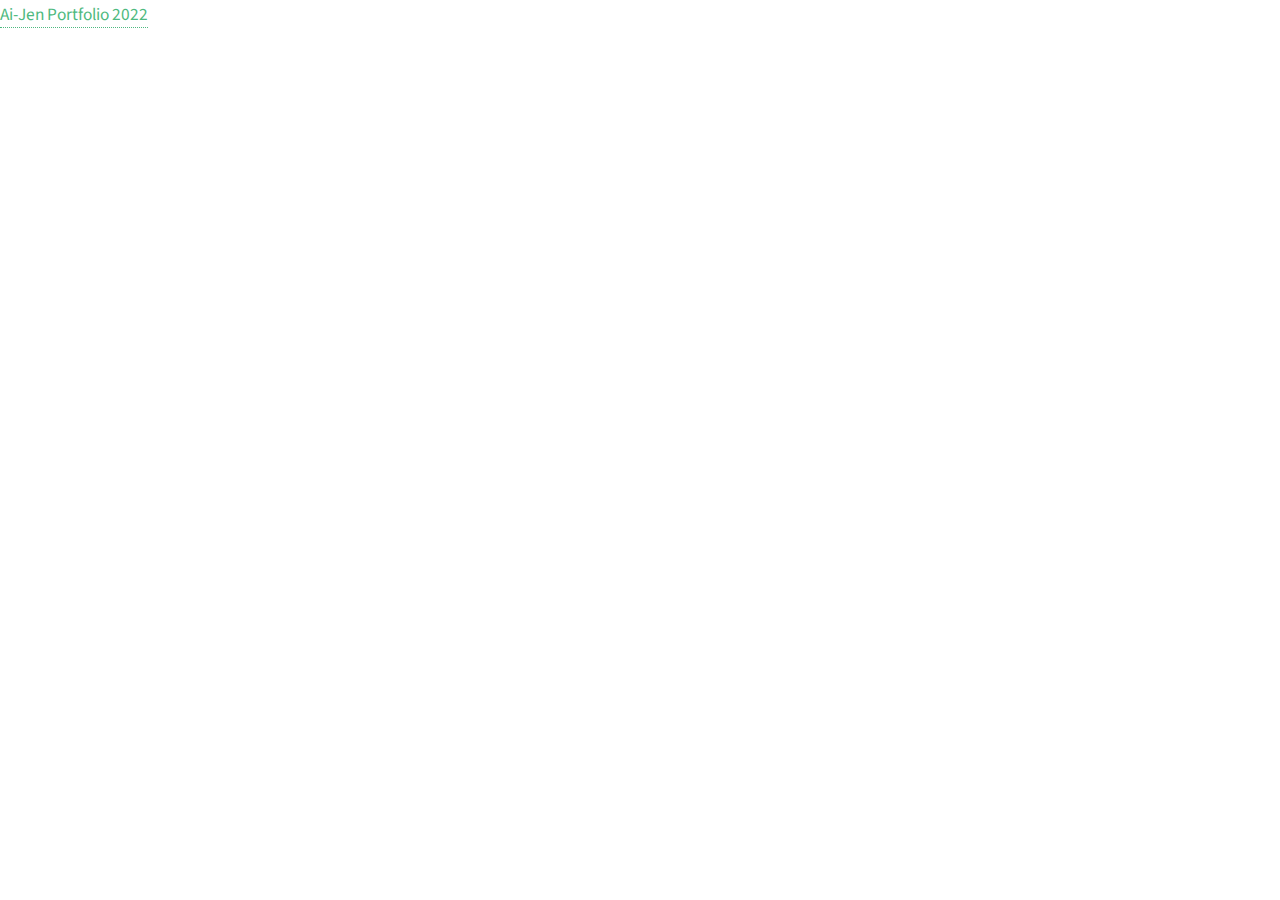
<file: jensite/index.html>
<!DOCTYPE HTML>
<!--
	Directive by HTML5 UP
	html5up.net | @ajlkn
	Free for personal and commercial use under the CCA 3.0 license (html5up.net/license)
-->
<html>
	<head>
		<title>Ai-Jen Jiang</title>
		<meta charset="utf-8" />
		<meta name="viewport" content="width=device-width, initial-scale=1, user-scalable=no" />
		<link rel="stylesheet" href="assets/css/main.css" />
	</head>
	<body class="is-preload">
		<div>
			<a href="https://online.flippingbook.com/view/764942723/" class="fbo-embed" data-fbo-id="764942723" data-fbo-ratio="16:9" data-fbo-lightbox="yes" data-fbo-width="100%" data-fbo-height="auto" data-fbo-version="1" style="max-width: 100%">Ai-Jen Portfolio 2022</a><script async defer src="https://online.flippingbook.com/EmbedScriptUrl.aspx?m=redir&hid=764942723"></script>
		</div>
	</body>
</html>
</file>
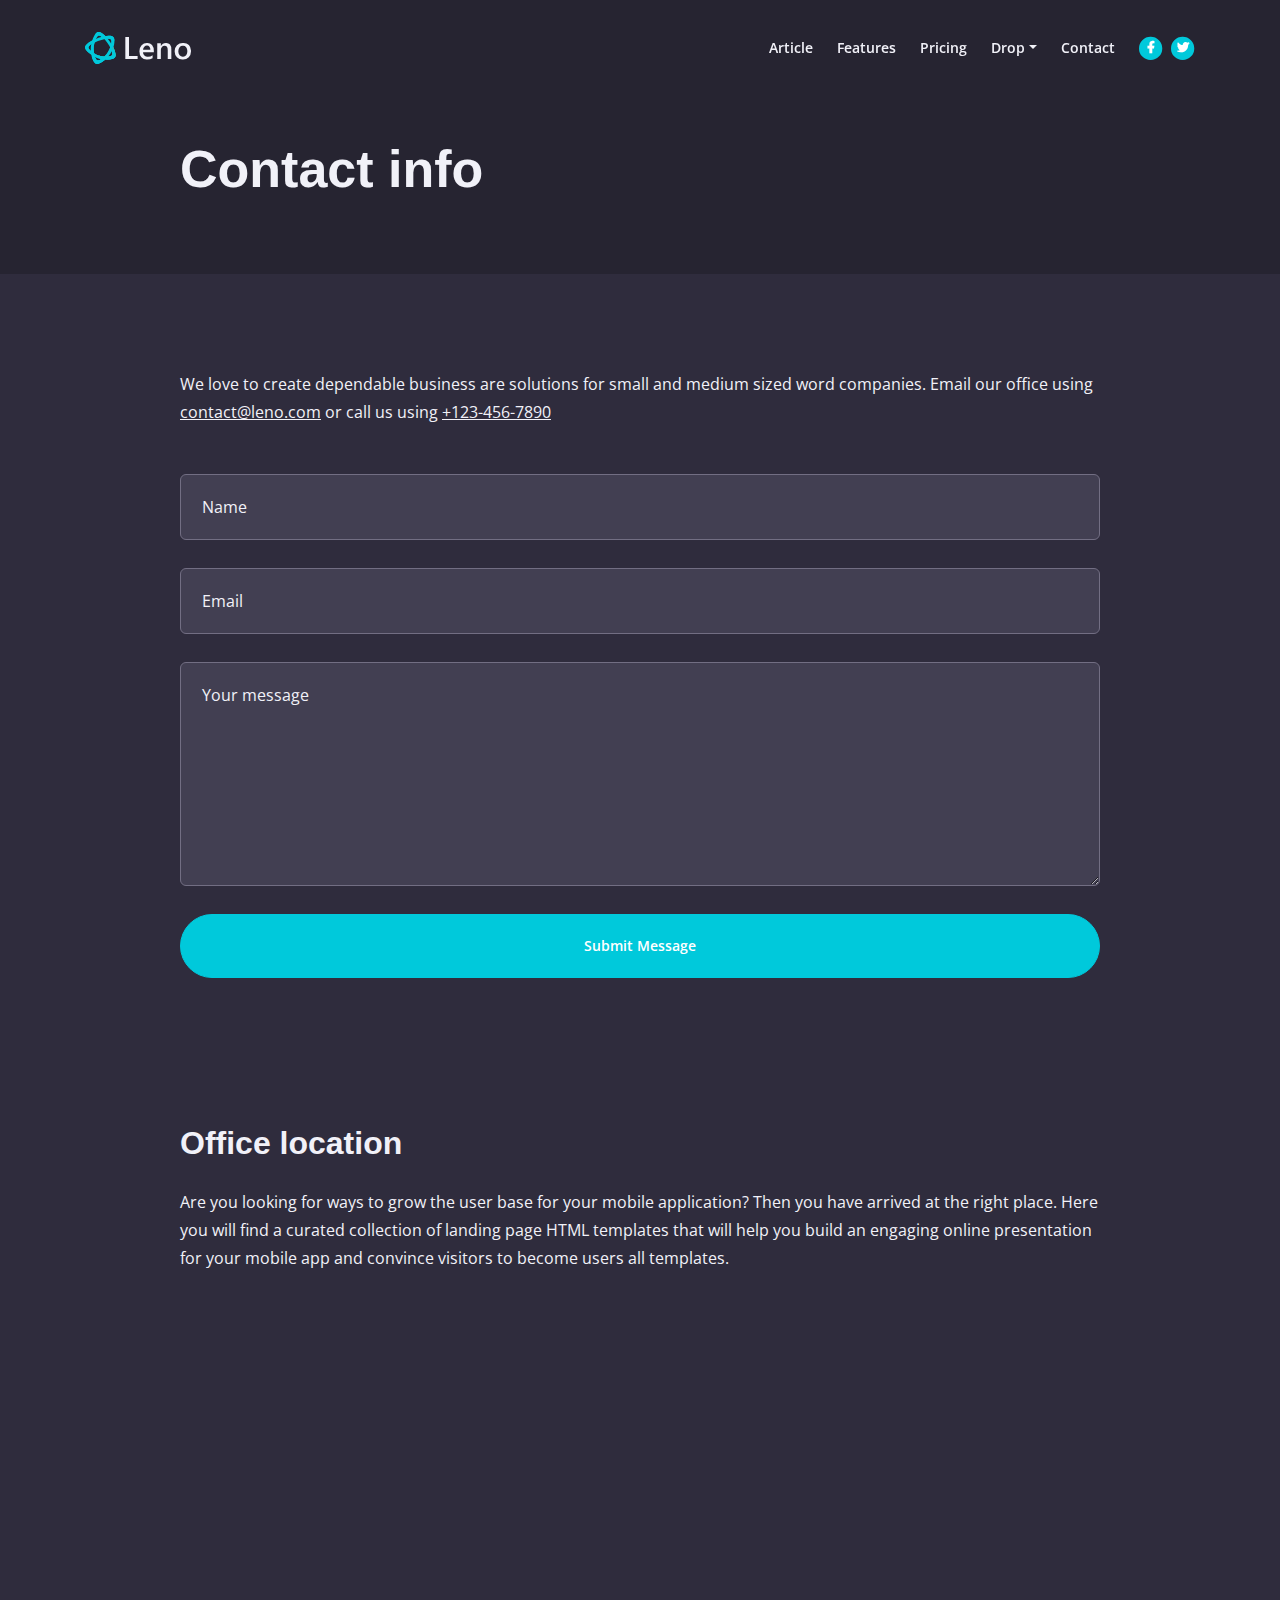
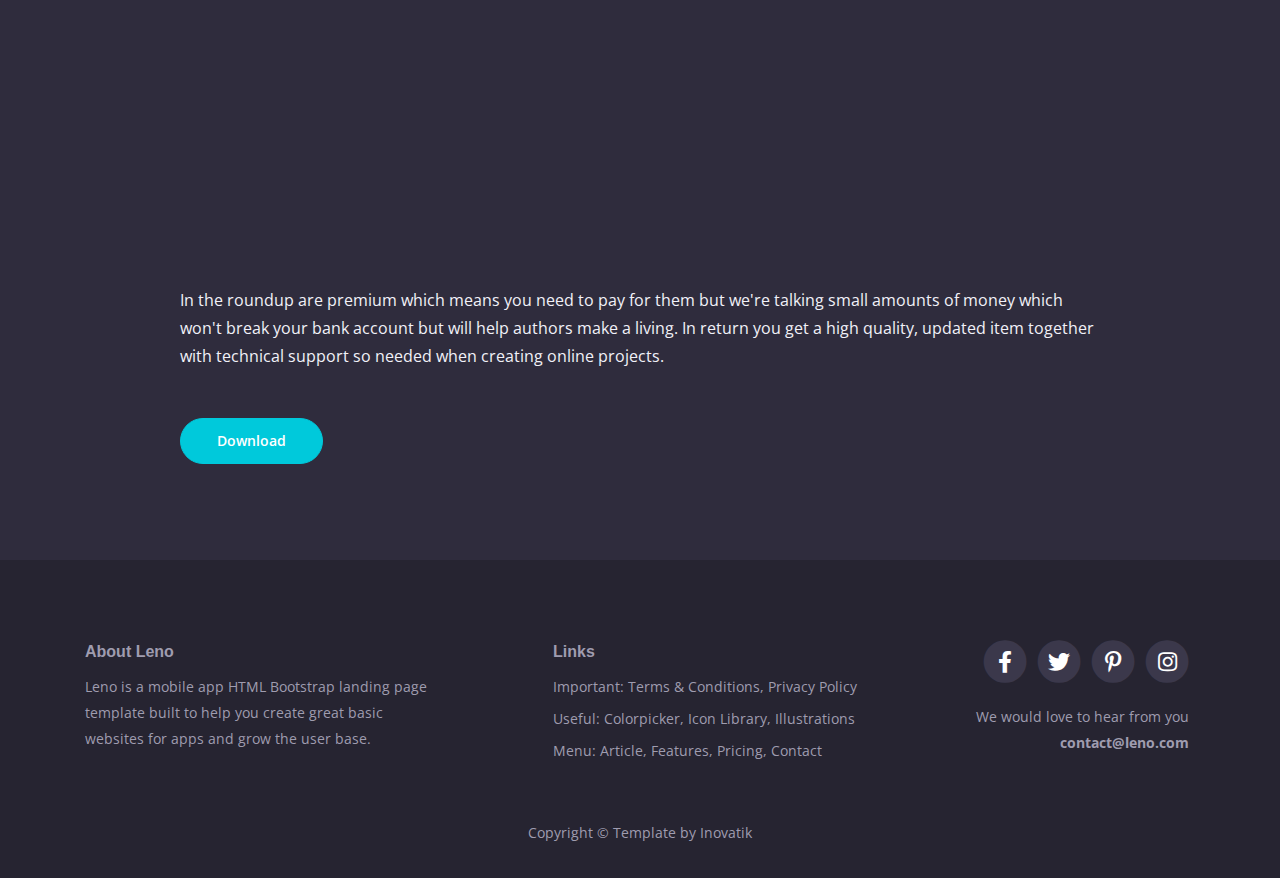
<file: web2/contact.html>
<!DOCTYPE html>
<html lang="en">
<head>
    <meta charset="utf-8">
    <meta name="viewport" content="width=device-width, initial-scale=1, shrink-to-fit=no">
    
    <!-- SEO Meta Tags -->
    <meta name="description" content="Leno is a mobile app landing page template made with HTML and Bootstrap to help you present mobile apps to the online audience and convince visitors to download from the app stores">
    <meta name="author" content="Inovatik">

    <!-- OG Meta Tags to improve the way the post looks when you share the page on LinkedIn, Facebook, Google+ -->
	<meta property="og:site_name" content="" /> <!-- website name -->
	<meta property="og:site" content="" /> <!-- website link -->
	<meta property="og:title" content=""/> <!-- title shown in the actual shared post -->
	<meta property="og:description" content="" /> <!-- description shown in the actual shared post -->
	<meta property="og:image" content="" /> <!-- image link, make sure it's jpg -->
	<meta property="og:url" content="" /> <!-- where do you want your post to link to -->
	<meta property="og:type" content="article" />

    <!-- Webpage Title -->
    <title>Contact Details - Leno</title>
    
    <!-- Styles -->
    <link href="https://fonts.googleapis.com/css2?family=Open+Sans:ital,wght@0,400;0,600;0,700;1,400&display=swap" rel="stylesheet">
    <link href="https://fonts.googleapis.com/css2?family=Poppins:wght@600&display=swap" rel="stylesheet">
    <link href="css/bootstrap.css" rel="stylesheet">
    <link href="css/fontawesome-all.css" rel="stylesheet">
    <link href="css/swiper.css" rel="stylesheet">
	<link href="css/magnific-popup.css" rel="stylesheet">
	<link href="css/styles.css" rel="stylesheet">
	
	<!-- Favicon  -->
    <link rel="icon" href="images/favicon.png">
</head>
<body data-spy="scroll" data-target=".fixed-top">
    
    <!-- Navigation -->
    <nav class="navbar navbar-expand-lg fixed-top navbar-dark">
        <div class="container">
            
            <!-- Text Logo - Use this if you don't have a graphic logo -->
            <!-- <a class="navbar-brand logo-text page-scroll" href="index.html">Leno</a> -->

            <!-- Image Logo -->
            <a class="navbar-brand logo-image" href="index.html"><img src="images/logo.svg" alt="alternative"></a> 

            <button class="navbar-toggler p-0 border-0" type="button" data-toggle="offcanvas">
                <span class="navbar-toggler-icon"></span>
            </button>

            <div class="navbar-collapse offcanvas-collapse" id="navbarsExampleDefault">
                <ul class="navbar-nav ml-auto">
                    <li class="nav-item">
                        <a class="nav-link page-scroll" href="article.html">Article <span class="sr-only">(current)</span></a>
                    </li>
                    <li class="nav-item">
                        <a class="nav-link page-scroll" href="features.html">Features</a>
                    </li>
                    <li class="nav-item">
                        <a class="nav-link page-scroll" href="pricing.html">Pricing</a>
                    </li>
                    <li class="nav-item dropdown">
                        <a class="nav-link dropdown-toggle" href="#" id="dropdown01" data-toggle="dropdown" aria-haspopup="true" aria-expanded="false">Drop</a>
                        <div class="dropdown-menu" aria-labelledby="dropdown01">
                            <a class="dropdown-item page-scroll" href="terms.html">Terms Conditions</a>
                            <div class="dropdown-divider"></div>
                            <a class="dropdown-item page-scroll" href="privacy.html">Privacy Policy</a>
                        </div>
                    </li>
                    <li class="nav-item">
                        <a class="nav-link page-scroll" href="contact.html">Contact</a>
                    </li>
                </ul>
                <span class="nav-item social-icons">
                    <span class="fa-stack">
                        <a href="#your-link">
                            <i class="fas fa-circle fa-stack-2x"></i>
                            <i class="fab fa-facebook-f fa-stack-1x"></i>
                        </a>
                    </span>
                    <span class="fa-stack">
                        <a href="#your-link">
                            <i class="fas fa-circle fa-stack-2x"></i>
                            <i class="fab fa-twitter fa-stack-1x"></i>
                        </a>
                    </span>
                </span>
            </div> <!-- end of navbar-collapse -->
        </div> <!-- end of container -->
    </nav> <!-- end of navbar -->
    <!-- end of navigation -->


    <!-- Header -->
    <header class="ex-header bg-dark-blue">
        <div class="container">
            <div class="row">
                <div class="col-xl-10 offset-xl-1">
                    <h1>Contact info</h1>
                </div> <!-- end of col -->
            </div> <!-- end of row -->
        </div> <!-- end of container -->
    </header> <!-- end of ex-header -->
    <!-- end of header -->


    <!-- Form -->
    <div class="ex-form-1 pt-6 pb-5">
        <div class="container">
            <div class="row">
                <div class="col-xl-10 offset-xl-1">
                    <p class="mb-5">We love to create dependable business are solutions for small and medium sized word companies. Email our office using <a href="mailto:contact@leno.com">contact@leno.com</a> or call us using <a href="tel:123-456-7890">+123-456-7890</a></p>
                    
                    <!-- Contact Form -->
                    <form id="contactForm" class="mb-6" data-toggle="validator" data-focus="false">
                        <div class="form-group">
                            <input type="text" class="form-control-input" id="cname" required>
                            <label class="label-control" for="cname">Name</label>
                            <div class="help-block with-errors"></div>
                        </div>
                        <div class="form-group">
                            <input type="email" class="form-control-input" id="cemail" required>
                            <label class="label-control" for="cemail">Email</label>
                            <div class="help-block with-errors"></div>
                        </div>
                        <div class="form-group">
                            <textarea class="form-control-textarea" id="cmessage" required></textarea>
                            <label class="label-control" for="cmessage">Your message</label>
                            <div class="help-block with-errors"></div>
                        </div>
                        <div class="form-group">
                            <button type="submit" class="form-control-submit-button">Submit Message</button>
                        </div>
                        <div class="form-message">
                            <div id="cmsgSubmit" class="h3 text-center hidden"></div>
                        </div>
                    </form>
                    <!-- end of contact form -->

                </div> <!-- end of col -->
            </div> <!-- end of row -->
        </div> <!-- end of container -->
    </div> <!-- end of ex-form-1 -->
    <!-- end of form -->


    <!-- Basic -->
    <div class="ex-basic-1">
        <div class="container">
            <div class="row">
                <div class="col-xl-10 offset-xl-1">
                    <h2 class="mb-4">Office location</h2>
                    <p class="mb-5">Are you looking for ways to grow the user base for your mobile application? Then you have arrived at the right place. Here you will find a curated collection of landing page HTML templates that will help you build an engaging online presentation for your mobile app and convince visitors to become users all templates.</p>
                        
                    <div class="map-responsive">
                        <iframe src="https://www.google.com/maps/embed?pb=!1m18!1m12!1m3!1d1241.5303553091994!2d-0.14076024298621118!3d51.51210217963597!2m3!1f0!2f0!3f0!3m2!1i1024!2i768!4f13.1!3m3!1m2!1s0x487604d502268421%3A0x6a7d62889992f993!2sRegent+St%2C+Soho%2C+London+W1B+5TH%2C+UK!5e0!3m2!1sen!2sro!4v1476174541049" allowfullscreen></iframe>
                    </div>
                        
                    <p class="mb-5">In the roundup are premium which means you need to pay for them but we're talking small amounts of money which won't break your bank account but will help authors make a living. In return you get a high quality, updated item together with technical support so needed when creating online projects.</p>
                    <a class="btn-solid-reg mb-6" href="index.html">Download</a>
                </div> <!-- end of col -->
            </div> <!-- end of row -->
        </div> <!-- end of container -->
    </div> <!-- end of ex-basic-1 -->
    <!-- end of basic -->


    <!-- Footer -->
    <div class="footer bg-dark-blue">
        <div class="container">
            <div class="row">
                <div class="col-lg-12">
                    <div class="footer-col first">
                        <h6>About Leno</h6>
                        <p class="p-small">Leno is a mobile app HTML Bootstrap landing page template built to help you create great basic websites for apps and grow the user base.</p>
                    </div> <!-- end of footer-col -->
                    <div class="footer-col second">
                        <h6>Links</h6>
                        <ul class="list-unstyled li-space-lg p-small">
                            <li>Important: <a href="terms.html">Terms & Conditions</a>, <a href="privacy.html">Privacy Policy</a></li>
                            <li>Useful: <a href="#">Colorpicker</a>, <a href="#">Icon Library</a>, <a href="#">Illustrations</a></li>
                            <li>Menu: <a href="article.html">Article</a>, <a href="features.html">Features</a>, <a href="pricing.html">Pricing</a>, <a href="contact.html">Contact</a></li>
                        </ul>
                    </div> <!-- end of footer-col -->
                    <div class="footer-col third">
                        <span class="fa-stack">
                            <a href="#your-link">
                                <i class="fas fa-circle fa-stack-2x"></i>
                                <i class="fab fa-facebook-f fa-stack-1x"></i>
                            </a>
                        </span>
                        <span class="fa-stack">
                            <a href="#your-link">
                                <i class="fas fa-circle fa-stack-2x"></i>
                                <i class="fab fa-twitter fa-stack-1x"></i>
                            </a>
                        </span>
                        <span class="fa-stack">
                            <a href="#your-link">
                                <i class="fas fa-circle fa-stack-2x"></i>
                                <i class="fab fa-pinterest-p fa-stack-1x"></i>
                            </a>
                        </span>
                        <span class="fa-stack">
                            <a href="#your-link">
                                <i class="fas fa-circle fa-stack-2x"></i>
                                <i class="fab fa-instagram fa-stack-1x"></i>
                            </a>
                        </span>
                        <p class="p-small">We would love to hear from you <a href="mailto:contact@leno.com"><strong>contact@leno.com</strong></a></p>
                    </div> <!-- end of footer-col -->
                </div> <!-- end of col -->
            </div> <!-- end of row -->
        </div> <!-- end of container -->
    </div> <!-- end of footer -->  
    <!-- end of footer -->


    <!-- Copyright -->
    <div class="copyright bg-dark-blue">
        <div class="container">
            <div class="row">
                <div class="col-lg-12">
                    <p class="p-small">Copyright © <a href="https://inovatik.com">Template by Inovatik</a></p>
                </div> <!-- end of col -->
            </div> <!-- enf of row -->
        </div> <!-- end of container -->
    </div> <!-- end of copyright --> 
    <!-- end of copyright -->
    
    	
    <!-- Scripts -->
    <script src="js/jquery.min.js"></script> <!-- jQuery for Bootstrap's JavaScript plugins -->
    <script src="js/bootstrap.min.js"></script> <!-- Bootstrap framework -->
    <script src="js/jquery.easing.min.js"></script> <!-- jQuery Easing for smooth scrolling between anchors -->
    <script src="js/swiper.min.js"></script> <!-- Swiper for image and text sliders -->
    <script src="js/jquery.magnific-popup.js"></script> <!-- Magnific Popup for lightboxes -->
    <script src="js/morphext.min.js"></script> <!-- Morphtext rotating text in the header -->
    <script src="js/validator.min.js"></script> <!-- Validator.js - Bootstrap plugin that validates forms -->
    <script src="js/scripts.js"></script> <!-- Custom scripts -->
</body>
</html>
</file>
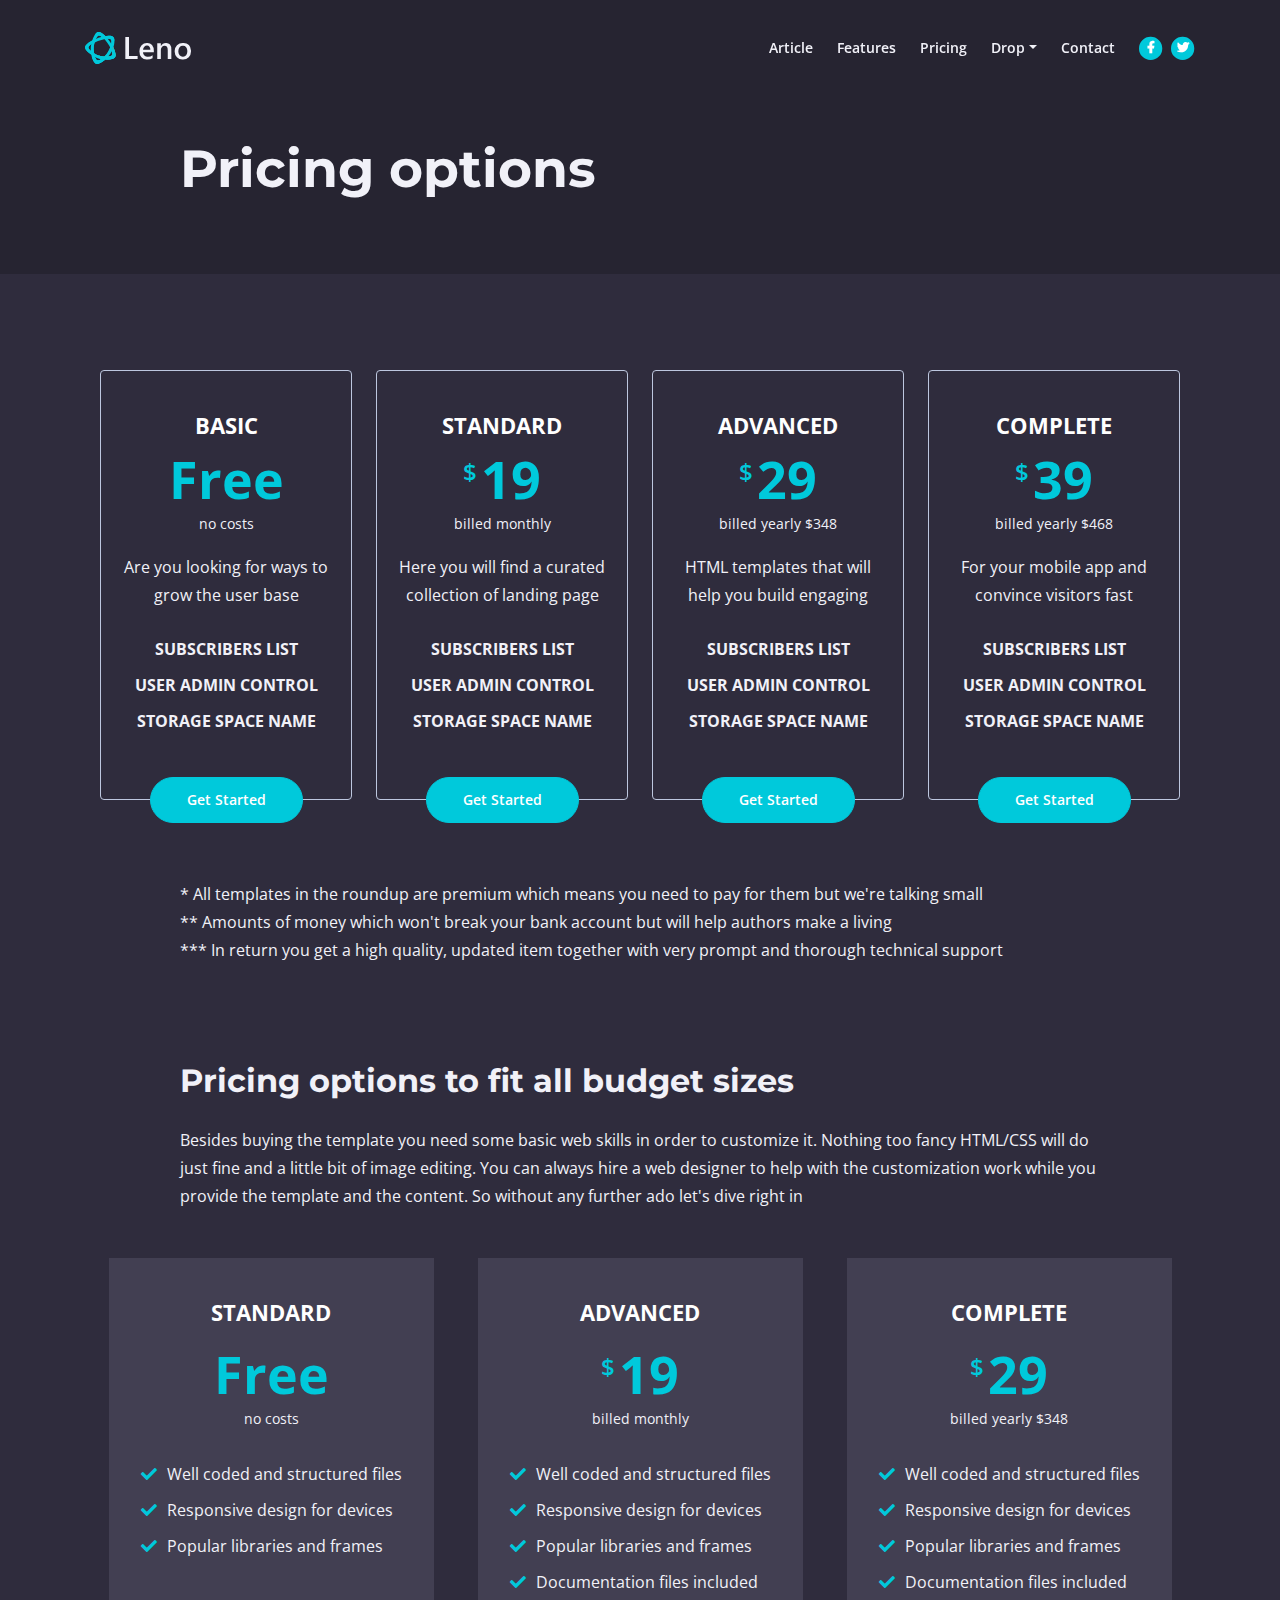
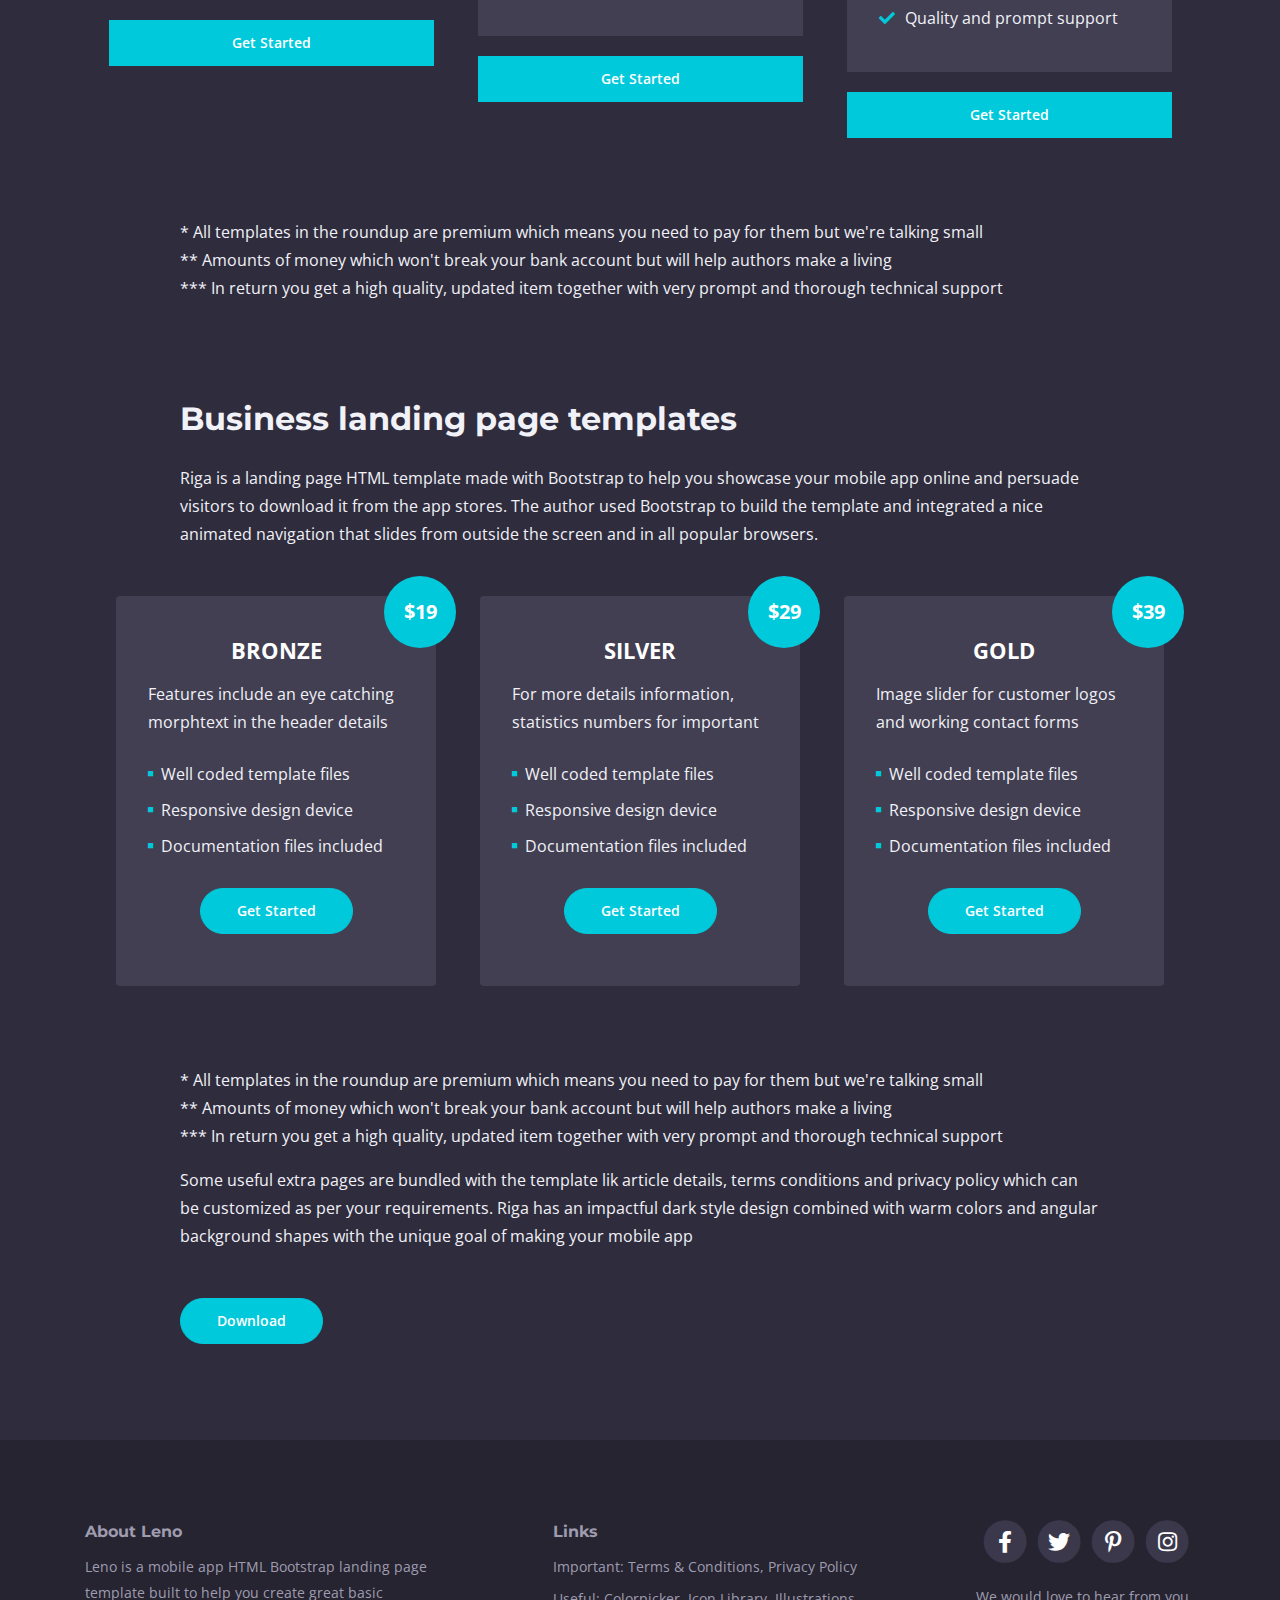
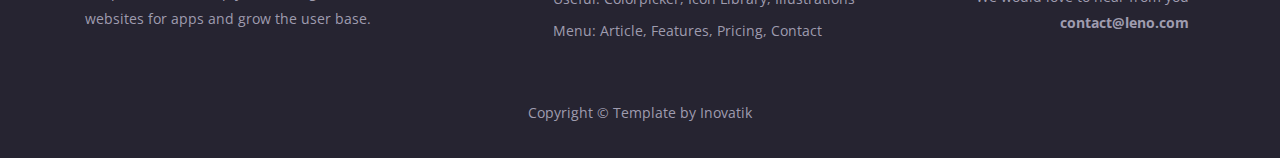
<file: web2/pricing.html>
<!DOCTYPE html>
<html lang="en">
<head>
    <meta charset="utf-8">
    <meta name="viewport" content="width=device-width, initial-scale=1, shrink-to-fit=no">
    
    <!-- SEO Meta Tags -->
    <meta name="description" content="Leno is a mobile app landing page template made with HTML and Bootstrap to help you present mobile apps to the online audience and convince visitors to download from the app stores">
    <meta name="author" content="Inovatik">

    <!-- OG Meta Tags to improve the way the post looks when you share the page on LinkedIn, Facebook, Google+ -->
	<meta property="og:site_name" content="" /> <!-- website name -->
	<meta property="og:site" content="" /> <!-- website link -->
	<meta property="og:title" content=""/> <!-- title shown in the actual shared post -->
	<meta property="og:description" content="" /> <!-- description shown in the actual shared post -->
	<meta property="og:image" content="" /> <!-- image link, make sure it's jpg -->
	<meta property="og:url" content="" /> <!-- where do you want your post to link to -->
	<meta property="og:type" content="article" />

    <!-- Webpage Title -->
    <title>Pricing Options - Leno</title>
    
    <!-- Styles -->
    <link href="https://fonts.googleapis.com/css2?family=Open+Sans:ital,wght@0,400;0,600;0,700;1,400&display=swap" rel="stylesheet">
    <link href="https://fonts.googleapis.com/css2?family=Montserrat:wght@700&display=swap" rel="stylesheet">
    <link href="css/bootstrap.css" rel="stylesheet">
    <link href="css/fontawesome-all.css" rel="stylesheet">
    <link href="css/swiper.css" rel="stylesheet">
	<link href="css/magnific-popup.css" rel="stylesheet">
	<link href="css/styles.css" rel="stylesheet">
	
	<!-- Favicon  -->
    <link rel="icon" href="images/favicon.png">
</head>
<body data-spy="scroll" data-target=".fixed-top">
    
    <!-- Navigation -->
    <nav class="navbar navbar-expand-lg fixed-top navbar-dark">
        <div class="container">
            
            <!-- Text Logo - Use this if you don't have a graphic logo -->
            <!-- <a class="navbar-brand logo-text page-scroll" href="index.html">Leno</a> -->

            <!-- Image Logo -->
            <a class="navbar-brand logo-image" href="index.html"><img src="images/logo.svg" alt="alternative"></a> 

            <button class="navbar-toggler p-0 border-0" type="button" data-toggle="offcanvas">
                <span class="navbar-toggler-icon"></span>
            </button>

            <div class="navbar-collapse offcanvas-collapse" id="navbarsExampleDefault">
                <ul class="navbar-nav ml-auto">
                    <li class="nav-item">
                        <a class="nav-link page-scroll" href="article.html">Article <span class="sr-only">(current)</span></a>
                    </li>
                    <li class="nav-item">
                        <a class="nav-link page-scroll" href="features.html">Features</a>
                    </li>
                    <li class="nav-item">
                        <a class="nav-link page-scroll" href="pricing.html">Pricing</a>
                    </li>
                    <li class="nav-item dropdown">
                        <a class="nav-link dropdown-toggle" href="#" id="dropdown01" data-toggle="dropdown" aria-haspopup="true" aria-expanded="false">Drop</a>
                        <div class="dropdown-menu" aria-labelledby="dropdown01">
                            <a class="dropdown-item page-scroll" href="terms.html">Terms Conditions</a>
                            <div class="dropdown-divider"></div>
                            <a class="dropdown-item page-scroll" href="privacy.html">Privacy Policy</a>
                        </div>
                    </li>
                    <li class="nav-item">
                        <a class="nav-link page-scroll" href="contact.html">Contact</a>
                    </li>
                </ul>
                <span class="nav-item social-icons">
                    <span class="fa-stack">
                        <a href="#your-link">
                            <i class="fas fa-circle fa-stack-2x"></i>
                            <i class="fab fa-facebook-f fa-stack-1x"></i>
                        </a>
                    </span>
                    <span class="fa-stack">
                        <a href="#your-link">
                            <i class="fas fa-circle fa-stack-2x"></i>
                            <i class="fab fa-twitter fa-stack-1x"></i>
                        </a>
                    </span>
                </span>
            </div> <!-- end of navbar-collapse -->
        </div> <!-- end of container -->
    </nav> <!-- end of navbar -->
    <!-- end of navigation -->


    <!-- Header -->
    <header class="ex-header bg-dark-blue">
        <div class="container">
            <div class="row">
                <div class="col-xl-10 offset-xl-1">
                    <h1>Pricing options</h1>
                </div> <!-- end of col -->
            </div> <!-- end of row -->
        </div> <!-- end of container -->
    </header> <!-- end of ex-header -->
    <!-- end of header -->


    <!-- Cards -->
    <div class="ex-cards-2 pt-6">
        <div class="container">
            <div class="row">
                <div class="col-lg-12">
                    
                    <!-- Card-->
                    <div class="card">
                        <div class="card-body">
                            <div class="package">BASIC</div>
                            <div class="price"><span class="value">Free</span></div>
                            <div class="period p-small">no costs</div>
                            <p>Are you looking for ways to grow the user base</p>
                            <ul class="list-unstyled li-space-lg">
                                <li><strong>SUBSCRIBERS LIST</strong></li>
                                <li><strong>USER ADMIN CONTROL </strong></li>
                                <li><strong>STORAGE SPACE NAME</strong></li>
                            </ul>
                            <div class="button-wrapper">
                                <a class="btn-solid-reg page-scroll" href="index.html#inquiry">Get Started</a>
                            </div>
                        </div>
                    </div> <!-- end of card -->
                    <!-- end of card -->

                    <!-- Card-->
                    <div class="card">
                        <div class="card-body">
                            <div class="package">STANDARD</div>
                            <div class="price"><span class="currency">$</span><span class="value">19</span></div>
                            <div class="period p-small">billed monthly</div>
                            <p>Here you will find a curated collection of landing page</p>
                            <ul class="list-unstyled li-space-lg">
                                <li><strong>SUBSCRIBERS LIST</strong></li>
                                <li><strong>USER ADMIN CONTROL </strong></li>
                                <li><strong>STORAGE SPACE NAME</strong></li>
                            </ul>
                            <div class="button-wrapper">
                                <a class="btn-solid-reg page-scroll" href="index.html#inquiry">Get Started</a>
                            </div>
                        </div>
                    </div> <!-- end of card -->
                    <!-- end of card -->

                    <!-- Card-->
                    <div class="card">
                        <div class="card-body">
                            <div class="package">ADVANCED</div>
                            <div class="price"><span class="currency">$</span><span class="value">29</span></div>
                            <div class="period p-small">billed yearly $348</div>
                            <p>HTML templates that will help you build engaging</p>
                            <ul class="list-unstyled li-space-lg">
                                <li><strong>SUBSCRIBERS LIST</strong></li>
                                <li><strong>USER ADMIN CONTROL </strong></li>
                                <li><strong>STORAGE SPACE NAME</strong></li>
                            </ul>
                            <div class="button-wrapper">
                                <a class="btn-solid-reg page-scroll" href="index.html#inquiry">Get Started</a>
                            </div>
                        </div>
                    </div> <!-- end of card -->
                    <!-- end of card -->

                    <!-- Card-->
                    <div class="card">
                        <div class="card-body">
                            <div class="package">COMPLETE</div>
                            <div class="price"><span class="currency">$</span><span class="value">39</span></div>
                            <div class="period p-small">billed yearly $468</div>
                            <p>For your mobile app and convince visitors fast</p>
                            <ul class="list-unstyled li-space-lg">
                                <li><strong>SUBSCRIBERS LIST</strong></li>
                                <li><strong>USER ADMIN CONTROL </strong></li>
                                <li><strong>STORAGE SPACE NAME</strong></li>
                            </ul>
                            <div class="button-wrapper">
                                <a class="btn-solid-reg page-scroll" href="index.html#inquiry">Get Started</a>
                            </div>
                        </div>
                    </div> <!-- end of card -->
                    <!-- end of card -->

                </div> <!-- end of col -->
            </div> <!-- end of row -->
        </div> <!-- end of container -->
    </div> <!-- end of ex-cards-2 -->
    <!-- end of cards -->


    <!-- Basic -->
    <div class="ex-basic-1">
        <div class="container">
            <div class="row">
                <div class="col-xl-10 offset-xl-1">
                    <p class="mb-6">* All templates in the roundup are premium which means you need to pay for them but we're talking small
                    <br>** Amounts of money which won't break your bank account but will help authors make a living 
                    <br>*** In return you get a high quality, updated item together with very prompt and thorough technical support</p>
                    
                    <h2 class="mb-4">Pricing options to fit all budget sizes</h2>
                    <p class="mb-5">Besides buying the template you need some basic web skills in order to customize it. Nothing too fancy HTML/CSS will do just fine and a little bit of image editing. You can always hire a web designer to help with the customization work while you provide the template and the content. So without any further ado let's dive right in</p>
                </div> <!-- end of col -->
            </div> <!-- end of row -->
        </div> <!-- end of container -->
    </div> <!-- end of ex-basic-1 -->
    <!-- end of basic -->


    <!-- Cards -->
    <div class="ex-cards-3">
        <div class="container">
            <div class="row">
                <div class="col-lg-12">
                    
                    <!-- Card-->
                    <div class="card">
                        <div class="card-body">
                            <div class="package">STANDARD</div>
                            <div class="price"><span class="value">Free</span></div>
                            <div class="period p-small">no costs</div>
                            <ul class="list-unstyled li-space-lg">
                                <li class="media">
                                    <i class="fas fa-check"></i>
                                    <div class="media-body">Well coded and structured files</div>
                                </li>
                                <li class="media">
                                    <i class="fas fa-check"></i>
                                    <div class="media-body">Responsive design for devices</div>
                                </li>
                                <li class="media">
                                    <i class="fas fa-check"></i>
                                    <div class="media-body">Popular libraries and frames</div>
                                </li>
                            </ul>
                        </div>
                        <a class="btn-solid-reg page-scroll" href="index.html#inquiry">Get Started</a>
                    </div> <!-- end of card -->
                    <!-- end of card -->

                    <!-- Card-->
                    <div class="card">
                        <div class="card-body">
                            <div class="package">ADVANCED</div>
                            <div class="price"><span class="currency">$</span><span class="value">19</span></div>
                            <div class="period p-small">billed monthly</div>
                            <ul class="list-unstyled li-space-lg">
                                <li class="media">
                                    <i class="fas fa-check"></i>
                                    <div class="media-body">Well coded and structured files</div>
                                </li>
                                <li class="media">
                                    <i class="fas fa-check"></i>
                                    <div class="media-body">Responsive design for devices</div>
                                </li>
                                <li class="media">
                                    <i class="fas fa-check"></i>
                                    <div class="media-body">Popular libraries and frames</div>
                                </li>
                                <li class="media">
                                    <i class="fas fa-check"></i>
                                    <div class="media-body">Documentation files included</div>
                                </li>
                            </ul>
                        </div>
                        <a class="btn-solid-reg page-scroll" href="index.html#inquiry">Get Started</a>
                    </div> <!-- end of card -->
                    <!-- end of card -->


                    <!-- Card-->
                    <div class="card">
                        <div class="card-body">
                            <div class="package">COMPLETE</div>
                            <div class="price"><span class="currency">$</span><span class="value">29</span></div>
                            <div class="period p-small">billed yearly $348</div>
                            <ul class="list-unstyled li-space-lg">
                                <li class="media">
                                    <i class="fas fa-check"></i>
                                    <div class="media-body">Well coded and structured files</div>
                                </li>
                                <li class="media">
                                    <i class="fas fa-check"></i>
                                    <div class="media-body">Responsive design for devices</div>
                                </li>
                                <li class="media">
                                    <i class="fas fa-check"></i>
                                    <div class="media-body">Popular libraries and frames</div>
                                </li>
                                <li class="media">
                                    <i class="fas fa-check"></i>
                                    <div class="media-body">Documentation files included</div>
                                </li>
                                <li class="media">
                                    <i class="fas fa-check"></i>
                                    <div class="media-body">Quality and prompt support</div>
                                </li>
                            </ul>
                        </div>
                        <a class="btn-solid-reg page-scroll" href="index.html#inquiry">Get Started</a>
                    </div> <!-- end of card -->
                    <!-- end of card -->

                </div> <!-- end of col -->
            </div> <!-- end of row -->
        </div> <!-- end of container -->
    </div> <!-- end of ex-cards-3 -->
    <!-- end of cards -->


    <!-- Basic -->
    <div class="ex-basic-1">
        <div class="container">
            <div class="row">
                <div class="col-xl-10 offset-xl-1">
                        <p class="mb-6">* All templates in the roundup are premium which means you need to pay for them but we're talking small
                        <br>** Amounts of money which won't break your bank account but will help authors make a living 
                        <br>*** In return you get a high quality, updated item together with very prompt and thorough technical support</p>
                        
                        <h2 class="mb-4">Business landing page templates</h2>
                        <p class="mb-5">Riga is a landing page HTML template made with Bootstrap to help you showcase your mobile app online and persuade visitors to download it from the app stores. The author used Bootstrap to build the template and integrated a nice animated navigation that slides from outside the screen and in all popular browsers.</p>
                </div> <!-- end of col -->
            </div> <!-- end of row -->
        </div> <!-- end of container -->
    </div> <!-- end of ex-basic-1 -->
    <!-- end of basic -->


    <!-- Cards -->
    <div class="ex-cards-4">
        <div class="container">
            <div class="row">
                <div class="col-lg-12">
                    
                    <!-- Card-->
                    <div class="card">
                        <div class="price"><span class="value">$19</span></div>
                        <div class="card-body">
                            <div class="package">BRONZE</div>
                            <p>Features include an eye catching morphtext in the header details</p>
                            <ul class="list-unstyled li-space-lg">
                                <li class="media">
                                    <i class="fas fa-square"></i>
                                    <div class="media-body">Well coded template files</div>
                                </li>
                                <li class="media">
                                    <i class="fas fa-square"></i>
                                    <div class="media-body">Responsive design device</div>
                                </li>
                                <li class="media">
                                    <i class="fas fa-square"></i>
                                    <div class="media-body">Documentation files included</div>
                                </li>
                            </ul>
                            <div class="button-wrapper">
                                <a class="btn-solid-reg page-scroll" href="index.html#inquiry">Get Started</a>
                            </div>
                        </div>
                    </div> <!-- end of card -->
                    <!-- end of card -->

                    <!-- Card-->
                    <div class="card">
                        <div class="price"><span class="value">$29</span></div>
                        <div class="card-body">
                            <div class="package">SILVER</div>
                            <p>For more details information, statistics numbers for important</p>
                            <ul class="list-unstyled li-space-lg">
                                <li class="media">
                                    <i class="fas fa-square"></i>
                                    <div class="media-body">Well coded template files</div>
                                </li>
                                <li class="media">
                                    <i class="fas fa-square"></i>
                                    <div class="media-body">Responsive design device</div>
                                </li>
                                <li class="media">
                                    <i class="fas fa-square"></i>
                                    <div class="media-body">Documentation files included</div>
                                </li>
                            </ul>
                            <div class="button-wrapper">
                                <a class="btn-solid-reg page-scroll" href="index.html#inquiry">Get Started</a>
                            </div>
                        </div>
                    </div> <!-- end of card -->
                    <!-- end of card -->

                    <!-- Card-->
                    <div class="card">
                        <div class="price"><span class="value">$39</span></div>
                        <div class="card-body">
                            <div class="package">GOLD</div>
                            <p>Image slider for customer logos and working contact forms</p>
                            <ul class="list-unstyled li-space-lg">
                                <li class="media">
                                    <i class="fas fa-square"></i>
                                    <div class="media-body">Well coded template files</div>
                                </li>
                                <li class="media">
                                    <i class="fas fa-square"></i>
                                    <div class="media-body">Responsive design device</div>
                                </li>
                                <li class="media">
                                    <i class="fas fa-square"></i>
                                    <div class="media-body">Documentation files included</div>
                                </li>
                            </ul>
                            <div class="button-wrapper">
                                <a class="btn-solid-reg page-scroll" href="index.html#inquiry">Get Started</a>
                            </div>
                        </div>
                    </div> <!-- end of card -->
                    <!-- end of card -->

                </div> <!-- end of col -->
            </div> <!-- end of row -->
        </div> <!-- end of container -->
    </div> <!-- end of ex-cards-4 -->
    <!-- end of cards -->


    <!-- Basic -->
    <div class="ex-basic-1">
        <div class="container">
            <div class="row">
                <div class="col-xl-10 offset-xl-1">
                    <p>* All templates in the roundup are premium which means you need to pay for them but we're talking small
                    <br>** Amounts of money which won't break your bank account but will help authors make a living 
                    <br>*** In return you get a high quality, updated item together with very prompt and thorough technical support</p>
                    
                    <p class="mb-5">Some useful extra pages are bundled with the template lik article details, terms conditions and privacy policy which can be customized as per your requirements. Riga has an impactful dark style design combined with warm colors and angular background shapes with the unique goal of making your mobile app</p>

                    <a class="btn-solid-reg mb-6" href="index.html">Download</a>
                </div> <!-- end of col -->
            </div> <!-- end of row -->
        </div> <!-- end of container -->
    </div> <!-- end of ex-basic-1 -->
    <!-- end of basic -->


    <!-- Footer -->
    <div class="footer bg-dark-blue">
        <div class="container">
            <div class="row">
                <div class="col-lg-12">
                    <div class="footer-col first">
                        <h6>About Leno</h6>
                        <p class="p-small">Leno is a mobile app HTML Bootstrap landing page template built to help you create great basic websites for apps and grow the user base.</p>
                    </div> <!-- end of footer-col -->
                    <div class="footer-col second">
                        <h6>Links</h6>
                        <ul class="list-unstyled li-space-lg p-small">
                            <li>Important: <a href="terms.html">Terms & Conditions</a>, <a href="privacy.html">Privacy Policy</a></li>
                            <li>Useful: <a href="#">Colorpicker</a>, <a href="#">Icon Library</a>, <a href="#">Illustrations</a></li>
                            <li>Menu: <a href="article.html">Article</a>, <a href="features.html">Features</a>, <a href="pricing.html">Pricing</a>, <a href="contact.html">Contact</a></li>
                        </ul>
                    </div> <!-- end of footer-col -->
                    <div class="footer-col third">
                        <span class="fa-stack">
                            <a href="#your-link">
                                <i class="fas fa-circle fa-stack-2x"></i>
                                <i class="fab fa-facebook-f fa-stack-1x"></i>
                            </a>
                        </span>
                        <span class="fa-stack">
                            <a href="#your-link">
                                <i class="fas fa-circle fa-stack-2x"></i>
                                <i class="fab fa-twitter fa-stack-1x"></i>
                            </a>
                        </span>
                        <span class="fa-stack">
                            <a href="#your-link">
                                <i class="fas fa-circle fa-stack-2x"></i>
                                <i class="fab fa-pinterest-p fa-stack-1x"></i>
                            </a>
                        </span>
                        <span class="fa-stack">
                            <a href="#your-link">
                                <i class="fas fa-circle fa-stack-2x"></i>
                                <i class="fab fa-instagram fa-stack-1x"></i>
                            </a>
                        </span>
                        <p class="p-small">We would love to hear from you <a href="mailto:contact@leno.com"><strong>contact@leno.com</strong></a></p>
                    </div> <!-- end of footer-col -->
                </div> <!-- end of col -->
            </div> <!-- end of row -->
        </div> <!-- end of container -->
    </div> <!-- end of footer -->  
    <!-- end of footer -->


    <!-- Copyright -->
    <div class="copyright bg-dark-blue">
        <div class="container">
            <div class="row">
                <div class="col-lg-12">
                    <p class="p-small">Copyright © <a href="https://inovatik.com">Template by Inovatik</a></p>
                </div> <!-- end of col -->
            </div> <!-- enf of row -->
        </div> <!-- end of container -->
    </div> <!-- end of copyright --> 
    <!-- end of copyright -->
    
    	
    <!-- Scripts -->
    <script src="js/jquery.min.js"></script> <!-- jQuery for Bootstrap's JavaScript plugins -->
    <script src="js/bootstrap.min.js"></script> <!-- Bootstrap framework -->
    <script src="js/jquery.easing.min.js"></script> <!-- jQuery Easing for smooth scrolling between anchors -->
    <script src="js/swiper.min.js"></script> <!-- Swiper for image and text sliders -->
    <script src="js/jquery.magnific-popup.js"></script> <!-- Magnific Popup for lightboxes -->
    <script src="js/morphext.min.js"></script> <!-- Morphtext rotating text in the header -->
    <script src="js/validator.min.js"></script> <!-- Validator.js - Bootstrap plugin that validates forms -->
    <script src="js/scripts.js"></script> <!-- Custom scripts -->
</body>
</html>
</file>
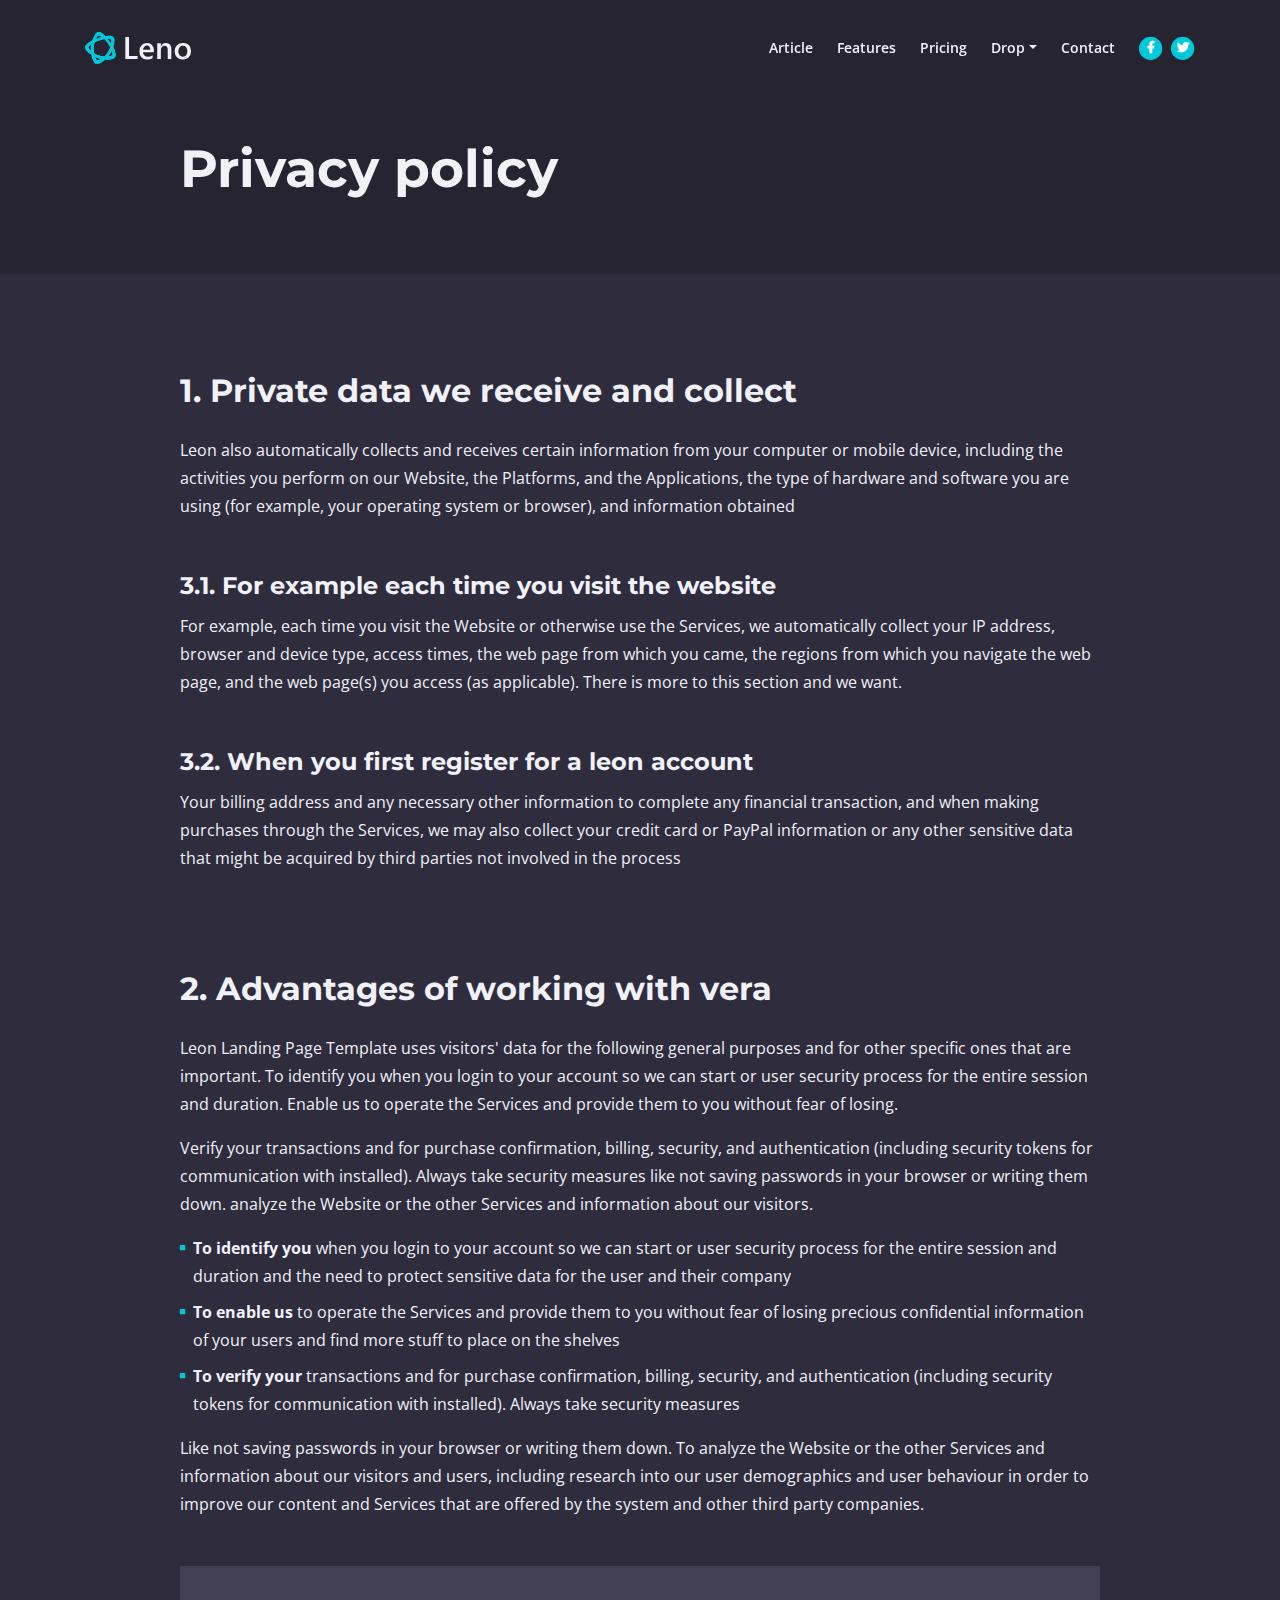
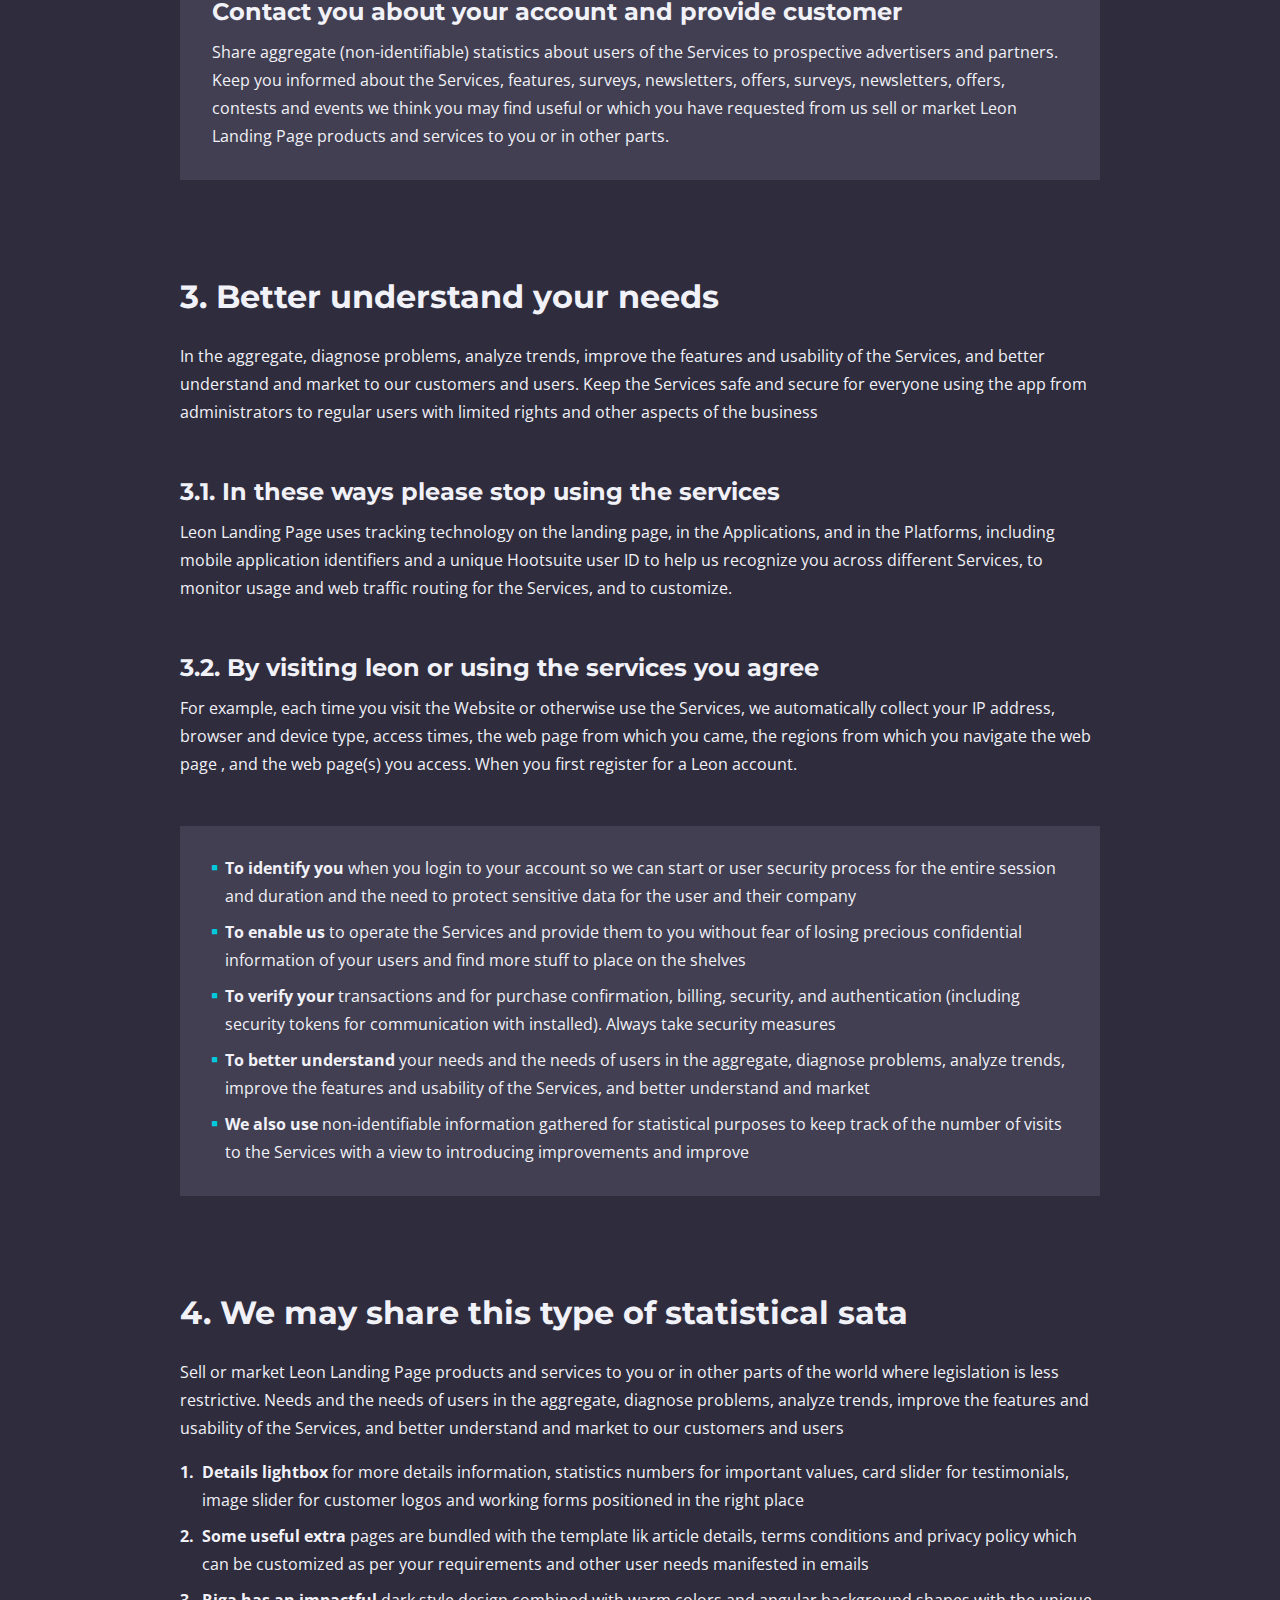
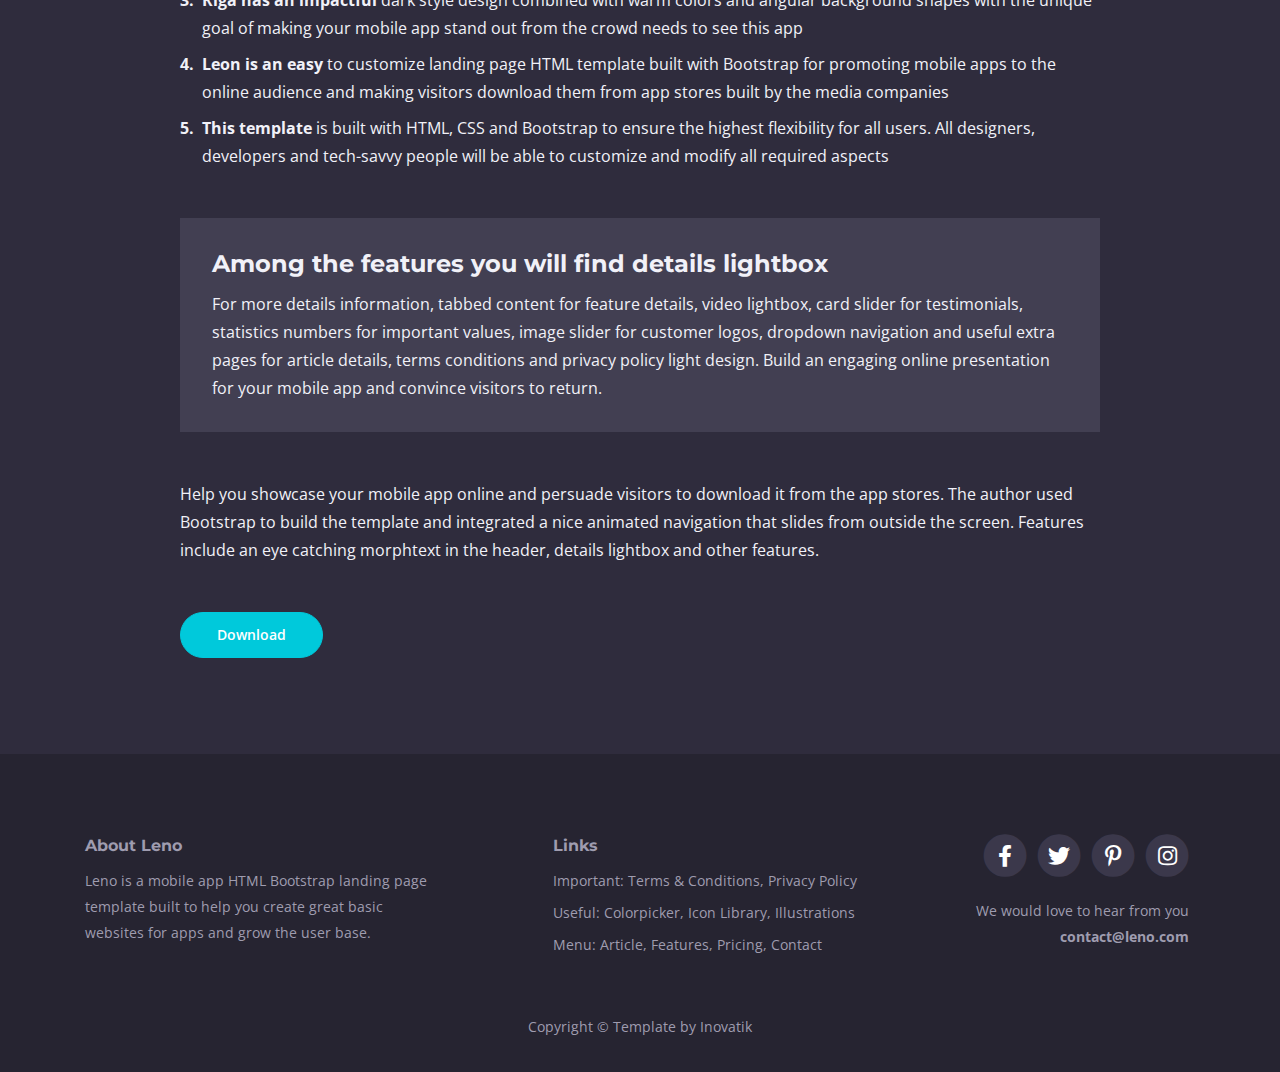
<file: web2/privacy.html>
<!DOCTYPE html>
<html lang="en">
<head>
    <meta charset="utf-8">
    <meta name="viewport" content="width=device-width, initial-scale=1, shrink-to-fit=no">
    
    <!-- SEO Meta Tags -->
    <meta name="description" content="Leno is a mobile app landing page template made with HTML and Bootstrap to help you present mobile apps to the online audience and convince visitors to download from the app stores">
    <meta name="author" content="Inovatik">

    <!-- OG Meta Tags to improve the way the post looks when you share the page on LinkedIn, Facebook, Google+ -->
	<meta property="og:site_name" content="" /> <!-- website name -->
	<meta property="og:site" content="" /> <!-- website link -->
	<meta property="og:title" content=""/> <!-- title shown in the actual shared post -->
	<meta property="og:description" content="" /> <!-- description shown in the actual shared post -->
	<meta property="og:image" content="" /> <!-- image link, make sure it's jpg -->
	<meta property="og:url" content="" /> <!-- where do you want your post to link to -->
	<meta property="og:type" content="article" />

    <!-- Webpage Title -->
    <title>Privacy Policy - Leno</title>
    
    <!-- Styles -->
    <link href="https://fonts.googleapis.com/css2?family=Open+Sans:ital,wght@0,400;0,600;0,700;1,400&display=swap" rel="stylesheet">
    <link href="https://fonts.googleapis.com/css2?family=Montserrat:wght@700&display=swap" rel="stylesheet">
    <link href="css/bootstrap.css" rel="stylesheet">
    <link href="css/fontawesome-all.css" rel="stylesheet">
    <link href="css/swiper.css" rel="stylesheet">
	<link href="css/magnific-popup.css" rel="stylesheet">
	<link href="css/styles.css" rel="stylesheet">
	
	<!-- Favicon  -->
    <link rel="icon" href="images/favicon.png">
</head>
<body data-spy="scroll" data-target=".fixed-top">
    
    <!-- Navigation -->
    <nav class="navbar navbar-expand-lg fixed-top navbar-dark">
        <div class="container">
            
            <!-- Text Logo - Use this if you don't have a graphic logo -->
            <!-- <a class="navbar-brand logo-text page-scroll" href="index.html">Leno</a> -->

            <!-- Image Logo -->
            <a class="navbar-brand logo-image" href="index.html"><img src="images/logo.svg" alt="alternative"></a> 

            <button class="navbar-toggler p-0 border-0" type="button" data-toggle="offcanvas">
                <span class="navbar-toggler-icon"></span>
            </button>

            <div class="navbar-collapse offcanvas-collapse" id="navbarsExampleDefault">
                <ul class="navbar-nav ml-auto">
                    <li class="nav-item">
                        <a class="nav-link page-scroll" href="article.html">Article <span class="sr-only">(current)</span></a>
                    </li>
                    <li class="nav-item">
                        <a class="nav-link page-scroll" href="features.html">Features</a>
                    </li>
                    <li class="nav-item">
                        <a class="nav-link page-scroll" href="pricing.html">Pricing</a>
                    </li>
                    <li class="nav-item dropdown">
                        <a class="nav-link dropdown-toggle" href="#" id="dropdown01" data-toggle="dropdown" aria-haspopup="true" aria-expanded="false">Drop</a>
                        <div class="dropdown-menu" aria-labelledby="dropdown01">
                            <a class="dropdown-item page-scroll" href="terms.html">Terms Conditions</a>
                            <div class="dropdown-divider"></div>
                            <a class="dropdown-item page-scroll" href="privacy.html">Privacy Policy</a>
                        </div>
                    </li>
                    <li class="nav-item">
                        <a class="nav-link page-scroll" href="contact.html">Contact</a>
                    </li>
                </ul>
                <span class="nav-item social-icons">
                    <span class="fa-stack">
                        <a href="#your-link">
                            <i class="fas fa-circle fa-stack-2x"></i>
                            <i class="fab fa-facebook-f fa-stack-1x"></i>
                        </a>
                    </span>
                    <span class="fa-stack">
                        <a href="#your-link">
                            <i class="fas fa-circle fa-stack-2x"></i>
                            <i class="fab fa-twitter fa-stack-1x"></i>
                        </a>
                    </span>
                </span>
            </div> <!-- end of navbar-collapse -->
        </div> <!-- end of container -->
    </nav> <!-- end of navbar -->
    <!-- end of navigation -->


    <!-- Header -->
    <header class="ex-header bg-dark-blue">
        <div class="container">
            <div class="row">
                <div class="col-xl-10 offset-xl-1">
                    <h1>Privacy policy</h1>
                </div> <!-- end of col -->
            </div> <!-- end of row -->
        </div> <!-- end of container -->
    </header> <!-- end of ex-header -->
    <!-- end of header -->


    <!-- Basic -->
    <div class="ex-basic-1 pt-6">
        <div class="container">
            <div class="row">
                <div class="col-xl-10 offset-xl-1">
                    <h2 class="mb-4">1. Private data we receive and collect</h2>
                    <p class="mb-5">Leon also automatically collects and receives certain information from your computer or mobile device, including the activities you perform on our Website, the Platforms, and the Applications, the type of hardware and software you are using (for example, your operating system or browser), and information obtained</p>
                    <h3>3.1. For example each time you visit the website</h3>
                    <p class="mb-5">For example, each time you visit the Website or otherwise use the Services, we automatically collect your IP address, browser and device type, access times, the web page from which you came, the regions from which you navigate the web page, and the web page(s) you access (as applicable). There is more to this section and we want.</p>
                    <h3>3.2. When you first register for a leon account</h3>
                    <p class="mb-6">Your billing address and any necessary other information to complete any financial transaction, and when making purchases through the Services, we may also collect your credit card or PayPal information or any other sensitive data that might be acquired by third parties not involved in the process</p>
                    
                    <h2 class="mb-4">2. Advantages of working with vera</h2>
                    <p>Leon Landing Page Template uses visitors' data for the following general purposes and for other specific ones that are important. To identify you when you login to your account so we can start or user security process for the entire session and duration. Enable us to operate the Services and provide them to you without fear of losing.</p>
                    <p>Verify your transactions and for purchase confirmation, billing, security, and authentication (including security tokens for communication with installed). Always take security measures like not saving passwords in your browser or writing them down. analyze the Website or the other Services and information about our visitors.</p>
                    <ul class="list-unstyled li-space-lg">
                        <li class="media">
                            <i class="fas fa-square"></i>
                            <div class="media-body"><strong>To identify you</strong> when you login to your account so we can start or user security process for the entire session and duration and the need to protect sensitive data for the user and their company</div>
                        </li>
                        <li class="media">
                            <i class="fas fa-square"></i>
                            <div class="media-body"><strong>To enable us</strong> to operate the Services and provide them to you without fear of losing precious confidential information of your users and find more stuff to place on the shelves</div>
                        </li>
                        <li class="media">
                            <i class="fas fa-square"></i>
                            <div class="media-body"><strong>To verify your</strong> transactions and for purchase confirmation, billing, security, and authentication (including security tokens for communication with installed). Always take security measures</div>
                        </li>
                    </ul>
                    <p class="mb-5">Like not saving passwords in your browser or writing them down. To analyze the Website or the other Services and information about our visitors and users, including research into our user demographics and user behaviour in order to improve our content and Services that are offered by the system and other third party companies.</p>
                    <div class="text-box mb-6">
                        <h3>Contact you about your account and provide customer</h3>
                        <p>Share aggregate (non-identifiable) statistics about users of the Services to prospective advertisers and partners. Keep you informed about the Services, features, surveys, newsletters, offers, surveys, newsletters, offers, contests and events we think you may find useful or which you have requested from us sell or market Leon Landing Page products and services to you or in other parts.</p>
                    </div> <!-- end of text-box -->
                    
                    <h2 class="mb-4">3. Better understand your needs</h2>
                    <p class="mb-5"> In the aggregate, diagnose problems, analyze trends, improve the features and usability of the Services, and better understand and market to our customers and users. Keep the Services safe and secure for everyone using the app from administrators to regular users with limited rights and other aspects of the business</p>
                    <h3>3.1. In these ways please stop using the services</h3>
                    <p class="mb-5">Leon Landing Page uses tracking technology on the landing page, in the Applications, and in the Platforms, including mobile application identifiers and a unique Hootsuite user ID to help us recognize you across different Services, to monitor usage and web traffic routing for the Services, and to customize.</p>
                    <h3>3.2. By visiting leon or using the services you agree</h3>
                    <p class="mb-5">For example, each time you visit the Website or otherwise use the Services, we automatically collect your IP address, browser and device type, access times, the web page from which you came, the regions from which you navigate the web page , and the web page(s) you access. When you first register for a Leon account.</p>
                    <div class="text-box mb-6">
                        <ul class="list-unstyled li-space-lg">
                            <li class="media">
                                <i class="fas fa-square"></i>
                                <div class="media-body"><strong>To identify you</strong> when you login to your account so we can start or user security process for the entire session and duration and the need to protect sensitive data for the user and their company</div>
                            </li>
                            <li class="media">
                                <i class="fas fa-square"></i>
                                <div class="media-body"><strong>To enable us</strong> to operate the Services and provide them to you without fear of losing precious confidential information of your users and find more stuff to place on the shelves</div>
                            </li>
                            <li class="media">
                                <i class="fas fa-square"></i>
                                <div class="media-body"><strong>To verify your</strong> transactions and for purchase confirmation, billing, security, and authentication (including security tokens for communication with installed). Always take security measures</div>
                            </li>
                            <li class="media">
                                <i class="fas fa-square"></i>
                                <div class="media-body"><strong>To better understand</strong> your needs and the needs of users in the aggregate, diagnose problems, analyze trends, improve the features and usability of the Services, and better understand and market</div>
                            </li>
                            <li class="media">
                                <i class="fas fa-square"></i>
                                <div class="media-body"><strong>We also use</strong> non-identifiable information gathered for statistical purposes to keep track of the number of visits to the Services with a view to introducing improvements and improve</div>
                            </li>
                        </ul>
                    </div> <!-- end of text-box -->
                    
                    <h2 class="mb-4">4. We may share this type of statistical sata</h2>
                    <p>Sell or market Leon Landing Page products and services to you or in other parts of the world where legislation is less restrictive. Needs and the needs of users in the aggregate, diagnose problems, analyze trends, improve the features and usability of the Services, and better understand and market to our customers and users</p>
                    <ul class="list-unstyled li-space-lg mb-5">
                        <li class="media">
                            <strong>1.</strong>
                            <div class="media-body"><strong>Details lightbox</strong> for more details information, statistics numbers for important values, card slider for testimonials, image slider for customer logos and working forms positioned in the right place</div>
                        </li>
                        <li class="media">
                            <strong>2.</strong>
                            <div class="media-body"><strong>Some useful extra</strong> pages are bundled with the template lik article details, terms conditions and privacy policy which can be customized as per your requirements and other user needs manifested in emails</div>
                        </li>
                        <li class="media">
                            <strong>3.</strong>
                            <div class="media-body"><strong>Riga has an impactful</strong> dark style design combined with warm colors and angular background shapes with the unique goal of making your mobile app stand out from the crowd needs to see this app</div>
                        </li>
                        <li class="media">
                            <strong>4.</strong>
                            <div class="media-body"><strong>Leon is an easy</strong> to customize landing page HTML template built with Bootstrap for promoting mobile apps to the online audience and making visitors download them from app stores built by the media companies</div>
                        </li>
                        <li class="media">
                            <strong>5.</strong>
                            <div class="media-body"><strong>This template</strong> is built with HTML, CSS and Bootstrap to ensure the highest flexibility for all users. All designers, developers and tech-savvy people will be able to customize and modify all required aspects</div>
                        </li>
                    </ul>
                    
                    <div class="text-box mb-5">
                        <h3>Among the features you will find details lightbox</h3>
                        <p>For more details information, tabbed content for feature details, video lightbox, card slider for testimonials, statistics numbers for important values, image slider for customer logos, dropdown navigation and useful extra pages for article details, terms conditions and privacy policy light design. Build an engaging online presentation for your mobile app and convince visitors to return.</p>
                    </div> <!-- end of text-box -->
                    <p class="mb-5">Help you showcase your mobile app online and persuade visitors to download it from the app stores. The author used Bootstrap to build the template and integrated a nice animated navigation that slides from outside the screen. Features include an eye catching morphtext in the header, details lightbox and other features.</p>
                    
                    <a class="btn-solid-reg mb-6" href="index.html">Download</a>
                </div> <!-- end of col -->
            </div> <!-- end of row -->
        </div> <!-- end of container -->
    </div> <!-- end of ex-basic-1 -->
    <!-- end of basic -->


    <!-- Footer -->
    <div class="footer bg-dark-blue">
        <div class="container">
            <div class="row">
                <div class="col-lg-12">
                    <div class="footer-col first">
                        <h6>About Leno</h6>
                        <p class="p-small">Leno is a mobile app HTML Bootstrap landing page template built to help you create great basic websites for apps and grow the user base.</p>
                    </div> <!-- end of footer-col -->
                    <div class="footer-col second">
                        <h6>Links</h6>
                        <ul class="list-unstyled li-space-lg p-small">
                            <li>Important: <a href="terms.html">Terms & Conditions</a>, <a href="privacy.html">Privacy Policy</a></li>
                            <li>Useful: <a href="#">Colorpicker</a>, <a href="#">Icon Library</a>, <a href="#">Illustrations</a></li>
                            <li>Menu: <a href="article.html">Article</a>, <a href="features.html">Features</a>, <a href="pricing.html">Pricing</a>, <a href="contact.html">Contact</a></li>
                        </ul>
                    </div> <!-- end of footer-col -->
                    <div class="footer-col third">
                        <span class="fa-stack">
                            <a href="#your-link">
                                <i class="fas fa-circle fa-stack-2x"></i>
                                <i class="fab fa-facebook-f fa-stack-1x"></i>
                            </a>
                        </span>
                        <span class="fa-stack">
                            <a href="#your-link">
                                <i class="fas fa-circle fa-stack-2x"></i>
                                <i class="fab fa-twitter fa-stack-1x"></i>
                            </a>
                        </span>
                        <span class="fa-stack">
                            <a href="#your-link">
                                <i class="fas fa-circle fa-stack-2x"></i>
                                <i class="fab fa-pinterest-p fa-stack-1x"></i>
                            </a>
                        </span>
                        <span class="fa-stack">
                            <a href="#your-link">
                                <i class="fas fa-circle fa-stack-2x"></i>
                                <i class="fab fa-instagram fa-stack-1x"></i>
                            </a>
                        </span>
                        <p class="p-small">We would love to hear from you <a href="mailto:contact@leno.com"><strong>contact@leno.com</strong></a></p>
                    </div> <!-- end of footer-col -->
                </div> <!-- end of col -->
            </div> <!-- end of row -->
        </div> <!-- end of container -->
    </div> <!-- end of footer -->  
    <!-- end of footer -->


    <!-- Copyright -->
    <div class="copyright bg-dark-blue">
        <div class="container">
            <div class="row">
                <div class="col-lg-12">
                    <p class="p-small">Copyright © <a href="https://inovatik.com">Template by Inovatik</a></p>
                </div> <!-- end of col -->
            </div> <!-- enf of row -->
        </div> <!-- end of container -->
    </div> <!-- end of copyright --> 
    <!-- end of copyright -->
    
    	
    <!-- Scripts -->
    <script src="js/jquery.min.js"></script> <!-- jQuery for Bootstrap's JavaScript plugins -->
    <script src="js/bootstrap.min.js"></script> <!-- Bootstrap framework -->
    <script src="js/jquery.easing.min.js"></script> <!-- jQuery Easing for smooth scrolling between anchors -->
    <script src="js/swiper.min.js"></script> <!-- Swiper for image and text sliders -->
    <script src="js/jquery.magnific-popup.js"></script> <!-- Magnific Popup for lightboxes -->
    <script src="js/morphext.min.js"></script> <!-- Morphtext rotating text in the header -->
    <script src="js/validator.min.js"></script> <!-- Validator.js - Bootstrap plugin that validates forms -->
    <script src="js/scripts.js"></script> <!-- Custom scripts -->
</body>
</html>
</file>
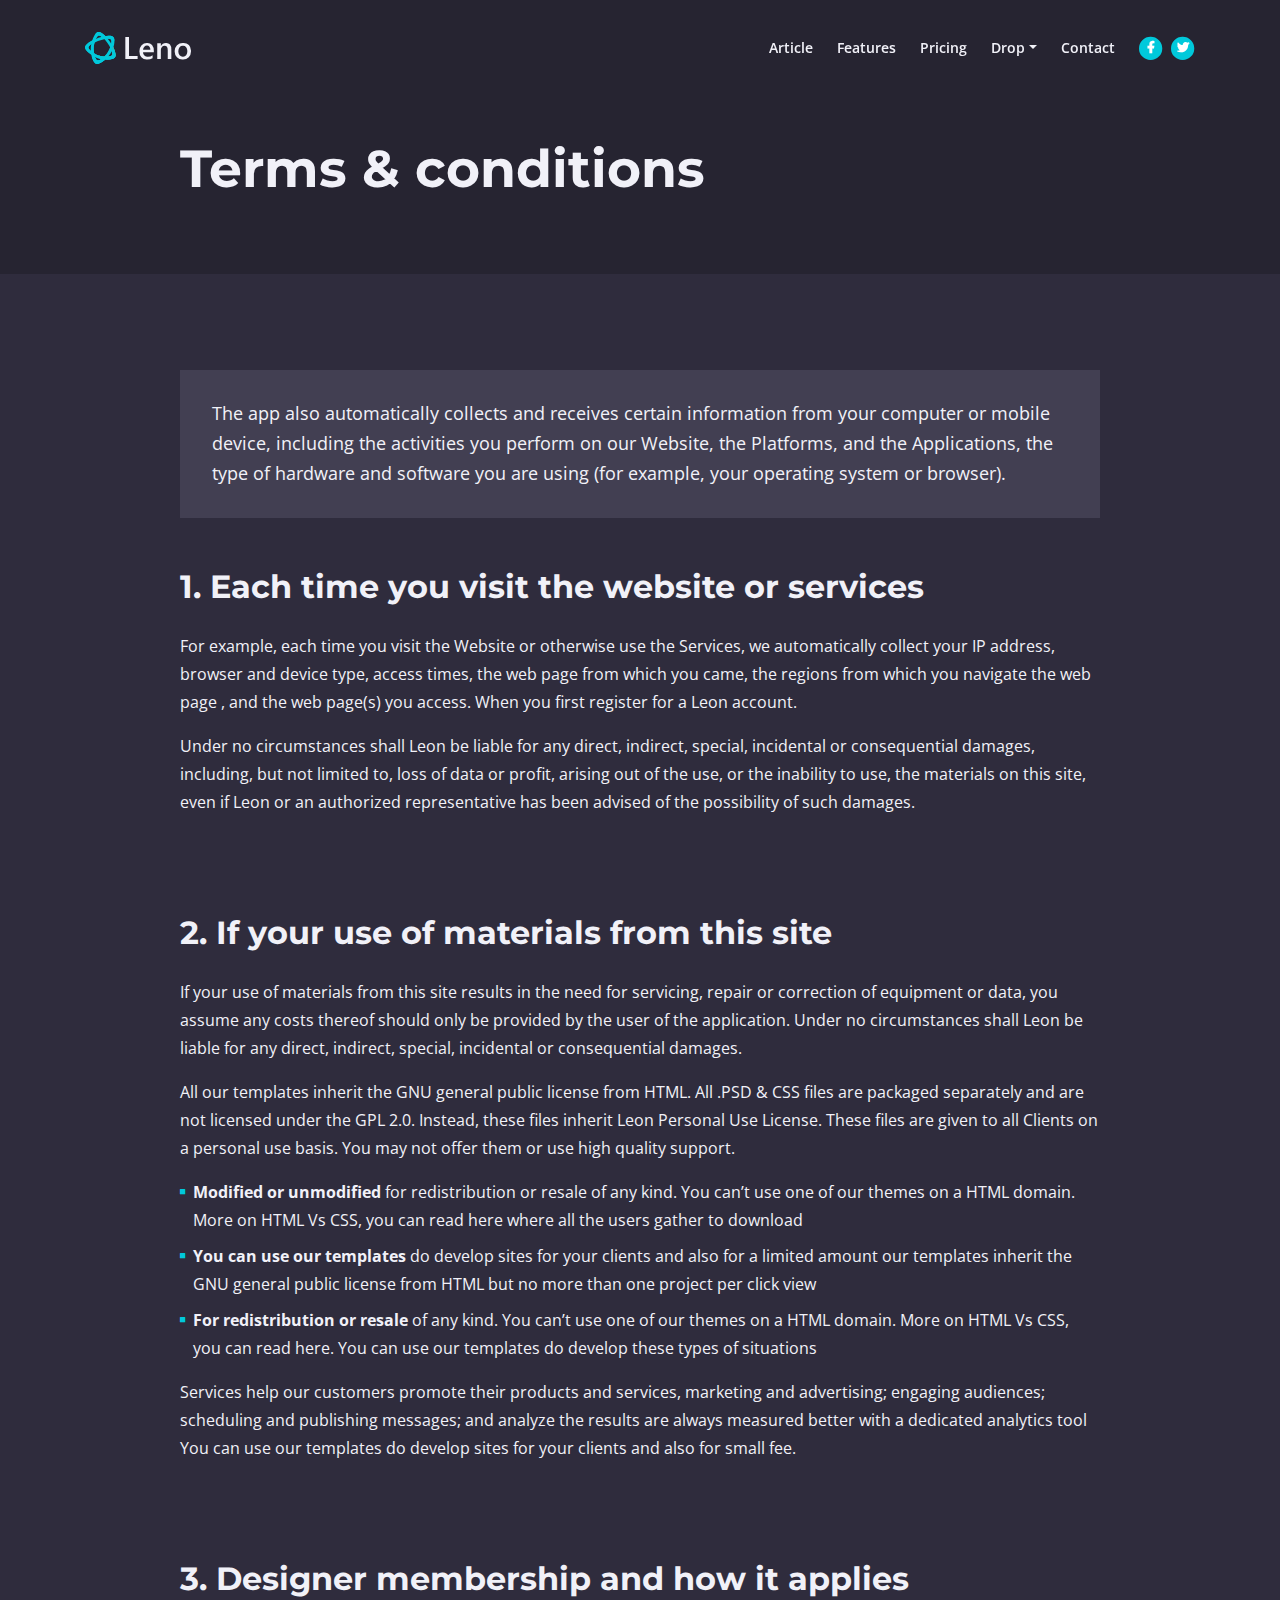
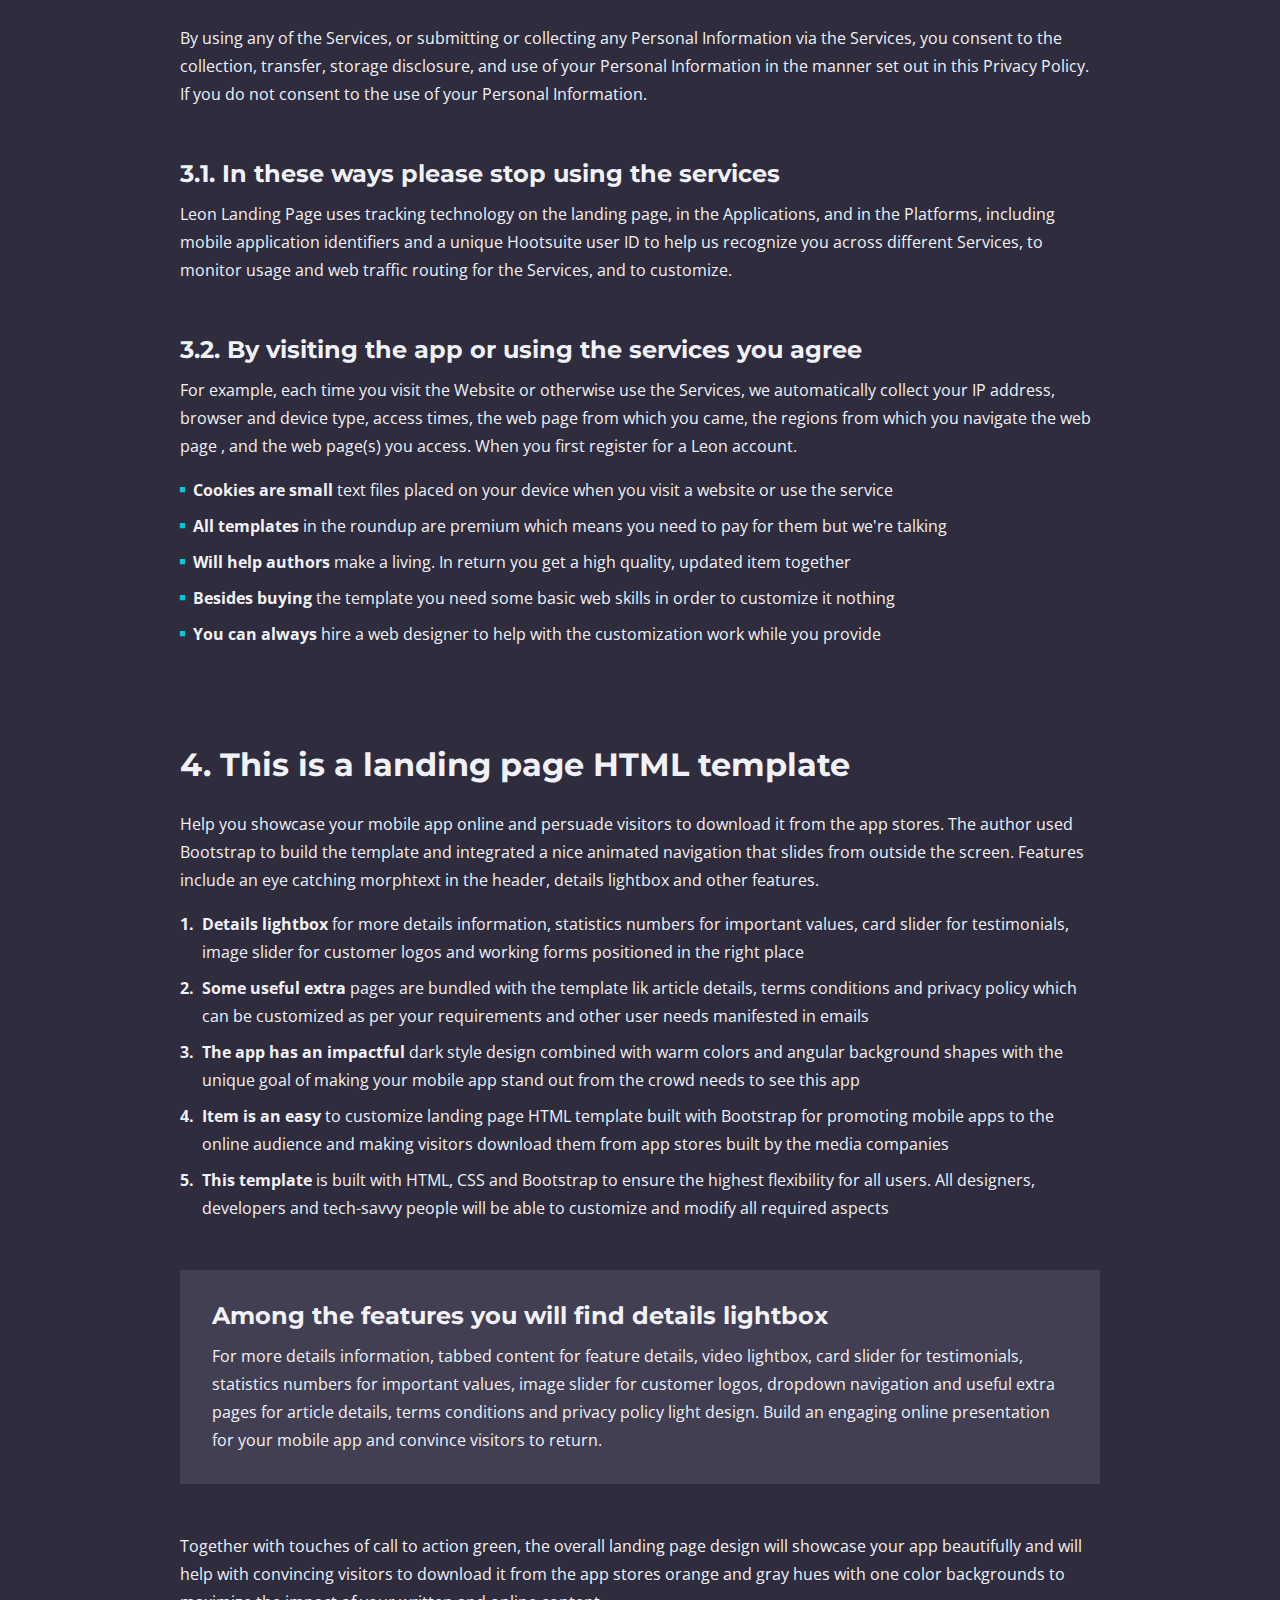
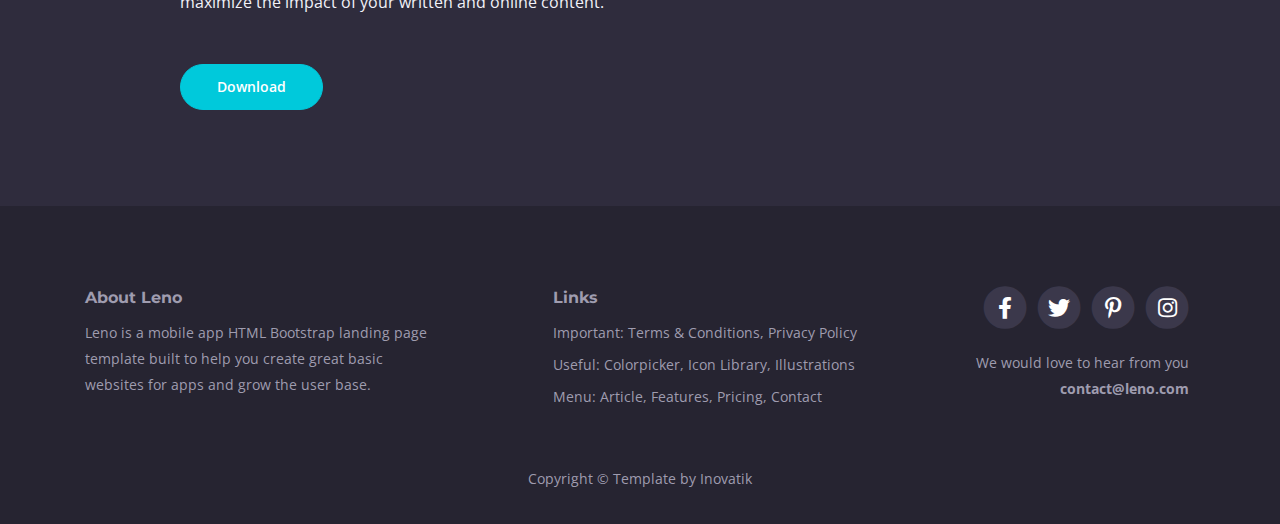
<file: web2/terms.html>
<!DOCTYPE html>
<html lang="en">
<head>
    <meta charset="utf-8">
    <meta name="viewport" content="width=device-width, initial-scale=1, shrink-to-fit=no">
    
    <!-- SEO Meta Tags -->
    <meta name="description" content="Leno is a mobile app landing page template made with HTML and Bootstrap to help you present mobile apps to the online audience and convince visitors to download from the app stores">
    <meta name="author" content="Inovatik">

    <!-- OG Meta Tags to improve the way the post looks when you share the page on LinkedIn, Facebook, Google+ -->
	<meta property="og:site_name" content="" /> <!-- website name -->
	<meta property="og:site" content="" /> <!-- website link -->
	<meta property="og:title" content=""/> <!-- title shown in the actual shared post -->
	<meta property="og:description" content="" /> <!-- description shown in the actual shared post -->
	<meta property="og:image" content="" /> <!-- image link, make sure it's jpg -->
	<meta property="og:url" content="" /> <!-- where do you want your post to link to -->
	<meta property="og:type" content="article" />

    <!-- Webpage Title -->
    <title>Terms & Conditions - Leno</title>
    
    <!-- Styles -->
    <link href="https://fonts.googleapis.com/css2?family=Open+Sans:ital,wght@0,400;0,600;0,700;1,400&display=swap" rel="stylesheet">
    <link href="https://fonts.googleapis.com/css2?family=Montserrat:wght@700&display=swap" rel="stylesheet">
    <link href="css/bootstrap.css" rel="stylesheet">
    <link href="css/fontawesome-all.css" rel="stylesheet">
    <link href="css/swiper.css" rel="stylesheet">
	<link href="css/magnific-popup.css" rel="stylesheet">
	<link href="css/styles.css" rel="stylesheet">
	
	<!-- Favicon  -->
    <link rel="icon" href="images/favicon.png">
</head>
<body data-spy="scroll" data-target=".fixed-top">
    
    <!-- Navigation -->
    <nav class="navbar navbar-expand-lg fixed-top navbar-dark">
        <div class="container">
            
            <!-- Text Logo - Use this if you don't have a graphic logo -->
            <!-- <a class="navbar-brand logo-text page-scroll" href="index.html">Leno</a> -->

            <!-- Image Logo -->
            <a class="navbar-brand logo-image" href="index.html"><img src="images/logo.svg" alt="alternative"></a> 

            <button class="navbar-toggler p-0 border-0" type="button" data-toggle="offcanvas">
                <span class="navbar-toggler-icon"></span>
            </button>

            <div class="navbar-collapse offcanvas-collapse" id="navbarsExampleDefault">
                <ul class="navbar-nav ml-auto">
                    <li class="nav-item">
                        <a class="nav-link page-scroll" href="article.html">Article <span class="sr-only">(current)</span></a>
                    </li>
                    <li class="nav-item">
                        <a class="nav-link page-scroll" href="features.html">Features</a>
                    </li>
                    <li class="nav-item">
                        <a class="nav-link page-scroll" href="pricing.html">Pricing</a>
                    </li>
                    <li class="nav-item dropdown">
                        <a class="nav-link dropdown-toggle" href="#" id="dropdown01" data-toggle="dropdown" aria-haspopup="true" aria-expanded="false">Drop</a>
                        <div class="dropdown-menu" aria-labelledby="dropdown01">
                            <a class="dropdown-item page-scroll" href="terms.html">Terms Conditions</a>
                            <div class="dropdown-divider"></div>
                            <a class="dropdown-item page-scroll" href="privacy.html">Privacy Policy</a>
                        </div>
                    </li>
                    <li class="nav-item">
                        <a class="nav-link page-scroll" href="contact.html">Contact</a>
                    </li>
                </ul>
                <span class="nav-item social-icons">
                    <span class="fa-stack">
                        <a href="#your-link">
                            <i class="fas fa-circle fa-stack-2x"></i>
                            <i class="fab fa-facebook-f fa-stack-1x"></i>
                        </a>
                    </span>
                    <span class="fa-stack">
                        <a href="#your-link">
                            <i class="fas fa-circle fa-stack-2x"></i>
                            <i class="fab fa-twitter fa-stack-1x"></i>
                        </a>
                    </span>
                </span>
            </div> <!-- end of navbar-collapse -->
        </div> <!-- end of container -->
    </nav> <!-- end of navbar -->
    <!-- end of navigation -->


    <!-- Header -->
    <header class="ex-header bg-dark-blue">
        <div class="container">
            <div class="row">
                <div class="col-xl-10 offset-xl-1">
                    <h1>Terms & conditions</h1>
                </div> <!-- end of col -->
            </div> <!-- end of row -->
        </div> <!-- end of container -->
    </header> <!-- end of ex-header -->
    <!-- end of header -->


    <!-- Basic -->
    <div class="ex-basic-1 pt-6">
        <div class="container">
            <div class="row">
                <div class="col-xl-10 offset-xl-1">
                    <div class="text-box mb-5">
                        <p class="p-large">The app also automatically collects and receives certain information from your computer or mobile device, including the activities you perform on our Website, the Platforms, and the Applications, the type of hardware and software you are using (for example, your operating system or browser).</p>
                    </div> <!-- end of text-box -->

                    <h2 class="mb-4">1. Each time you visit the website or services</h2>
                    <p>For example, each time you visit the Website or otherwise use the Services, we automatically collect your IP address, browser and device type, access times, the web page from which you came, the regions from which you navigate the web page , and the web page(s) you access. When you first register for a Leon account.</p>
                    <p class="mb-6">Under no circumstances shall Leon be liable for any direct, indirect, special, incidental or consequential damages, including, but not limited to, loss of data or profit, arising out of the use, or the inability to use, the materials on this site, even if Leon or an authorized representative has been advised of the possibility of such damages.</p>

                    <h2 class="mb-4">2. If your use of materials from this site</h2>
                    <p>If your use of materials from this site results in the need for servicing, repair or correction of equipment or data, you assume any costs thereof should only be provided by the user of the application. Under no circumstances shall Leon be liable for any direct, indirect, special, incidental or consequential damages.</p>
                    <p>All our templates inherit the GNU general public license from HTML. All .PSD & CSS files are packaged separately and are not licensed under the GPL 2.0. Instead, these files inherit Leon Personal Use License. These files are given to all Clients on a personal use basis. You may not offer them or use high quality support.</p>
                    <ul class="list-unstyled li-space-lg">
                        <li class="media">
                            <i class="fas fa-square"></i>
                            <div class="media-body"><strong>Modified or unmodified</strong> for redistribution or resale of any kind. You can’t use one of our themes on a HTML domain. More on HTML Vs CSS, you can read here where all the users gather to download</div>
                        </li>
                        <li class="media">
                            <i class="fas fa-square"></i>
                            <div class="media-body"><strong>You can use our templates</strong>  do develop sites for your clients and also for a limited amount our templates inherit the GNU general public license from HTML but no more than one project per click view</div>
                        </li>
                        <li class="media">
                            <i class="fas fa-square"></i>
                            <div class="media-body"><strong>For redistribution or resale</strong> of any kind. You can’t use one of our themes on a HTML domain. More on HTML Vs CSS, you can read here. You can use our templates do develop these types of situations</div>
                        </li>
                    </ul>
                    <p class="mb-6">Services help our customers promote their products and services, marketing and advertising; engaging audiences; scheduling and publishing messages; and analyze the results are always measured better with a dedicated analytics tool You can use our templates do develop sites for your clients and also for small fee.</p>

                    <h2 class="mb-4">3. Designer membership and how it applies</h2>
                    <p class="mb-5">By using any of the Services, or submitting or collecting any Personal Information via the Services, you consent to the collection, transfer, storage disclosure, and use of your Personal Information in the manner set out in this Privacy Policy. If you do not consent to the use of your Personal Information.</p>
                    <h3>3.1. In these ways please stop using the services</h3>
                    <p class="mb-5">Leon Landing Page uses tracking technology on the landing page, in the Applications, and in the Platforms, including mobile application identifiers and a unique Hootsuite user ID to help us recognize you across different Services, to monitor usage and web traffic routing for the Services, and to customize.</p>
                    <h3>3.2. By visiting the app or using the services you agree</h3>
                    <p>For example, each time you visit the Website or otherwise use the Services, we automatically collect your IP address, browser and device type, access times, the web page from which you came, the regions from which you navigate the web page , and the web page(s) you access. When you first register for a Leon account.</p>
                    <ul class="list-unstyled li-space-lg mb-6">
                        <li class="media">
                            <i class="fas fa-square"></i>
                            <div class="media-body"><strong>Cookies are small</strong> text files placed on your device when you visit a website or use the service</div>
                        </li>
                        <li class="media">
                            <i class="fas fa-square"></i>
                            <div class="media-body"><strong>All templates</strong> in the roundup are premium which means you need to pay for them but we're talking</div>
                        </li>
                        <li class="media">
                            <i class="fas fa-square"></i>
                            <div class="media-body"><strong>Will help authors </strong> make a living. In return you get a high quality, updated item together</div>
                        </li>
                        <li class="media">
                            <i class="fas fa-square"></i>
                            <div class="media-body"><strong>Besides buying</strong> the template you need some basic web skills in order to customize it nothing</div>
                        </li>
                        <li class="media">
                            <i class="fas fa-square"></i>
                            <div class="media-body"><strong>You can always</strong> hire a web designer to help with the customization work while you provide</div>
                        </li>
                    </ul>
                    
                    <h2 class="mb-4">4. This is a landing page HTML template</h2>
                    <p>Help you showcase your mobile app online and persuade visitors to download it from the app stores. The author used Bootstrap to build the template and integrated a nice animated navigation that slides from outside the screen. Features include an eye catching morphtext in the header, details lightbox and other features.</p>
                    <ul class="list-unstyled li-space-lg mb-5">
                        <li class="media">
                            <strong>1.</strong>
                            <div class="media-body"><strong>Details lightbox</strong> for more details information, statistics numbers for important values, card slider for testimonials, image slider for customer logos and working forms positioned in the right place</div>
                        </li>
                        <li class="media">
                            <strong>2.</strong>
                            <div class="media-body"><strong>Some useful extra</strong> pages are bundled with the template lik article details, terms conditions and privacy policy which can be customized as per your requirements and other user needs manifested in emails</div>
                        </li>
                        <li class="media">
                            <strong>3.</strong>
                            <div class="media-body"><strong>The app has an impactful</strong> dark style design combined with warm colors and angular background shapes with the unique goal of making your mobile app stand out from the crowd needs to see this app</div>
                        </li>
                        <li class="media">
                            <strong>4.</strong>
                            <div class="media-body"><strong>Item is an easy</strong> to customize landing page HTML template built with Bootstrap for promoting mobile apps to the online audience and making visitors download them from app stores built by the media companies</div>
                        </li>
                        <li class="media">
                            <strong>5.</strong>
                            <div class="media-body"><strong>This template</strong> is built with HTML, CSS and Bootstrap to ensure the highest flexibility for all users. All designers, developers and tech-savvy people will be able to customize and modify all required aspects</div>
                        </li>
                    </ul>
                    
                    <div class="text-box mb-5">
                        <h3>Among the features you will find details lightbox</h3>
                        <p>For more details information, tabbed content for feature details, video lightbox, card slider for testimonials, statistics numbers for important values, image slider for customer logos, dropdown navigation and useful extra pages for article details, terms conditions and privacy policy light design. Build an engaging online presentation for your mobile app and convince visitors to return.</p>
                    </div> <!-- end of text-box -->
                    <p class="mb-5">Together with touches of call to action green, the overall landing page design will showcase your app beautifully and will help with convincing visitors to download it from the app stores orange and gray hues with one color backgrounds to maximize the impact of your written and online content.</p>
                    
                    <a class="btn-solid-reg mb-6" href="index.html">Download</a>
                </div> <!-- end of col -->
            </div> <!-- end of row -->
        </div> <!-- end of container -->
    </div> <!-- end of ex-basic-1 -->
    <!-- end of basic -->


    <!-- Footer -->
    <div class="footer bg-dark-blue">
        <div class="container">
            <div class="row">
                <div class="col-lg-12">
                    <div class="footer-col first">
                        <h6>About Leno</h6>
                        <p class="p-small">Leno is a mobile app HTML Bootstrap landing page template built to help you create great basic websites for apps and grow the user base.</p>
                    </div> <!-- end of footer-col -->
                    <div class="footer-col second">
                        <h6>Links</h6>
                        <ul class="list-unstyled li-space-lg p-small">
                            <li>Important: <a href="terms.html">Terms & Conditions</a>, <a href="privacy.html">Privacy Policy</a></li>
                            <li>Useful: <a href="#">Colorpicker</a>, <a href="#">Icon Library</a>, <a href="#">Illustrations</a></li>
                            <li>Menu: <a href="article.html">Article</a>, <a href="features.html">Features</a>, <a href="pricing.html">Pricing</a>, <a href="contact.html">Contact</a></li>
                        </ul>
                    </div> <!-- end of footer-col -->
                    <div class="footer-col third">
                        <span class="fa-stack">
                            <a href="#your-link">
                                <i class="fas fa-circle fa-stack-2x"></i>
                                <i class="fab fa-facebook-f fa-stack-1x"></i>
                            </a>
                        </span>
                        <span class="fa-stack">
                            <a href="#your-link">
                                <i class="fas fa-circle fa-stack-2x"></i>
                                <i class="fab fa-twitter fa-stack-1x"></i>
                            </a>
                        </span>
                        <span class="fa-stack">
                            <a href="#your-link">
                                <i class="fas fa-circle fa-stack-2x"></i>
                                <i class="fab fa-pinterest-p fa-stack-1x"></i>
                            </a>
                        </span>
                        <span class="fa-stack">
                            <a href="#your-link">
                                <i class="fas fa-circle fa-stack-2x"></i>
                                <i class="fab fa-instagram fa-stack-1x"></i>
                            </a>
                        </span>
                        <p class="p-small">We would love to hear from you <a href="mailto:contact@leno.com"><strong>contact@leno.com</strong></a></p>
                    </div> <!-- end of footer-col -->
                </div> <!-- end of col -->
            </div> <!-- end of row -->
        </div> <!-- end of container -->
    </div> <!-- end of footer -->  
    <!-- end of footer -->


    <!-- Copyright -->
    <div class="copyright bg-dark-blue">
        <div class="container">
            <div class="row">
                <div class="col-lg-12">
                    <p class="p-small">Copyright © <a href="https://inovatik.com">Template by Inovatik</a></p>
                </div> <!-- end of col -->
            </div> <!-- enf of row -->
        </div> <!-- end of container -->
    </div> <!-- end of copyright --> 
    <!-- end of copyright -->
    
    	
    <!-- Scripts -->
    <script src="js/jquery.min.js"></script> <!-- jQuery for Bootstrap's JavaScript plugins -->
    <script src="js/bootstrap.min.js"></script> <!-- Bootstrap framework -->
    <script src="js/jquery.easing.min.js"></script> <!-- jQuery Easing for smooth scrolling between anchors -->
    <script src="js/swiper.min.js"></script> <!-- Swiper for image and text sliders -->
    <script src="js/jquery.magnific-popup.js"></script> <!-- Magnific Popup for lightboxes -->
    <script src="js/morphext.min.js"></script> <!-- Morphtext rotating text in the header -->
    <script src="js/validator.min.js"></script> <!-- Validator.js - Bootstrap plugin that validates forms -->
    <script src="js/scripts.js"></script> <!-- Custom scripts -->
</body>
</html>
</file>
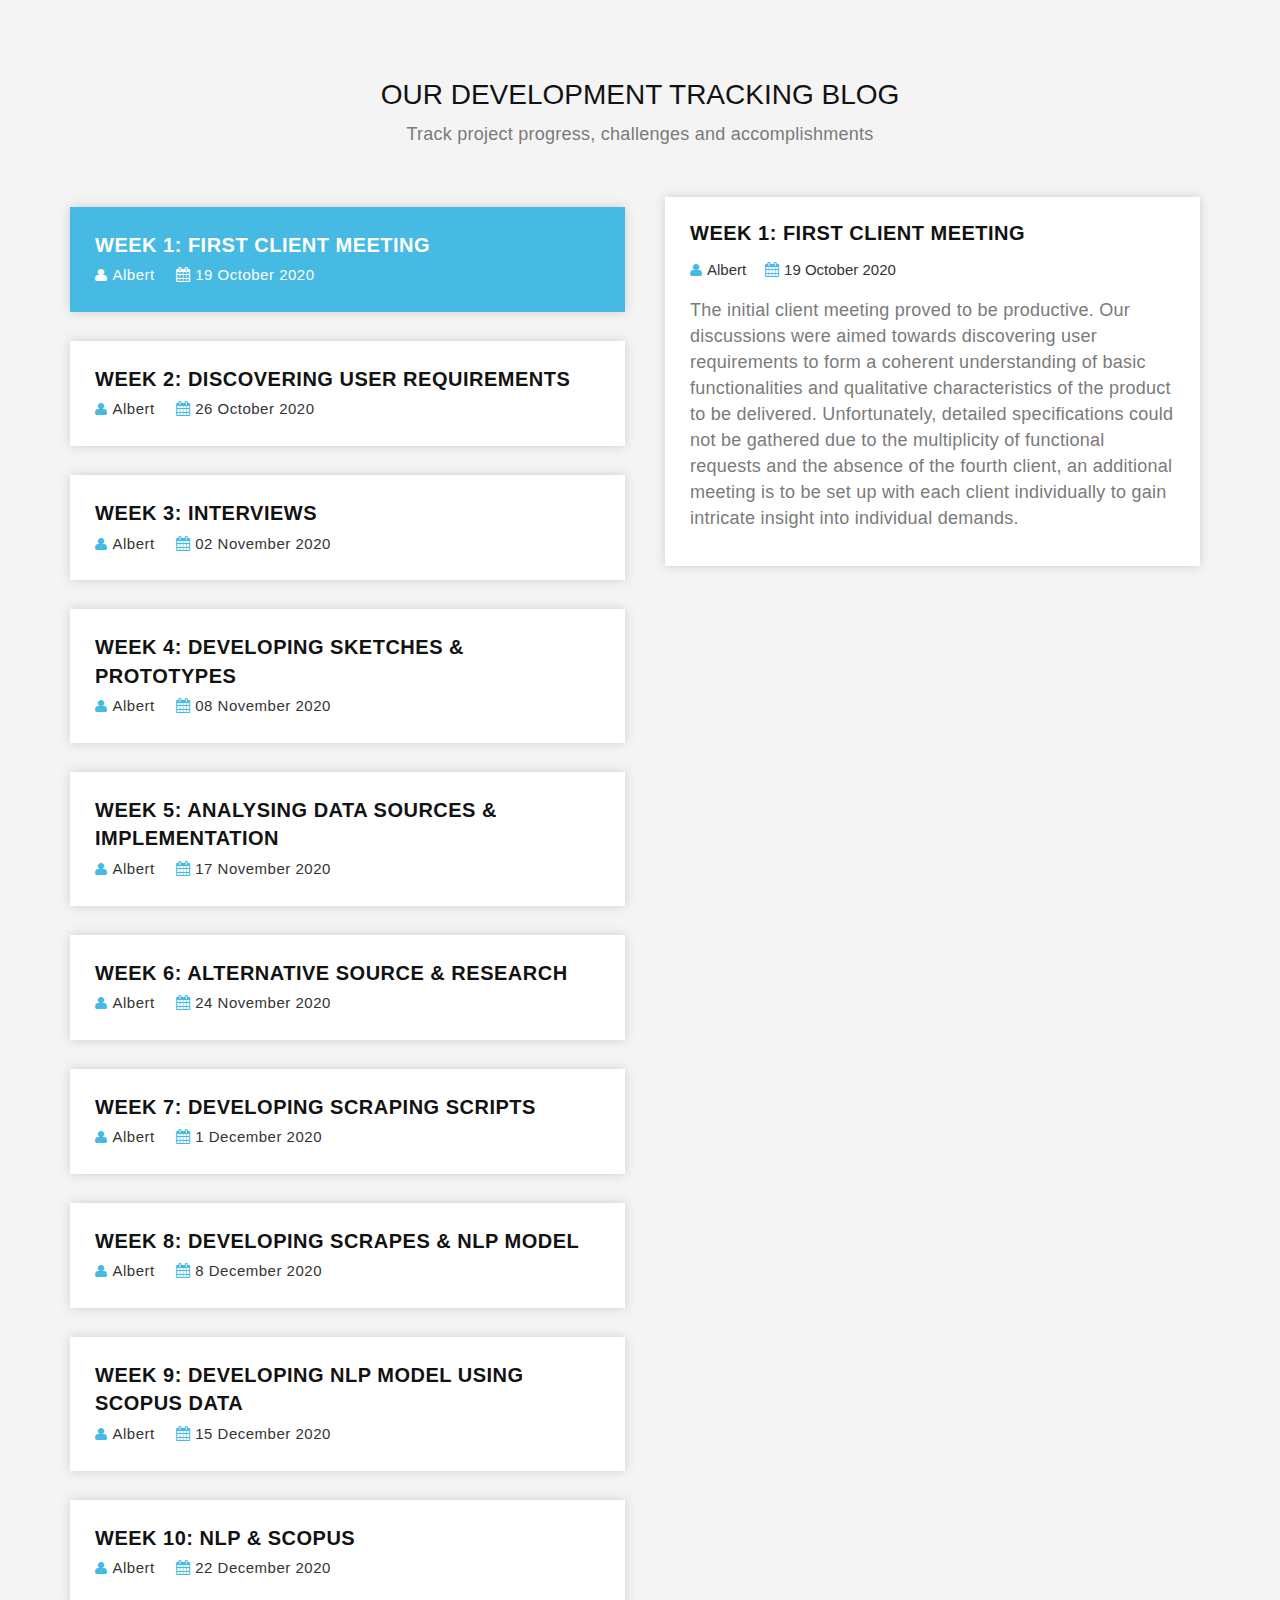
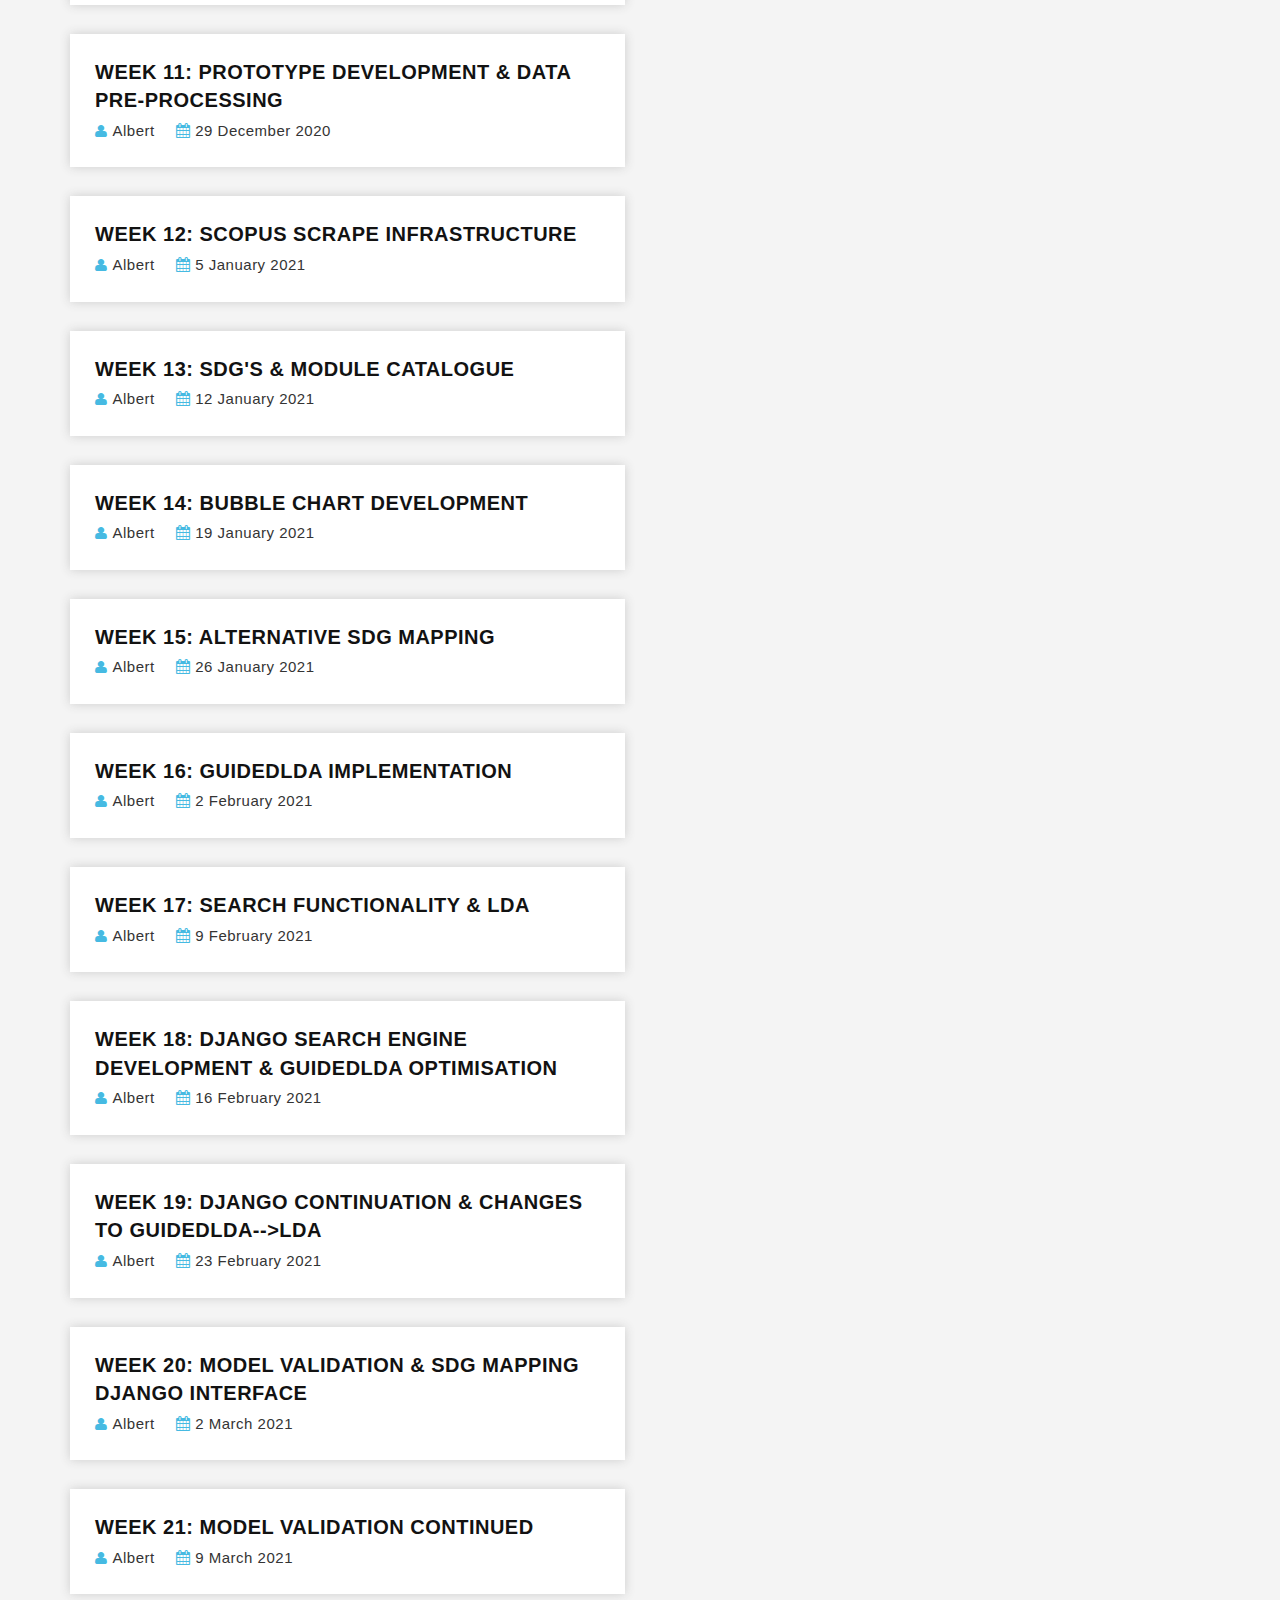
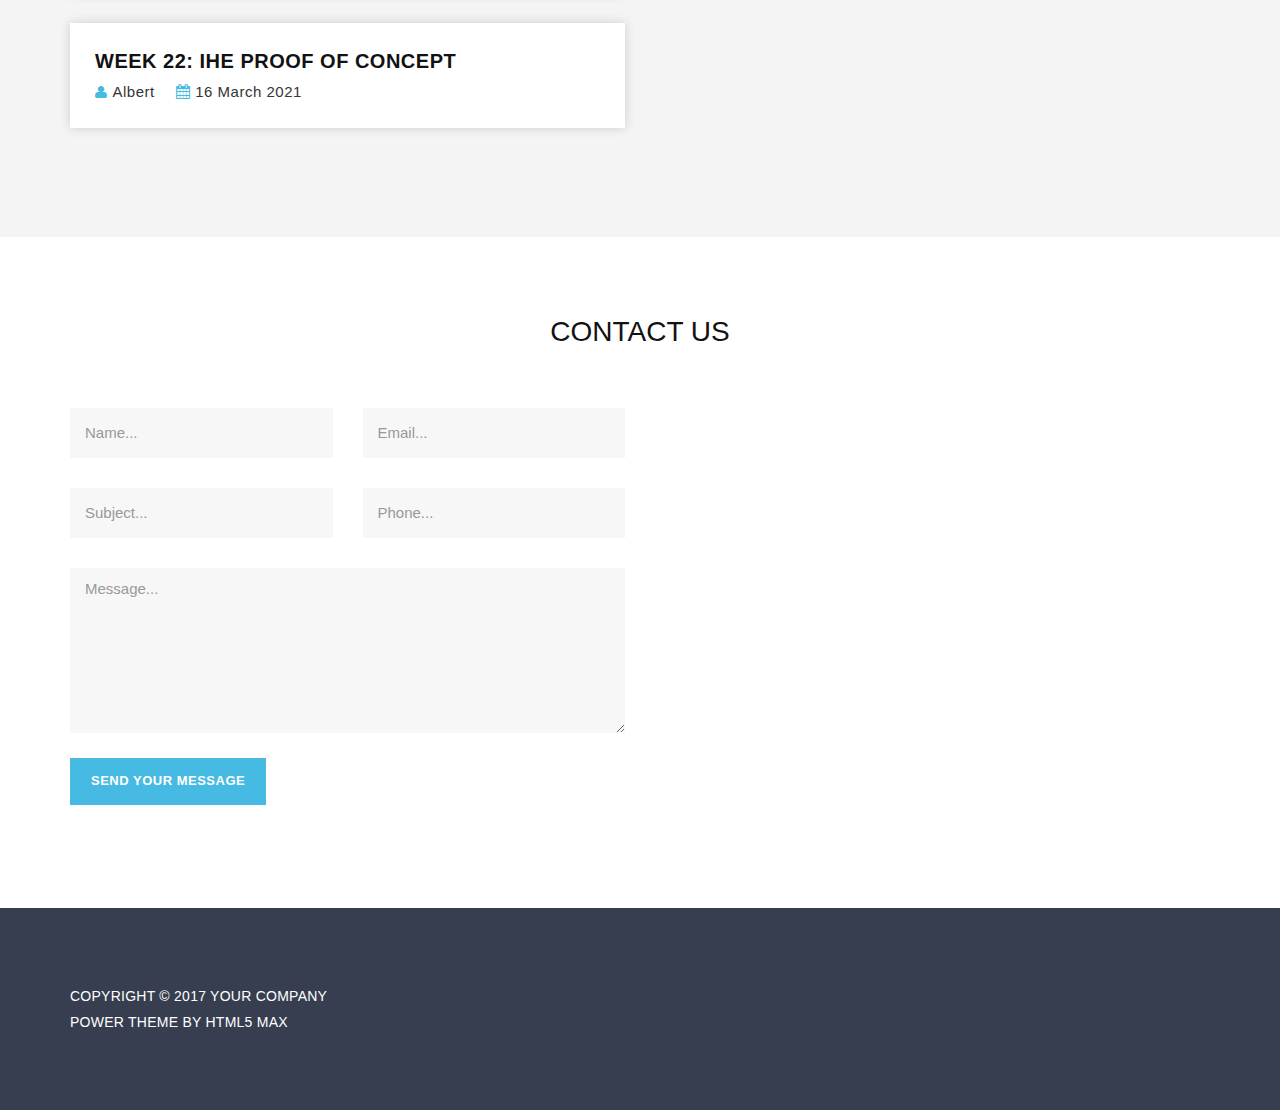
<file: web3/blog.html>
<!DOCTYPE html>
<!--[if lt IE 7]>      <html class="no-js lt-ie9 lt-ie8 lt-ie7"> <![endif]-->
<!--[if IE 7]>         <html class="no-js lt-ie9 lt-ie8"> <![endif]-->
<!--[if IE 8]>         <html class="no-js lt-ie9"> <![endif]-->
<!--[if gt IE 8]><!--> <html class="no-js"> <!--<![endif]-->
    <head>
        <meta charset="utf-8">
        <title>UCL5 MieMie</title>
    	<meta name="description" content="">
        <meta name="viewport" content="width=device-width, initial-scale=1">
<!-- 
Power Template 
http://www.templatemo.com/tm-508-power
-->
        <link href='http://fonts.googleapis.com/css?family=Open+Sans:400,300,600,700,800' rel='stylesheet' type='text/css'>
        
        <link rel="stylesheet" href="css/bootstrap.min.css">
        <link rel="stylesheet" href="css/font-awesome.css">
        <link rel="stylesheet" href="css/animate.css">
        <link rel="stylesheet" href="css/templatemo_misc.css">
        <link rel="stylesheet" href="css/templatemo_style.css">
        <link rel="stylesheet" href="css/owl-carousel.css">

        <script src="js/vendor/modernizr-2.6.1-respond-1.1.0.min.js"></script>
    </head>
    <body>
        <section class="tabs-content" id="blog">
            <div class="container">
                <div class="row">
                    <div class="col-md-12">
                        <div class="section-heading">
                            <h4>Our development tracking blog</h4>
                            <p>Track project progress, challenges and accomplishments</p>
                        </div>
                    </div>
                </div>
                <div class="row">
                    <div class="wrapper">
                        <div class="col-md-6">
                            <ul class="tabs clearfix" data-tabgroup="first-tab-group">
                                <li><a href="#tab1" class="active">
                                    Week 1: First Client Meeting
                                    <ul class="info-post">
                                        <li><i class="fa fa-user"></i>Albert</li>
                                        <li><i class="fa fa-calendar"></i>19 October 2020</li>
                                    </ul>
                                </a></li>
                                <li><a href="#tab2">
                                    Week 2: Discovering User Requirements
                                    <ul class="info-post">
                                        <li><i class="fa fa-user"></i>Albert</li>
                                        <li><i class="fa fa-calendar"></i>26 October 2020</li>
                                    </ul>
                                </a></li>
                                <li><a href="#tab3">
                                    Week 3: Interviews
                                    <ul class="info-post">
                                        <li><i class="fa fa-user"></i>Albert</li>
                                        <li><i class="fa fa-calendar"></i>02 November 2020</li>
                                    </ul>
                                </a></li>
                                <li><a href="#tab4">
                                    Week 4: Developing Sketches & Prototypes
                                    <ul class="info-post">
                                        <li><i class="fa fa-user"></i>Albert</li>
                                        <li><i class="fa fa-calendar"></i>08 November 2020</li>
                                    </ul>
                                </a></li>
                                <li><a href="#tab5">
                                    Week 5: Analysing Data Sources & Implementation
                                    <ul class="info-post">
                                        <li><i class="fa fa-user"></i>Albert</li>
                                        <li><i class="fa fa-calendar"></i>17 November 2020</li>
                                    </ul>
                                </a></li>
                                <li><a href="#tab6">
                                    Week 6: Alternative Source & Research
                                    <ul class="info-post">
                                        <li><i class="fa fa-user"></i>Albert</li>
                                        <li><i class="fa fa-calendar"></i>24 November 2020</li>
                                    </ul>
                                </a></li>
                                <li><a href="#tab7">
                                    Week 7: Developing Scraping Scripts
                                    <ul class="info-post">
                                        <li><i class="fa fa-user"></i>Albert</li>
                                        <li><i class="fa fa-calendar"></i>1 December 2020</li>
                                    </ul>
                                </a></li>
                                <li><a href="#tab8">
                                    Week 8: Developing Scrapes & NLP Model
                                    <ul class="info-post">
                                        <li><i class="fa fa-user"></i>Albert</li>
                                        <li><i class="fa fa-calendar"></i>8 December 2020</li>
                                    </ul>
                                </a></li>
                                <li><a href="#tab9">
                                    Week 9: Developing NLP Model Using Scopus Data
                                    <ul class="info-post">
                                        <li><i class="fa fa-user"></i>Albert</li>
                                        <li><i class="fa fa-calendar"></i>15 December 2020</li>
                                    </ul>
                                </a></li>
                                <li><a href="#tab10">
                                    Week 10: NLP & Scopus
                                    <ul class="info-post">
                                        <li><i class="fa fa-user"></i>Albert</li>
                                        <li><i class="fa fa-calendar"></i>22 December 2020</li>
                                    </ul>
                                </a></li>
                                <li><a href="#tab11">
                                    Week 11: Prototype Development & Data Pre-Processing
                                    <ul class="info-post">
                                        <li><i class="fa fa-user"></i>Albert</li>
                                        <li><i class="fa fa-calendar"></i>29 December 2020</li>
                                    </ul>
                                </a></li>
                                <li><a href="#tab12">
                                    Week 12: Scopus Scrape Infrastructure
                                    <ul class="info-post">
                                        <li><i class="fa fa-user"></i>Albert</li>
                                        <li><i class="fa fa-calendar"></i>5 January 2021</li>
                                    </ul>
                                </a></li>
                                <li><a href="#tab13">
                                    Week 13: SDG's & Module Catalogue
                                    <ul class="info-post">
                                        <li><i class="fa fa-user"></i>Albert</li>
                                        <li><i class="fa fa-calendar"></i>12 January 2021</li>
                                    </ul>
                                </a></li>
                                <li><a href="#tab14">
                                    Week 14: Bubble Chart Development
                                    <ul class="info-post">
                                        <li><i class="fa fa-user"></i>Albert</li>
                                        <li><i class="fa fa-calendar"></i>19 January 2021</li>
                                    </ul>
                                </a></li>
                                <li><a href="#tab15">
                                    Week 15: Alternative SDG Mapping
                                    <ul class="info-post">
                                        <li><i class="fa fa-user"></i>Albert</li>
                                        <li><i class="fa fa-calendar"></i>26 January 2021</li>
                                    </ul>
                                </a></li>
                                <li><a href="#tab16">
                                    Week 16: GuidedLDA Implementation
                                    <ul class="info-post">
                                        <li><i class="fa fa-user"></i>Albert</li>
                                        <li><i class="fa fa-calendar"></i>2 February 2021</li>
                                    </ul>
                                </a></li>
                                <li><a href="#tab17">
                                    Week 17: Search Functionality & LDA
                                    <ul class="info-post">
                                        <li><i class="fa fa-user"></i>Albert</li>
                                        <li><i class="fa fa-calendar"></i>9 February 2021</li>
                                    </ul>
                                </a></li>
                                <li><a href="#tab18">
                                    Week 18: Django Search Engine Development & GuidedLDA Optimisation
                                    <ul class="info-post">
                                        <li><i class="fa fa-user"></i>Albert</li>
                                        <li><i class="fa fa-calendar"></i>16 February 2021</li>
                                    </ul>
                                </a></li>
                                <li><a href="#tab19">
                                    Week 19: Django Continuation & Changes to GuidedLDA-->LDA
                                    <ul class="info-post">
                                        <li><i class="fa fa-user"></i>Albert</li>
                                        <li><i class="fa fa-calendar"></i>23 February 2021</li>
                                    </ul>
                                </a></li>
                                <li><a href="#tab20">
                                    Week 20: Model Validation & SDG Mapping Django Interface
                                    <ul class="info-post">
                                        <li><i class="fa fa-user"></i>Albert</li>
                                        <li><i class="fa fa-calendar"></i>2 March 2021</li>
                                    </ul>
                                </a></li>
                                <li><a href="#tab21">
                                    Week 21: Model Validation Continued
                                    <ul class="info-post">
                                        <li><i class="fa fa-user"></i>Albert</li>
                                        <li><i class="fa fa-calendar"></i>9 March 2021</li>
                                    </ul>
                                </a></li>
                                <li><a href="#tab22">
                                    Week 22: IHE Proof of Concept
                                    <ul class="info-post">
                                        <li><i class="fa fa-user"></i>Albert</li>
                                        <li><i class="fa fa-calendar"></i>16 March 2021</li>
                                    </ul>
                                </a></li>
                            </ul>
                        </div>


                        <div class="col-md-6">
                            <div id="first-tab-group" class="tabgroup">
                                <div id="tab1">
                                    <div class="text-content">
                                        <h4>Week 1: First Client Meeting</h4>
                                        <ul class="info-post">
                                            <li><i class="fa fa-user"></i>Albert</li>
                                            <li><i class="fa fa-calendar"></i>19 October 2020</li>
                                        </ul>
                                        <p>The initial client meeting proved to be productive. Our discussions were aimed towards discovering user requirements to form a coherent understanding of basic functionalities and qualitative characteristics of the product to be delivered. Unfortunately, detailed specifications could not be gathered due to the multiplicity of functional requests and the absence of the fourth client, an additional meeting is to be set up with each client individually to gain intricate insight into individual demands.</p>
                                    </div>
                                </div>
                                <div id="tab2">
                                    <div class="text-content">
                                        <h4>Week 2: Discovering User Requirements</h4>
                                        <ul class="info-post">
                                            <li><i class="fa fa-user"></i>Albert</li>
                                            <li><i class="fa fa-calendar"></i>26 October 2020</li>
                                        </ul>
                                        <p>Having met individually with one of our clients - Niel, we have better grasped the goals and requirements for his specific request. Furthermore, the team has been working on constructing and planning the interviews to be conducted with users. So far, our group has constructed an abstract Persona based on generalized data, however, it is still to be developed as we interview more users. We are also having a scheduled client interview with Ann on Wednesday (28.10.2020) and with Simon (29.10.2020). Our goal is to have a complete understanding of the requirements and a plan for working taking a user-centered approach to design.</p>
                                    </div>
                                </div>
                                <div id="tab3">
                                    <div class="text-content">
                                        <h4>Week 3: Interviews</h4>
                                        <ul class="info-post">
                                            <li><i class="fa fa-user"></i>Albert</li>
                                            <li><i class="fa fa-calendar"></i>02 November 2020</li>
                                        </ul>
                                        <p>Last week our team has met with Ann, our fourth client, a meeting that has proved very useful for our general understanding. A meeting with Simon Knowles and Allen Richard was vital to understand the way one would use keywords in the classification of ongoing research and teaching. He has shared several suggestions for potential data sources, describing the advantages and disadvantages of each. On Monday 02/11/2020 my team and I conducted a meeting with Karolina, Marilyn, and Ann. We received some insight into Karolina's work, as well as a data file, which we aim to extend as part of the project. Our next steps include conducting a team meeting to process given data sources and evaluate which are fit for us to start with.</p>
                                    </div>
                                </div>
                                <div id="tab4">
                                    <div class="text-content">
                                        <h4>Week 4: Developing Sketches & Prototypes</h4>
                                        <ul class="info-post">
                                            <li><i class="fa fa-user"></i>Albert</li>
                                            <li><i class="fa fa-calendar"></i>08 November 2020</li>
                                        </ul>
                                        <p>Our work contained further development and subsequent improvement of Personas, and development of sketches. Towards the end of the week, we have put significant effort into designing interactive prototypes based and improved upon the aforementioned sketches.  The team evaluated particular design decisions against user requirements, as well as adding small touches of our creative thought. Despite, we are yet to begin analysis of provided data spreadsheets and sources.</p>
                                    </div>
                                </div>
                                <div id="tab5">
                                    <div class="text-content">
                                        <h4>Week 5: Analysing Data Sources & Implementation</h4>
                                        <ul class="info-post">
                                            <li><i class="fa fa-user"></i>Albert</li>
                                            <li><i class="fa fa-calendar"></i>17 November 2020</li>
                                        </ul>
                                        <p>This week, the team has met our new TA to track and aid us with establishing the project plan. We have now finalized our MoSCoW list and are just waiting for the reply to the access request to RPS. In the meantime, we are researching deployment and integration environments, as well as planning out the structure for our near future implementation.</p>
                                    </div>
                                </div>
                                <div id="tab6">
                                    <div class="text-content">
                                        <h4>Week 6: Alternative Source & Research</h4>
                                        <ul class="info-post">
                                            <li><i class="fa fa-user"></i>Albert</li>
                                            <li><i class="fa fa-calendar"></i>24 November 2020</li>
                                        </ul>
                                        <p>We have got in touch with Neel regarding RPS Access, however, an alternative source was suggested - UCL Discovery, an open-access data repository. We are yet to contact the clients regarding this source. So far, the team has researched various deployment and DevOps platforms and evaluated them (can be accessed on the UCL5 MieMie website). Next steps including updating the website with further details and produce sample data to confirm with the clients (to be done due to 25/11/2020).</p>
                                    </div>
                                </div>
                                <div id="tab7">
                                    <div class="text-content">
                                        <h4>Week 7: Developing Scraping Scripts</h4>
                                        <ul class="info-post">
                                            <li><i class="fa fa-user"></i>Albert</li>
                                            <li><i class="fa fa-calendar"></i>1 December 2020</li>
                                        </ul>
                                        <p>Team 16 has started the scraping procedure for the UCL Discovery repository. Unfortunately, we were denied access to UCL RPS, due to our undergraduate student status. Although one of the clients (Neel) has approved the usage of UCL Discovery, we are yet to meet with another client for the same purpose. In the meantime, we continue the development of our website and scraping scripts. The team has scheduled a meeting for Saturday, a due date for working python scripts for single, non-paginated data.</p>
                                    </div>
                                </div>
                                <div id="tab8">
                                    <div class="text-content">
                                        <h4>Week 8: Developing Scrapes & NLP Model</h4>
                                        <ul class="info-post">
                                            <li><i class="fa fa-user"></i>Albert</li>
                                            <li><i class="fa fa-calendar"></i>8 December 2020</li>
                                        </ul>
                                        <p>Today my team and I have met our clients, members of the Library.Open.Access team and other researchers who have worked on the SDG Research analysis at UCL. Our team has discussed the need for RPS access, however, eventually were persuaded to use existing sources such as Web of Science and Scopus to perform string search. I have scheduled a supplementary meeting for Thursday with one of the researchers (not one of our clients) to demonstrate how to exercise the search given a provided static data report from RPS. In the meantime, other group members are working on developing an NLP model or source to parse out keywords from a block of text. Additionally, we have kicked off the process of scraping the UCL Module Catalogue - which is a requirement for one of our clients.</p>
                                    </div>
                                </div>
                                <div id="tab9">
                                    <div class="text-content">
                                        <h4>Week 9: Developing NLP Model Using Scopus Data</h4>
                                        <ul class="info-post">
                                            <li><i class="fa fa-user"></i>Albert</li>
                                            <li><i class="fa fa-calendar"></i>15 December 2020</li>
                                        </ul>
                                        <p>Having met with Andrew Grey and Richard Allen - two researchers with Scopus experience and keyword extraction for SDG's, our team has gained immense insight and shifted our projection of methodology. At the moment, we have started developing an NLP keyword extraction model and will begin training on and validating the Scopus sample training set. Consequently, we plan to then apply the same model on the UCL Module Catalogue data that have finished scraping earlier this week. We set out goals and spread out the workload, as well as agreed on particular deadlines and team meetings that will be conducted throughout the upcoming winter break.</p>
                                    </div>
                                </div>
                                <div id="tab10">
                                    <div class="text-content">
                                        <h4>Week 10: NLP & Scopus</h4>
                                        <ul class="info-post">
                                            <li><i class="fa fa-user"></i>Albert</li>
                                            <li><i class="fa fa-calendar"></i>22 December 2020</li>
                                        </ul>
                                        <p>During our first few days of the winter break, our team and I have shared our work for the upcoming elevator pitch. Additionally, Kareem continued working with the NLP model, and I continued attempting to use and test Scopus API using Postman software. Varun has continued his work on populating website contents. We plan to have some base data from Scopus within the next two weeks and start model training as soon as the pre-processing is complete. The end goal for Scopus is to accumulate a total of 229,967 point dataset of publications and their details by UCL researchers.</p>
                                    </div>
                                </div>
                                <div id="tab11">
                                    <div class="text-content">
                                        <h4>Week 11: Prototype Development & Data Pre-Processing</h4>
                                        <ul class="info-post">
                                            <li><i class="fa fa-user"></i>Albert</li>
                                            <li><i class="fa fa-calendar"></i>29 December 2020</li>
                                        </ul>
                                        <p>The NLP integration is still in process, Kareem continues his work on pre-processing and ensuring clean data for higher result validity. Following that, we partitioned the data into test and validation sets using a 70 to 30 split. Now that our data is in the correct format, we fed it into the Support Vector Machine classification algorithm to train our model. Additionally, we have scraped sample data from Scopus, however, still resolving a few issues regarding missing data and the possibility of using different calls to gather various parts of the data to comprise the whole picture.</p>
                                    </div>
                                </div>
                                <div id="tab12">
                                    <div class="text-content">
                                        <h4>Week 12: Scopus Scrape Infrastructure</h4>
                                        <ul class="info-post">
                                            <li><i class="fa fa-user"></i>Albert</li>
                                            <li><i class="fa fa-calendar"></i>5 January 2021</li>
                                        </ul>
                                        <p>During the second week of the holidays we have continued our work on the Scopus data scraper. I have finally figured out the long-lasting issue - data access through the API. Previously, there has been a restriction placed, which was solved by using UCL VPN to access data points like an abstract, author identifiers as well as data on the author's affiliation. This allowed the construction of a clean JSON format file for each of the research publications. So far, as a demo version, I have put together ~1300 such files. It allowed us to focus on feeding that abstract data into the SVM model. We plan to continue cleaning up that data and to get started on SDG -> UCL Module Catalogue classification.</p>
                                    </div>
                                </div>
                                <div id="tab13">
                                    <div class="text-content">
                                        <h4>Week 13: SDG's & Module Catalogue</h4>
                                        <ul class="info-post">
                                            <li><i class="fa fa-user"></i>Albert</li>
                                            <li><i class="fa fa-calendar"></i>12 January 2021</li>
                                        </ul>
                                        <p>This week, we have met with one of our clients regarding his particular request for SDG mapping to UCL Module Catalogue. The issue is that we are unable to perform the training process without the annotated data. However, there are over 5500 modules to annotate. Hence, we contacted our TA, who has approved an alternative decision - to map the modules solely based on a statistical analysis of keywords present. Therefore, we continued using TF-IDF and automated the process of meaningful keyword extraction from the module descriptions and pushed the data in a formatted manner onto the Azure database table. Our next step is to continue that work and get started on the Bubble Chart generation, given that we already possess the Scopus research publications data.</p>
                                    </div>
                                </div>
                                <div id="tab14">
                                    <div class="text-content">
                                        <h4>Week 14: Bubble Chart Development</h4>
                                        <ul class="info-post">
                                            <li><i class="fa fa-user"></i>Albert</li>
                                            <li><i class="fa fa-calendar"></i>19 January 2021</li>
                                        </ul>
                                        <p>Our plan for this week was to get started on the Bubble Chart, have our second prototype demonstration and lastly, meet with the rest of our clients to discuss our progress and confirm it following our MoSCoW list. Bubble Chart generation is challenging, since data used to be comprised manually and we aim to automate the topic generation & matching of that topic to the author & index keywords from the data gathered through the Scopus API. Our plan for the rest of the week is to continue our work on the chart generation and continue SDG -> module catalogue matching. To further note, last Friday, we have successfully presented our project's Elevator Pitch.</p>
                                    </div>
                                </div>
                                <div id="tab15">
                                    <div class="text-content">
                                        <h4>Week 15: Alternative SDG Mapping</h4>
                                        <ul class="info-post">
                                            <li><i class="fa fa-user"></i>Albert</li>
                                            <li><i class="fa fa-calendar"></i>26 January 2021</li>
                                        </ul>
                                        <p>The team made progression towards mapping UCL modules from the module catalogue to SDGs (sustainable development goals). Through the research of many different NLP and machine learning algorithms, we have decided to use the semi-supervised LDA (Latent Dirichlet Allocation) algorithm called GuidedLDA. This version of the general LDA algorithm allows us to use SDG keywords provided by our client, as seed topics. The model then encourages topics to be built around these seed words, with some set confidence, whilst also uncovering more words related to a given topic. This reference point lets us classify known topics more easily, without the need for manual annotation, by allowing the topics to converge in the direction specified by the SDG keywords.</p>
                                    </div>
                                </div>
                                <div id="tab16">
                                    <div class="text-content">
                                        <h4>Week 16: GuidedLDA Implementation</h4>
                                        <ul class="info-post">
                                            <li><i class="fa fa-user"></i>Albert</li>
                                            <li><i class="fa fa-calendar"></i>2 February 2021</li>
                                        </ul>
                                        <p>This week our team has had an additional client meeting regarding the Bubble Chart. We requested the source code for its implementation and deployment. Once received, we began reverse-engineering its structure and attempting to understand how the "approach" and "speciality" categories are assigned. We continued the work on the GuidedLDA algorithm by focusing on applying it to the scraped data and figuring out how to then validate the results. A proposed solution is to sue the simple string matched results as a validation set, however, it is still yet to be evaluated.</p>
                                    </div>
                                </div>
                                <div id="tab17">
                                    <div class="text-content">
                                        <h4>Week 17: Search Functionality & LDA</h4>
                                        <ul class="info-post">
                                            <li><i class="fa fa-user"></i>Albert</li>
                                            <li><i class="fa fa-calendar"></i>9 February 2021</li>
                                        </ul>
                                        <p>Our group has continued working on LDA implementation. Additionally, during one of our client meetings, the client proposed a general-purpose search functionality for the data we have so far accumulated. Hence, we plan to implement a tight-search (plain matching algorithm without pre-processing) using robust string matching algorithms: Rabin-Karp (with window running hash technique),  Boyer-Moore algorithm (using bad character table with a good suffix table). On another note, we ran into a few issues with the data for the Bubble Chart, as we managed to deconstruct the sqlite3 database, however, the data there has been assigned without an obvious script that performs the matching of a researcher with his/her speciality and approach.</p>
                                    </div>
                                </div>
                                <div id="tab18">
                                    <div class="text-content">
                                        <h4>Week 18: Django Search Engine Development & GuidedLDA Optimisation</h4>
                                        <ul class="info-post">
                                            <li><i class="fa fa-user"></i>Albert</li>
                                            <li><i class="fa fa-calendar"></i>16 February 2021</li>
                                        </ul>
                                        <p>Upon our meeting with Neel and Simon to catch up on our progress, I have immediately started the development of the Django Search Engine Web Application. It will interface the back-end data and provide extensive search functionality and detailed view for both modules and publications. In the meantime, our group has finally implemented the GuidedLDA algorithm for our data, however, the results are not perfect and need to be tuned. Hence, four solutions were proposed, including using Tf-IDF Vectoriser, including stop-words to prevent detection of unnecessary keywords (such as "module" or "student") and finally, using modules that have a direct string-matched mapping, to prevent redundant processing and reduce GuidedLDA skewing.</p>
                                    </div>
                                </div>
                                <div id="tab19">
                                    <div class="text-content">
                                        <h4>Week 19: Django Continuation & Changes to GuidedLDA-->LDA</h4>
                                        <ul class="info-post">
                                            <li><i class="fa fa-user"></i>Albert</li>
                                            <li><i class="fa fa-calendar"></i>23 February 2021</li>
                                        </ul>
                                        <p>At this moment, the Django web-application is complete. Our team is having a meeting today to get a final stamp of approval from Neel to signify the completion of his specific requirement to the project. On a different note, the team has progressed immensely with the GuidedLDA optimisation. However, it has become clear that LDA should be used and has proved to produce more valuable results. Hence, we are now able to assign each UCL module to a UN Sustainable Development Goal, as well as demonstrate potential relevance/overlap with other goals. The next step includes further testing of the model. Moreover, Marilyn has requested a similar model testing using keywords relating to Digital Health and Engineering. If the model proves insightful, we shall apply it to this area too.</p>
                                    </div>
                                </div>
                                <div id="tab20">
                                    <div class="text-content">
                                        <h4>Week 20: Model Validation & SDG Mapping Django Interface</h4>
                                        <ul class="info-post">
                                            <li><i class="fa fa-user"></i>Albert</li>
                                            <li><i class="fa fa-calendar"></i>2 March 2021</li>
                                        </ul>
                                        <p>This week our team has focused on model tuning, by the end of which, we were happy to see great results. Specifically, the keywords assigned to each SDG were accurate and relevant. Moreover, SDG mapping to modules that do not have any relation to any SDG was consistently accurate, and similarly with modules that have SDG relevancy. By the same token, although the model has been trained on module data, it performed just as well when applied to unseen Scopus publication data. Furthermore, we conducted a meeting with Simon and Richard (UCL researcher, not in the client group) to gather feedback on current progress. It was suggested we pursue model validation by comparing results to simple string matched classification. In order to visualise the mappings, we have developed a second page in our Django web application, with similar searching functionality and checkbox for the preferred view option. Our next steps are to develop validation scrips, improve the Django interface and figure out our deployment and cloud hosting solution.</p>
                                    </div>
                                </div>
                                <div id="tab21">
                                    <div class="text-content">
                                        <h4>Week 21: Model Validation Continued</h4>
                                        <ul class="info-post">
                                            <li><i class="fa fa-user"></i>Albert</li>
                                            <li><i class="fa fa-calendar"></i>9 March 2021</li>
                                        </ul>
                                        <p>The team has continued work on the Django interface. We have integrated better visualisation by running the model validation through the use of a simple string matching algorithm. Two 18-dimensional vectors are computed, and a rudimentary cosine of an angle is used to compute the similarity index between the two predictions. Furthermore, we developed a function to translate the index with a range [0,1] to an RGB scale, which in this case would only vary between red (when the index falls close to 0) and green (when similarity is close to 1). Moreover, we have continued our struggle with deployment, however, towards the end of the week, we succeeded. The application was deployed to Microsoft Azure App Service and utilises Azure's PostgreSQL services. Additionally, the production version now uses an additional cloud storage service - MongoDB, as it leverages JSON format data storage and retrieval. It allowed for a significant optimization in Django's weight and synchronization speed.</p>
                                    </div>
                                </div>
                                <div id="tab22">
                                    <div class="text-content">
                                        <h4>Week 22: IHE Proof of Concept</h4>
                                        <ul class="info-post">
                                            <li><i class="fa fa-user"></i>Albert</li>
                                            <li><i class="fa fa-calendar"></i>16 March 2021</li>
                                        </ul>
                                        <p>This week the team began utilizing Marilyn's newly suggested approach to tackling the bubble chart. We drafted custom topics such as Cybersecurity, Bioinformatics, Software Engineering, etc. For each of the topics, we composed a large set of keywords relating to a respective topic, which filtered further. The keywords were then fed into the GuidedLDA algorithm with older tuning parameters for test purposes, allowing the team to evaluate the value of this approach. The results were surprisingly good, hence we developed a separate table within the Django web application to visualise the model results. Furthermore, Kareem developed the TSNE Clustering chart, which leverages dimensionality reduction to visualise the topic categorisation in two dimensions. Our plan is now to finalise the SVM, GuidedLDA, fix Django bugs, begin coding Simon's SDG visualisations, start with unit testing and documentation write-up.</p>
                                    </div>
                                </div>
                            </div>
                        </div>
                    </div>
                </div>
            </div>
        </section>


        <section id="contact-us">
            <div class="container">
                <div class="row">
                    <div class="col-md-12">
                        <div class="section-heading">
                            <h4>Contact Us</h4>
                            <p></p>
                        </div>
                    </div>
                </div>
                <div class="row">
                    <div class="col-md-6">
                        <form id="contact" action="#" method="post">
                            <div class="row">
                                <div class="col-md-6">
                                  <fieldset>
                                    <input name="name" type="text" class="form-control" id="name" placeholder="Name..." required>
                                  </fieldset>
                                </div>
                                <div class="col-md-6">
                                  <fieldset>
                                    <input name="email" type="email" class="form-control" id="email" placeholder="Email..." required>
                                  </fieldset>
                                </div>
                                 <div class="col-md-6">
                                  <fieldset>
                                    <input name="subject" type="text" class="form-control" id="subject" placeholder="Subject..." required>
                                  </fieldset>
                                </div>
                                <div class="col-md-6">
                                  <fieldset>
                                    <input name="phone" type="phone" class="form-control" id="phone" placeholder="Phone..." required>
                                  </fieldset>
                                </div>
                                <div class="col-md-12">
                                  <fieldset>
                                    <textarea name="message" rows="6" class="form-control" id="message" placeholder="Message..." required></textarea>
                                  </fieldset>
                                </div>
                                <div class="col-md-12">
                                  <fieldset>
                                    <button type="submit" id="form-submit" class="btn">Send your message</button>
                                  </fieldset>
                                </div>
                            </div>
                        </form>
                    </div>
                    <div class="col-md-6">
                        <div id="map">
                            <iframe src="https://www.google.com/maps/embed?pb=!1m18!1m12!1m3!1d2482.38148327806!2d-0.13623414873068654!3d51.52456251716936!2m3!1f0!2f0!3f0!3m2!1i1024!2i768!4f13.1!3m3!1m2!1s0x48761b2f69173579%3A0xd008c67faecc133e!2sUniversity%20College%20London!5e0!3m2!1sen!2suk!4v1602719413329!5m2!1sen!2suk" width="100%" height="395" frameborder="0" style="border:0" allowfullscreen></iframe>
                        </div>
                    </div>
                </div>
            </div>
        </section>

        <footer>
            <div class="container">
                <div class="row">
                    <div class="col-md-4 col-sm-10">
                            <p>Copyright &copy; 2017 Your Company <br> 
                            Power Theme by HTML5 Max</p>
                    </div>
                </div>
            </div>
        </footer>
        
        <script src="js/vendor/jquery-1.11.0.min.js"></script>
        <script>window.jQuery || document.write('<script src="js/vendor/jquery-1.11.0.min.js"><\/script>')</script>
        <script src="js/bootstrap.js"></script>
        <script src="js/plugins.js"></script>
        <script src="js/main.js"></script>

        <!-- Google Map -->
        <script src="http://maps.google.com/maps/api/js?sensor=true"></script>
        <script src="js/vendor/jquery.gmap3.min.js"></script>

        <script type="text/javascript">
        $(document).ready(function() {
            
            // mobile nav toggle
            $('#nav-toggle').on('click', function (event) {
                event.preventDefault();
                $('#main-nav').toggleClass("open");
            });
        });
        </script>
        
        <!-- templatemo 406 flex -->
    </body>
</html>
</file>
<file: web2/css/styles.css>
/* Template: Leno - Mobile App Landing Page Template
   Author: Inovatik
   Description: Master CSS file
*/

/*****************************************
Table Of Contents:

- General Styles
- Navigation
- Header
- Testimonials
- Features
- Video
- Details 1
- Details 1 Lightbox
- Details 2
- Statistics
- Screenshots
- Download
- Footer
- Copyright
- Back To Top Button
- Extra Pages
******************************************/

/*****************************************
Colors:
- Backgrounds - light dark blue #2f2c3d
- Background, navbar - dark blue #262431
- Input fields, text-box - light dark blue #423f52
- Buttons, icons - blue #00c9db
- Body text, heading text - light gray #f1f1f8
******************************************/


/**************************/
/*     General Styles     */
/**************************/
body,
html {
    width: 100%;
	height: 100%;
	background-color: #2f2c3d;
}

body, p {
	color: #f1f1f8; 
	font: 400 1rem/1.75rem "Open Sans", sans-serif;
}

h1 {
	color: #f1f1f8;
	font: 700 2.75rem/3.5rem "Montserrat", sans-serif;
}

h2 {
	color: #f1f1f8;
	font: 700 2rem/2.625rem "Montserrat", sans-serif;
}

h3 {
	color: #f1f1f8;
	font: 700 1.5rem/2.25rem "Montserrat", sans-serif;
}

h4 {
	color: #f1f1f8;
	font: 700 1.375rem/2.125rem "Montserrat", sans-serif;
}

h5 {
	color: #f1f1f8;
	font: 700 1.125rem/1.625rem "Montserrat", sans-serif;
}

h6 {
	color: #f1f1f8;
	font: 700 1rem/1.5rem "Montserrat", sans-serif;
}

.p-large {
	font: 400 1.125rem/1.875rem "Open Sans", sans-serif;
}

.p-small {
	font: 400 0.875rem/1.625rem "Open Sans", sans-serif;
}

.testimonial-text {
	font-style: italic;
}

.testimonial-author {
	font: 700 1rem/1.5rem "Montserrat", sans-serif;
}

.li-space-lg li {
	margin-bottom: 0.5rem;
}

a {
	color: #f1f1f8;
	text-decoration: underline;
}

a:hover {
	color: #f1f1f8;
	text-decoration: underline;
}

.blue {
	color: #00c9db;
}

.hr-heading {
	display: inline-block;
	width: 4.5rem;
	height: 0.125rem;
	margin-top: 0;
	border: none;
	background-color: #00c9db;
}

.bg-dark-blue {
	background-color: #262431;
}

.mb-6 {
	margin-bottom: 6rem;
}

.pt-6 {
	padding-top: 6rem;
}

.btn-solid-reg {
	display: inline-block;
	padding: 1.375rem 2.25rem 1.375rem 2.25rem;
	border: 1px solid #00c9db;
	border-radius: 2rem;
	background-color: #00c9db;
	color: #ffffff;
	font: 600 0.875rem/0 "Open Sans", sans-serif;
	text-decoration: none;
	transition: all 0.2s;
}

.btn-solid-reg:hover {
	border: 1px solid #00c9db;
	background-color: transparent;
	color: #00c9db;
	text-decoration: none;
}

.btn-solid-lg {
	display: inline-block;
	padding: 1.625rem 2.5rem 1.625rem 2.5rem;
	border: 1px solid #00c9db;
	border-radius: 2rem;
	background-color: #00c9db;
	color: #ffffff;
	font: 600 0.875rem/0 "Open Sans", sans-serif;
	text-decoration: none;
	transition: all 0.2s;
}

.btn-solid-lg:hover {
	border: 1px solid #00c9db;
	background-color: transparent;
	color: #00c9db;
	text-decoration: none;
}

.btn-solid-lg .fab {
	margin-right: 0.5rem;
	font-size: 1.25rem;
	line-height: 0;
	vertical-align: top;
}

.btn-solid-lg .fab.fa-google-play {
	font-size: 1rem;
}

.btn-outline-reg {
	display: inline-block;
	padding: 1.375rem 2.25rem 1.375rem 2.25rem;
	border: 1px solid #f1f1f8;
	border-radius: 2rem;
	background-color: transparent;
	color: #f1f1f8;
	font: 600 0.875rem/0 "Open Sans", sans-serif;
	text-decoration: none;
	transition: all 0.2s;
}

.btn-outline-reg:hover {
	border: 1px solid #f1f1f8;
	background-color: #f1f1f8;
	color: #2f2c3d;
	text-decoration: none;
}

.btn-outline-lg {
	display: inline-block;
	padding: 1.5rem 2.375rem 1.5rem 2.375rem;
	border: 1px solid #f1f1f8;
	border-radius: 2rem;
	background-color: transparent;
	color: #f1f1f8;
	font: 600 0.875rem/0 "Open Sans", sans-serif;
	text-decoration: none;
	transition: all 0.2s;
}

.btn-outline-lg:hover {
	border: 1px solid #f1f1f8;
	background-color: #f1f1f8;
	color: #2f2c3d;
	text-decoration: none;
}

.btn-outline-sm {
	display: inline-block;
	padding: 1rem 1.5rem 1rem 1.5rem;
	border: 1px solid #f1f1f8;
	border-radius: 2rem;
	background-color: transparent;
	color: #f1f1f8;
	font: 600 0.875rem/0 "Open Sans", sans-serif;
	text-decoration: none;
	transition: all 0.2s;
}

.btn-outline-sm:hover {
	border: 1px solid #f1f1f8;
	background-color: #f1f1f8;
	color: #2f2c3d;
	text-decoration: none;
}

.form-group {
	position: relative;
	margin-bottom: 1.25rem;
}

.form-group.has-error.has-danger {
	margin-bottom: 0.625rem;
}

.form-group.has-error.has-danger .help-block.with-errors ul {
	margin-top: 0.375rem;
}

.label-control {
	position: absolute;
	top: 0.87rem;
	left: 1.375rem;
	color: #f1f1f8;
	opacity: 1;
	font: 400 0.875rem/1.375rem "Open Sans", sans-serif;
	cursor: text;
	transition: all 0.2s ease;
}

.form-control-input:focus + .label-control,
.form-control-input.notEmpty + .label-control,
.form-control-textarea:focus + .label-control,
.form-control-textarea.notEmpty + .label-control {
	top: 0.125rem;
	opacity: 1;
	font-size: 0.75rem;
	font-weight: 700;
}

.form-control-input,
.form-control-select {
	display: block; /* needed for proper display of the label in Firefox, IE, Edge */
	width: 100%;
	padding-top: 1.0625rem;
	padding-bottom: 0.0625rem;
	padding-left: 1.3125rem;
	border: 1px solid #726e83;
	border-radius: 0.375rem;
	background-color: #423f52;
	color: #f1f1f8;
	font: 400 0.875rem/1.875rem "Open Sans", sans-serif;
	transition: all 0.2s;
	-webkit-appearance: none; /* removes inner shadow on form inputs on ios safari */
}

.form-control-select {
	padding-top: 0.5rem;
	padding-bottom: 0.5rem;
	height: 3rem;
}

select {
    /* you should keep these first rules in place to maintain cross-browser behavior */
    -webkit-appearance: none;
	-moz-appearance: none;
	-ms-appearance: none;
    -o-appearance: none;
    appearance: none;
    background-image: url('../images/down-arrow.png');
    background-position: 96% 50%;
    background-repeat: no-repeat;
    outline: none;
}

.form-control-textarea {
	display: block; /* used to eliminate a bottom gap difference between Chrome and IE/FF */
	width: 100%;
	height: 14rem; /* used instead of html rows to normalize height between Chrome and IE/FF */
	padding-top: 1.25rem;
	padding-left: 1.3125rem;
	border: 1px solid #726e83;
	border-radius: 0.375rem;
	background-color: #423f52;
	color: #f1f1f8;
	font: 400 0.875rem/1.75rem "Open Sans", sans-serif;
	transition: all 0.2s;
}

.form-control-input:focus,
.form-control-select:focus,
.form-control-textarea:focus {
	border: 1px solid #a1a1a1;
	outline: none; /* Removes blue border on focus */
}

.form-control-input:hover,
.form-control-select:hover,
.form-control-textarea:hover {
	border: 1px solid #a1a1a1;
}

input[type='checkbox'] {
	vertical-align: -10%;
	margin-right: 0.5rem;
}

.form-control-submit-button {
	display: inline-block;
	width: 100%;
	height: 3.125rem;
	border: 1px solid #00c9db;
	border-radius: 0.375rem;
	background-color: #00c9db;
	color: #ffffff;
	font: 600 0.875rem/0 "Open Sans", sans-serif;
	cursor: pointer;
	transition: all 0.2s;
}

.form-control-submit-button:hover {
	border: 1px solid #00c9db;
	background-color: transparent;
	color: #00c9db;
}

/* Form Success And Error Message Formatting */
#cmsgSubmit.h3.text-center.tada.animated,
#cmsgSubmit.h3.text-center {
	display: block;
	margin-bottom: 0;
	color: #ffffff;
	font-weight: 400;
	font-size: 1.125rem;
	line-height: 1rem;
}

.help-block.with-errors .list-unstyled {
	font-size: 0.75rem;
	line-height: 1.125rem;
	text-align: left;
}

.help-block.with-errors ul {
	margin-bottom: 0;
}
/* end of form success and error message formatting */

/* Form Success And Error Message Animation - Animate.css */
@-webkit-keyframes tada {
	from {
		-webkit-transform: scale3d(1, 1, 1);
		-ms-transform: scale3d(1, 1, 1);
		transform: scale3d(1, 1, 1);
	}
	10%, 20% {
		-webkit-transform: scale3d(.9, .9, .9) rotate3d(0, 0, 1, -3deg);
		-ms-transform: scale3d(.9, .9, .9) rotate3d(0, 0, 1, -3deg);
		transform: scale3d(.9, .9, .9) rotate3d(0, 0, 1, -3deg);
	}
	30%, 50%, 70%, 90% {
		-webkit-transform: scale3d(1.1, 1.1, 1.1) rotate3d(0, 0, 1, 3deg);
		-ms-transform: scale3d(1.1, 1.1, 1.1) rotate3d(0, 0, 1, 3deg);
		transform: scale3d(1.1, 1.1, 1.1) rotate3d(0, 0, 1, 3deg);
	}
	40%, 60%, 80% {
		-webkit-transform: scale3d(1.1, 1.1, 1.1) rotate3d(0, 0, 1, -3deg);
		-ms-transform: scale3d(1.1, 1.1, 1.1) rotate3d(0, 0, 1, -3deg);
		transform: scale3d(1.1, 1.1, 1.1) rotate3d(0, 0, 1, -3deg);
	}
	to {
		-webkit-transform: scale3d(1, 1, 1);
		-ms-transform: scale3d(1, 1, 1);
		transform: scale3d(1, 1, 1);
	}
}

@keyframes tada {
	from {
		-webkit-transform: scale3d(1, 1, 1);
		-ms-transform: scale3d(1, 1, 1);
		transform: scale3d(1, 1, 1);
	}
	10%, 20% {
		-webkit-transform: scale3d(.9, .9, .9) rotate3d(0, 0, 1, -3deg);
		-ms-transform: scale3d(.9, .9, .9) rotate3d(0, 0, 1, -3deg);
		transform: scale3d(.9, .9, .9) rotate3d(0, 0, 1, -3deg);
	}
	30%, 50%, 70%, 90% {
		-webkit-transform: scale3d(1.1, 1.1, 1.1) rotate3d(0, 0, 1, 3deg);
		-ms-transform: scale3d(1.1, 1.1, 1.1) rotate3d(0, 0, 1, 3deg);
		transform: scale3d(1.1, 1.1, 1.1) rotate3d(0, 0, 1, 3deg);
	}
	40%, 60%, 80% {
		-webkit-transform: scale3d(1.1, 1.1, 1.1) rotate3d(0, 0, 1, -3deg);
		-ms-transform: scale3d(1.1, 1.1, 1.1) rotate3d(0, 0, 1, -3deg);
		transform: scale3d(1.1, 1.1, 1.1) rotate3d(0, 0, 1, -3deg);
	}
	to {
		-webkit-transform: scale3d(1, 1, 1);
		-ms-transform: scale3d(1, 1, 1);
		transform: scale3d(1, 1, 1);
	}
}

.tada {
	-webkit-animation-name: tada;
	animation-name: tada;
}

.animated {
	-webkit-animation-duration: 1s;
	animation-duration: 1s;
	-webkit-animation-fill-mode: both;
	animation-fill-mode: both;
}
/* end of form success and error message animation - Animate.css */

/* Fade-move Animation For Details Lightbox - Magnific Popup */
/* at start */
.my-mfp-slide-bottom .zoom-anim-dialog {
	opacity: 0;
	transition: all 0.2s ease-out;
	-webkit-transform: translateY(-1.25rem) perspective(37.5rem) rotateX(10deg);
	-ms-transform: translateY(-1.25rem) perspective(37.5rem) rotateX(10deg);
	transform: translateY(-1.25rem) perspective(37.5rem) rotateX(10deg);
}

/* animate in */
.my-mfp-slide-bottom.mfp-ready .zoom-anim-dialog {
	opacity: 1;
	-webkit-transform: translateY(0) perspective(37.5rem) rotateX(0); 
	-ms-transform: translateY(0) perspective(37.5rem) rotateX(0); 
	transform: translateY(0) perspective(37.5rem) rotateX(0); 
}

/* animate out */
.my-mfp-slide-bottom.mfp-removing .zoom-anim-dialog {
	opacity: 0;
	-webkit-transform: translateY(-0.625rem) perspective(37.5rem) rotateX(10deg); 
	-ms-transform: translateY(-0.625rem) perspective(37.5rem) rotateX(10deg); 
	transform: translateY(-0.625rem) perspective(37.5rem) rotateX(10deg); 
}

/* dark overlay, start state */
.my-mfp-slide-bottom.mfp-bg {
	opacity: 0;
	transition: opacity 0.2s ease-out;
}

/* animate in */
.my-mfp-slide-bottom.mfp-ready.mfp-bg {
	opacity: 0.8;
}
/* animate out */
.my-mfp-slide-bottom.mfp-removing.mfp-bg {
	opacity: 0;
}
/* end of fade-move animation for details lightbox - magnific popup */

/* Fade Animation For Image Lightbox - Magnific Popup */
@-webkit-keyframes fadeIn {
	from {
		opacity: 0;
	}
	to {
		opacity: 1;
	}
}

@keyframes fadeIn {
	from {
		opacity: 0;
	}
	to {
		opacity: 1;
	}
}

.fadeIn {
	-webkit-animation: fadeIn 0.6s;
	animation: fadeIn 0.6s;
}

@-webkit-keyframes fadeOut {
	from {
		opacity: 1;
	}
	to {
		opacity: 0;
	}
}

@keyframes fadeOut {
	from {
		opacity: 1;
	}
	to {
		opacity: 0;
	}
}

.fadeOut {
	-webkit-animation: fadeOut 0.8s;
	animation: fadeOut 0.8s;
}
/* end of fade animation for image lightbox - magnific popup */


/**********************/
/*     Navigation     */
/**********************/
.navbar {
	background-color: #262431;
	font: 600 0.875rem/0.875rem "Open Sans", sans-serif;
	box-shadow: 0 0.0625rem 0.375rem 0 rgba(0, 0, 0, 0.3);
}

.navbar .navbar-brand {
	padding-top: 0.25rem;
	padding-bottom: 0.25rem;
}

.navbar .logo-image img {
    width: 6.625rem;
	height: 2rem;
}

.navbar .logo-text {
	color: #f1f1f8;
	font: 700 2rem/1rem "Open Sans", sans-serif;
	text-decoration: none;
}

.offcanvas-collapse {
	position: fixed;
	top: 3.25rem; /* adjusts the height between the top of the page and the offcanvas menu */
	bottom: 0;
	left: 100%;
	width: 100%;
	padding-right: 1rem;
	padding-left: 1rem;
	overflow-y: auto;
	visibility: hidden;
	background-color: #262431;
	transition: visibility .3s ease-in-out, -webkit-transform .3s ease-in-out;
	transition: transform .3s ease-in-out, visibility .3s ease-in-out;
	transition: transform .3s ease-in-out, visibility .3s ease-in-out, -webkit-transform .3s ease-in-out;
}

.offcanvas-collapse.open {
	visibility: visible;
	-webkit-transform: translateX(-100%);
	transform: translateX(-100%);
}

.navbar .navbar-nav {
	margin-top: 0.75rem;
	margin-bottom: 0.5rem;
}

.navbar .nav-item .nav-link {
	padding-top: 0.625rem;
	padding-bottom: 0.625rem;
	color: #f1f1f8;
	text-decoration: none;
	transition: all 0.2s ease;
}

.navbar .nav-item:hover .nav-link,
.navbar .nav-item.active .nav-link {
	color: #00c9db;
}

/* Dropdown Menu */
.navbar .dropdown .dropdown-menu {
	animation: fadeDropdown 0.2s; /* required for the fade animation */
}

@keyframes fadeDropdown {
    0% {
        opacity: 0;
    }

    100% {
        opacity: 1;
	}
}

.navbar .dropdown-menu {
	margin-top: 0.5rem;
	margin-bottom: 0.5rem;
	padding-top: 0.75rem;
	padding-bottom: 0.75rem;
	border: none;
	background-color: #262431;
}

.navbar .dropdown-item {
	padding-top: 0.5rem;
	padding-bottom: 0.5rem;
	color: #f1f1f8;
	font: 600 0.875rem/0.875rem "Open Sans", sans-serif;
	text-decoration: none;
}

.navbar .dropdown-item:hover {
	background-color: #262431;
	color: #00c9db;
}

.navbar .dropdown-divider {
	width: 100%;
	height: 1px;
	margin: 0.5rem auto 0.5rem auto;
	border: none;
	background-color: #3a3942;
}
/* end of dropdown menu */

.navbar .social-icons {
	display: block;
}

.navbar .fa-stack {
	width: 2em;
	margin-top: 0.25rem;
	margin-right: 0.25rem;
	font-size: 0.75rem;
}

.navbar .fa-stack-2x {
	color: #00c9db;
	transition: all 0.2s ease;
}

.navbar .fa-stack-1x {
	color: #ffffff;
	transition: all 0.2s ease;
}

.navbar .fa-stack:hover .fa-stack-2x {
	color: #ffffff;
}

.navbar .fa-stack:hover .fa-stack-1x {
	color: #00c9db;
}

.navbar .navbar-toggler {
	padding: 0;
	border: none;
	font-size: 1.25rem;
}


/*****************/
/*    Header     */
/*****************/
.header {
	padding-top: 8rem;
	padding-bottom: 7.75rem;
	background: linear-gradient(rgba(0, 0, 0, 0.0), rgba(0, 0, 0, 0.0)), url('../images/header-background.jpg') center center no-repeat;
	background-size: cover;
	text-align: center;
}

.header h1 {
	margin-bottom: 1rem;
}

.header h1 #js-rotating {
	color: #00c9db;
}

.header .p-large {
	margin-bottom: 2.5rem;
}

.header .btn-solid-lg {
	margin-right: 0.375rem;
	margin-bottom: 1.125rem;
	margin-left: 0.375rem;
}

.header .text-container {
	margin-bottom: 4rem;
}


/************************/
/*     Testimonials     */
/************************/
.slider-1 {
	padding-top: 7rem;
	padding-bottom: 7rem;
}

.slider-1 .slider-container {
	position: relative;
}

.slider-1 .swiper-container {
	position: static;
	width: 86%;
	text-align: center;
}

.slider-1 .swiper-button-prev:focus,
.slider-1 .swiper-button-next:focus {
	/* even if you can't see it chrome you can see it on mobile device */
	outline: none;
}

.slider-1 .swiper-button-prev {
	left: -0.875rem;
	background-image: url("data:image/svg+xml;charset=utf-8,%3Csvg%20xmlns%3D'http%3A%2F%2Fwww.w3.org%2F2000%2Fsvg'%20viewBox%3D'0%200%2028%2044'%3E%3Cpath%20d%3D'M0%2C22L22%2C0l2.1%2C2.1L4.2%2C22l19.9%2C19.9L22%2C44L0%2C22L0%2C22L0%2C22z'%20fill%3D'%23ffffff'%2F%3E%3C%2Fsvg%3E");
	background-size: 1.125rem 1.75rem;
}

.slider-1 .swiper-button-next {
	right: -0.875rem;
	background-image: url("data:image/svg+xml;charset=utf-8,%3Csvg%20xmlns%3D'http%3A%2F%2Fwww.w3.org%2F2000%2Fsvg'%20viewBox%3D'0%200%2028%2044'%3E%3Cpath%20d%3D'M27%2C22L27%2C22L5%2C44l-2.1-2.1L22.8%2C22L2.9%2C2.1L5%2C0L27%2C22L27%2C22z'%20fill%3D'%23ffffff'%2F%3E%3C%2Fsvg%3E");
	background-size: 1.125rem 1.75rem;
}

.slider-1 .card {
	position: relative;
	border: none;
	background-color: transparent;
}

.slider-1 .card-image {
	width: 5rem;
	height: 5rem;
	margin-right: auto;
	margin-bottom: 1.25rem;
	margin-left: auto;
	border-radius: 50%;
}

.slider-1 .card-body {
	padding: 0;
}

.slider-1 .testimonial-text {
	margin-bottom: 0.75rem;
}

.slider-1 .testimonial-author {
	margin-bottom: 0;
}


/********************/
/*     Features     */
/********************/
.tabs {
	padding-top: 7.5rem;
	padding-bottom: 5.75rem;
	background-color: #2f2c3d;
}

.tabs h2 {
	text-align: center;
}

.tabs .p-heading {
	margin-bottom: 3.125rem;
	text-align: center;
}

.tabs .nav-tabs {
	margin-right: auto;
	margin-bottom: 2.5rem;
	margin-left: auto;
	justify-content: center;
	border-bottom: none;
}

.tabs .nav-link {
	margin-bottom: 1rem;
	padding: 0.5rem 1.375rem 0.25rem 1.375rem;
	border: none;
	border-bottom: 0.1875rem solid #f1f1f8;
	border-radius: 0;
	color: #f1f1f8;
	font: 700 1rem/1.75rem "Montserrat", sans-serif;
	text-decoration: none;
	transition: all 0.2s ease;
}

.tabs .nav-link.active,
.tabs .nav-link:hover {
	border-bottom: 0.1875rem solid #00c9db;
	background-color: transparent;
	color: #00c9db;
}

.tabs .nav-link .fas {
	margin-right: 0.375rem;
	font-size: 1rem;
}

.tabs .tab-content {
	width: 100%; /* for proper display in IE11 */
}

.tabs .fa-stack {
	width: 2em;
	margin-right: 0.625rem;
	font-size: 1.25rem;
}

.tabs .fa-stack-2x {
	color: #00c9db;
}

.tabs .fa-stack-1x {
	color: #ffffff;
}

.tabs #tab-1 .li-space-lg li {
	margin-bottom: 1.375rem;
}

.tabs #tab-1 img {
	display: block;
	margin: 2rem auto 5rem auto;
}

.tabs #tab-2 img {
	display: block;
	margin: 0 auto 4rem auto;
}

.tabs #tab-2 p.sub-heading {
	margin-bottom: 2.5rem;
}

.tabs #tab-2 .list-unstyled {
	margin-bottom: 0;
}

.tabs #tab-2 .li-space-lg li {
	margin-bottom: 1.375rem;
}

.tabs #tab-2 h3 {
	margin-bottom: 0.75rem;
}

.tabs #tab-3 .li-space-lg li {
	margin-bottom: 1.375rem;
}

.tabs #tab-3 h3 {
	margin-top: 1rem;
	margin-bottom: 0.75rem;
}

.tabs #tab-3 p.sub-heading {
	margin-bottom: 3rem;
}

.tabs #tab-3 img {
	display: block;
	margin: 1rem auto 2rem auto;
}


/*****************/
/*     Video     */
/*****************/
.basic-1 {
	padding-top: 7.5rem;
	padding-bottom: 8rem;
	background: url('../images/video-background.jpg') center center no-repeat;
	background-size: cover; 
}

.basic-1 h2 {
	text-align: center;
}

.basic-1 .p-heading {
	margin-bottom: 4rem;
	text-align: center;
}

.basic-1 .image-container img {
	border-radius: 0.5rem;
}

.basic-1 .video-wrapper {
	position: relative;
}

/* Video Play Button */
.basic-1 .video-play-button {
	position: absolute;
	z-index: 10;
	top: 50%;
	left: 50%;
	display: block;
	box-sizing: content-box;
	width: 2rem;
	height: 2.75rem;
	padding: 1.125rem 1.25rem 1.125rem 1.75rem;
	border-radius: 50%;
	-webkit-transform: translateX(-50%) translateY(-50%);
	-ms-transform: translateX(-50%) translateY(-50%);
	transform: translateX(-50%) translateY(-50%);
}
  
.basic-1 .video-play-button:before {
	content: "";
	position: absolute;
	z-index: 0;
	top: 50%;
	left: 50%;
	display: block;
	width: 4.75rem;
	height: 4.75rem;
	border-radius: 50%;
	background: #00c9db;
	animation: pulse-border 1500ms ease-out infinite;
	-webkit-transform: translateX(-50%) translateY(-50%);
	-ms-transform: translateX(-50%) translateY(-50%);
	transform: translateX(-50%) translateY(-50%);
}
  
.basic-1 .video-play-button:after {
	content: "";
	position: absolute;
	z-index: 1;
	top: 50%;
	left: 50%;
	display: block;
	width: 4.375rem;
	height: 4.375rem;
	border-radius: 50%;
	background: #00c9db;
	transition: all 200ms;
	-webkit-transform: translateX(-50%) translateY(-50%);
	-ms-transform: translateX(-50%) translateY(-50%);
	transform: translateX(-50%) translateY(-50%);
}
  
.basic-1 .video-play-button span {
	position: relative;
	display: block;
	z-index: 3;
	top: 0.375rem;
	left: 0.25rem;
	width: 0;
	height: 0;
	border-left: 1.625rem solid #fff;
	border-top: 1rem solid transparent;
	border-bottom: 1rem solid transparent;
}
  
@keyframes pulse-border {
	0% {
		transform: translateX(-50%) translateY(-50%) translateZ(0) scale(1);
		opacity: 1;
	}
	100% {
		transform: translateX(-50%) translateY(-50%) translateZ(0) scale(1.5);
		opacity: 0;
	}
}
/* end of video play button */


/*********************/
/*     Details 1     */
/*********************/
.basic-2 {
	padding-top: 8rem;
	padding-bottom: 4.25rem;
}

.basic-2 .image-container {
	margin-bottom: 4rem;
}

.basic-2 h2 {
	margin-bottom: 1.875rem;
}

.basic-2 p {
	margin-bottom: 1.75rem;
}


/******************************/
/*     Details 1 Lightbox     */
/******************************/
.lightbox-basic {
	position: relative;
	max-width: 71.875rem;
	margin: 2.5rem auto;
	padding: 3rem 1rem;
	background-color: #2f2c3d;
	text-align: left;
}

.lightbox-basic .image-container {
	margin-bottom: 3rem;
	text-align: center;
}

.lightbox-basic .image-container img {
	border-radius: 0.5rem;
}

.lightbox-basic h3 {
	margin-bottom: 0.5rem;
}

.lightbox-basic hr {
	width: 2.75rem;
	margin-top: 0.125rem;
	margin-bottom: 1rem;
	margin-left: 0;
	border-top: 0.125rem solid #00c9db;
}

.lightbox-basic h4 {
	margin-top: 1.75rem;
	margin-bottom: 0.625rem;
}

.lightbox-basic .list-unstyled {
	margin-bottom: 1.5rem;
}

.lightbox-basic .list-unstyled .fas {
	color: #00c9db;
	font-size: 0.875rem;
	line-height: 1.75rem;
}

.lightbox-basic .list-unstyled .media-body {
	margin-left: 0.625rem;
}

.lightbox-basic .list-unstyled {
	margin-bottom: 1.5rem;
}

/* Action Button */
.lightbox-basic .btn-solid-reg.mfp-close {
	position: relative;
	width: auto;
	height: auto;
	color: #ffffff;
	opacity: 1;
}

.lightbox-basic .btn-solid-reg.mfp-close:hover {
	color: #00c9db;
}
/* end of action Button */

/* Back Button */
.lightbox-basic .btn-outline-reg.mfp-close.as-button {
	position: relative;
	display: inline-block;
	width: auto;
	height: auto;
	margin-left: 0.375rem;
	padding: 1.375rem 2.25rem 1.375rem 2.25rem;
	border: 1px solid #ffffff;
	color: #ffffff;
	opacity: 1;
}

.lightbox-basic .btn-outline-reg.mfp-close.as-button:hover {
	background-color: #ffffff;
	color: #262431;
}
/* end of back button */

/* Close X Button */
.lightbox-basic button.mfp-close.x-button {
	position: absolute;
	top: -0.125rem;
	right: -0.125rem;
	width: 2.75rem;
	height: 2.75rem;
	color: #ffffff;
}
/* end of close x button */


/*********************/
/*     Details 2     */
/*********************/
.basic-3 {
	padding-top: 4.25rem;
	padding-bottom: 4rem;
}

.basic-3 .text-container {
	margin-bottom: 4rem;
}

.basic-3 h2 {
	margin-bottom: 1.875rem;
}

.basic-3 p {
	margin-bottom: 1.75rem;
}


/**********************/
/*     Statistics     */
/**********************/
.counter {
	padding-top: 4rem;
	padding-bottom: 3.25rem;
	background-color: #262431;
	text-align: center;
}

.counter #counter {
	margin-bottom: 0.75rem;
}

.counter #counter .cell {
	display: inline-block;
	width: 7.375rem;
	margin-right: 1.5rem;
	margin-bottom: 4rem;
	margin-left: 1.5rem;
	vertical-align: top;
}

.counter #counter .fas {
	margin-bottom: 1rem;
	font-size: 2.25rem;
	color: #00c9db;
}

.counter #counter .counter-value {
	color: #f1f1f8;
	font-family: Montserrat;
	font-weight: 700;
	font-size: 3.375rem;
	line-height: 3.875rem;
	vertical-align: middle;
}

.counter #counter .counter-info {
	margin-bottom: 0;
	color: #f1f1f8;
	vertical-align: middle;
}


/***********************/
/*     Screenshots     */
/***********************/
.slider-2 {
	padding-top: 7.5rem;
	padding-bottom: 8.125rem;
}

.slider-2 .h2-heading {
	text-align: center;
}

.slider-2 .hr-heading {
	display: block;
	margin-right: auto;
	margin-bottom: 3.75rem;
	margin-left: auto;
}

.slider-2 .slider-container {
	position: relative;
}

.slider-2 .swiper-container {
	position: static;
	width: 90%;
	text-align: center;
}

.slider-2 .swiper-button-prev,
.slider-2 .swiper-button-next {
	top: 50%;
	width: 1.125rem;
}

.slider-2 .swiper-button-prev:focus,
.slider-2 .swiper-button-next:focus {
	/* even if you can't see it chrome you can see it on mobile device */
	outline: none;
}

.slider-2 .swiper-button-prev {
	left: -0.5rem;
	background-image: url("data:image/svg+xml;charset=utf-8,%3Csvg%20xmlns%3D'http%3A%2F%2Fwww.w3.org%2F2000%2Fsvg'%20viewBox%3D'0%200%2028%2044'%3E%3Cpath%20d%3D'M0%2C22L22%2C0l2.1%2C2.1L4.2%2C22l19.9%2C19.9L22%2C44L0%2C22L0%2C22L0%2C22z'%20fill%3D'%23ffffff'%2F%3E%3C%2Fsvg%3E");
	background-size: 1.125rem 1.75rem;
}

.slider-2 .swiper-button-next {
	right: -0.5rem;
	background-image: url("data:image/svg+xml;charset=utf-8,%3Csvg%20xmlns%3D'http%3A%2F%2Fwww.w3.org%2F2000%2Fsvg'%20viewBox%3D'0%200%2028%2044'%3E%3Cpath%20d%3D'M27%2C22L27%2C22L5%2C44l-2.1-2.1L22.8%2C22L2.9%2C2.1L5%2C0L27%2C22L27%2C22z'%20fill%3D'%23ffffff'%2F%3E%3C%2Fsvg%3E");
	background-size: 1.125rem 1.75rem;
}


/********************/
/*     Download     */
/********************/
.basic-4 {
	padding-top: 7.75rem;
	padding-bottom: 8.125rem;
	background: url('../images/download-background.jpg') center center no-repeat;
	background-size: cover; 
}

.basic-4 .text-container {
	margin-bottom: 3.5rem;
	text-align: center;
}

.basic-4 h3 {
	margin-bottom: 1.875rem;
}

.basic-4 .btn-solid-lg {
	margin-right: 0.375rem;
	margin-bottom: 1.125rem;
	margin-left: 0.375rem;
}


/******************/
/*     Footer     */
/******************/
.footer {
	padding-top: 5rem;
	padding-bottom: 0.5rem;
}

.footer a {
	text-decoration: none;
}

.footer .footer-col {
	margin-bottom: 3rem;
}

.footer h6 {
	margin-bottom: 0.625rem;
	color: #9f9caf;
}

.footer p,
.footer a,
.footer ul {
	color: #9f9caf;
}

.footer .li-space-lg li {
	margin-bottom: 0.375rem;
}

.footer .footer-col.third .fa-stack {
	width: 2em;
	margin-bottom: 1.25rem;
	margin-right: 0.375rem;
	font-size: 1.375rem;
}

.footer .footer-col.third .fa-stack .fa-stack-1x {
    color: #ffffff;
	transition: all 0.2s ease;
}

.footer .footer-col.third .fa-stack .fa-stack-2x {
	color: #3b384b;
	transition: all 0.2s ease;
}

.footer .footer-col.third .fa-stack:hover .fa-stack-1x {
	color: #ffffff;
}

.footer .footer-col.third .fa-stack:hover .fa-stack-2x {
    color: #00c9db;
}


/*********************/
/*     Copyright     */
/*********************/
.copyright {
	padding-bottom: 1rem;
	text-align: center;
}

.copyright p,
.copyright a {
	color: #9f9caf;
	text-decoration: none;
}


/******************************/
/*     Back To Top Button     */
/******************************/
a.back-to-top {
	position: fixed;
	z-index: 999;
	right: 0.75rem;
	bottom: 0.75rem;
	display: none;
	width: 2.625rem;
	height: 2.625rem;
	border-radius: 1.875rem;
	background: #5557da url("../images/up-arrow.png") no-repeat center 47%;
	background-size: 1.125rem 1.125rem;
	text-indent: -9999px;
}

a:hover.back-to-top {
	background-color: #6b6de6;
}


/***********************/
/*     Extra Pages     */
/***********************/
.ex-header {
	padding-top: 8.5rem;
	padding-bottom: 4rem;
}

.ex-basic-1 .list-unstyled .fas {
	color: #00c9db;
	font-size: 0.375rem;
	line-height: 1.75rem;
}

.ex-basic-1 .list-unstyled .media-body {
	margin-left: 0.5rem;
}

.ex-basic-1 .list-unstyled.list-icon-lg .media {
	margin-bottom: 2.5rem;
}

.ex-basic-1 .list-unstyled.list-icon-lg .list-icon {
	width: 3rem;
	height: 3rem;
	border-radius: 50%;
	background-color: #00c9db;
	text-align: center;
}

.ex-basic-1 .list-unstyled.list-icon-lg .fas {
	color: #ffffff;
	font-size: 1rem;
	line-height: 3rem;
}

.ex-basic-1 .list-unstyled.list-icon-lg .media-body {
	margin-left: 1rem;
}

.ex-basic-1 .text-box {
	padding: 1.25rem 1.25rem 0.5rem 1.25rem;
	background-color: #423f52;
}

.ex-basic-1 .text-box .text-box-icon {
	color: #00c9db;
	font-size: 2.5rem;
}

.ex-basic-1 .map-responsive {
	overflow: hidden;
	position: relative;
	height: 0;
	margin-bottom: 3rem;
	padding-bottom: 56.25%;
	border-radius: 0.25rem;
}

.ex-basic-1 .map-responsive iframe {
	left: 0;
	top: 0;
	height: 100%;
	width: 100%;
	position: absolute;
	border: none; 
}

.ex-cards-1 .card {
	border: none;
	background-color: transparent;
}

.ex-cards-1 .card .fa-stack {
	width: 2em;
	font-size: 1.125rem;
}

.ex-cards-1 .card .fa-stack-2x {
	color: #00c9db;
}

.ex-cards-1 .card .fa-stack-1x {
	color: #fff;
	font-weight: 700;
	line-height: 2.125rem;
}

.ex-cards-1 .card .list-unstyled .media-body {
	margin-left: 0.75rem;
}

.ex-cards-1 .card .list-unstyled .media-body h4 {
	margin-bottom: 0.25rem;
}

.ex-cards-2 {
	text-align: center;
}

.ex-cards-2 .card {
	max-width: 15.75rem;
	margin-right: auto;
	margin-bottom: 5rem;
	margin-left: auto;
	border: 1px solid #bdc7df;
	background-color: transparent;
}

.ex-cards-2 .card .card-body {
	padding-top: 2.5rem;
	padding-bottom: 3rem;
}

.ex-cards-2 .card .package {
	margin-bottom: 1.625rem;
	color: #ffffff;
	font-weight: 700;
	font-size: 1.375rem;
}

.ex-cards-2 .card .price {
	margin-bottom: 0.5rem;
}

.ex-cards-2 .card .currency {
	position: relative;
	margin-right: 0.25rem;
	color: #00c9db;
	font-weight: 600;
	font-size: 1.5rem;
	top: -1.125rem;
}

.ex-cards-2 .card .value {
	color: #00c9db;
	font-weight: 700;
	font-size: 3.25rem;
}

.ex-cards-2 .card .period {
	margin-top: -0.25rem;
	margin-bottom: 1rem;
}

.ex-cards-2 .card p {
	margin-bottom: 1.625rem;
}

.ex-cards-2 .button-wrapper {
	position: absolute;
	right: 0;
	bottom: -1.5rem;
	left: 0;
}

.ex-cards-2 .btn-solid-reg:hover {
	border: 1px solid #00c9db;
	background-color: #ffffff;
}

.ex-cards-3 {
	text-align: center;
}

.ex-cards-3 .card {
	max-width: 20.375rem;
	margin-right: auto;
	margin-bottom: 5rem;
	margin-left: auto;
	border: none;
	background: transparent;
}

.ex-cards-3 .card .card-body {
	margin-bottom: 1.25rem;
	padding: 2.5rem 1.75rem 1.5rem 1.75rem;
	background-color: #423f52;
}

.ex-cards-3 .card .package {
	margin-bottom: 2.125rem;
	color: #ffffff;
	font-weight: 700;
	font-size: 1.375rem;
}

.ex-cards-3 .card .price {
	margin-bottom: 0.5rem;
}

.ex-cards-3 .card .currency {
	position: relative;
	margin-right: 0.25rem;
	color: #00c9db;
	font-weight: 600;
	font-size: 1.5rem;
	top: -1.125rem;
}

.ex-cards-3 .card .value {
	color: #00c9db;
	font-weight: 700;
	font-size: 3.25rem;
}

.ex-cards-3 .card .period {
	margin-top: -0.25rem;
	margin-bottom: 1.75rem;
}

.ex-cards-3 .card .list-unstyled {
	text-align: left;
}

.ex-cards-3 .card .list-unstyled .fas {
	color: #00c9db;
	font-size: 1rem;
	line-height: 1.75rem;
}

.ex-cards-3 .card .list-unstyled .media-body {
	margin-left: 0.625rem;
}

.ex-cards-3 .card .btn-solid-reg {
	border-radius: 0;
	width: 100%;
	padding-top: 1.375rem;
	padding-bottom: 1.375rem;
}

.ex-cards-4 {
	text-align: center;
}

.ex-cards-4 .card {
	margin-right: 1.5rem;
	margin-bottom: 5rem;
	border: none;
	background-color: #423f52;
}

.ex-cards-4 .card .price {
	position: absolute;
	top: -1.25rem;
	right: -1.25rem;
	width: 4.5rem;
	height: 4.5rem;
	border-radius: 50%;
	background-color: #00c9db;
	text-align: center;
}

.ex-cards-4 .card .value {
	color: #ffffff;
	font-weight: 700;
	font-size: 1.25rem;
	line-height: 4.5rem;
}

.ex-cards-4 .card .card-body {
	margin-bottom: 0.75rem;
	padding: 2.5rem 1.75rem 2.5rem 1.75rem;
}

.ex-cards-4 .card .package {
	margin-bottom: 1rem;
	color: #ffffff;
	font-weight: 700;
	font-size: 1.375rem;
}

.ex-cards-4 .card p {
	margin-bottom: 1.5rem;
	text-align: left;
}

.ex-cards-4 .card .list-unstyled {
	margin-bottom: 1.75rem;
	text-align: left;
}

.ex-cards-4 .card .list-unstyled .fas {
	color: #00c9db;
	font-size: 0.375rem;
	line-height: 1.75rem;
}

.ex-cards-4 .card .list-unstyled .media-body {
	margin-left: 0.5rem;
}

.ex-form-1 .form-group {
	margin-bottom: 1.75rem;
}

.ex-form-1 .label-control {
	top: 1.375rem;
	left: 1.375rem;
	font-size: 1rem;
}

.ex-form-1 .form-control-input:focus + .label-control,
.ex-form-1 .form-control-input.notEmpty + .label-control,
.ex-form-1 .form-control-textarea:focus + .label-control,
.ex-form-1 .form-control-textarea.notEmpty + .label-control {
	top: 0.375rem;
}

.ex-form-1 .form-control-input {
	padding-top: 1.5rem;
	padding-bottom: 0.625rem;
}

.ex-form-1 .form-control-textarea {
	padding-top: 1.5rem;
}

.ex-form-1 .form-control-submit-button {
	height: 4rem;
	border-radius: 2.5rem;
}


/*************************/
/*     Media Queries     */
/*************************/	
/* Min-width 768px */
@media (min-width: 768px) {

	/* Header */
	.header {
		padding-top: 9rem;
	}

	.header .btn-solid-lg {
		margin-bottom: 0;
	}

	.header .text-container {
		margin-bottom: 5rem;
	}
	/* end of header */


	/* Features */
	.tabs .fa-stack {
		margin-right: 1rem;
		font-size: 2.25rem;
	}

	.tabs .fa-stack .fa-stack-1x {
		font-size: 1.75rem;
	}
	/* end of features */


	/* Screenshots */
	.slider-2 .swiper-button-prev {
		width: 1.375rem;
		background-size: 1.375rem 2.125rem;
	}
	
	.slider-2 .swiper-button-next {
		width: 1.375rem;
		background-size: 1.375rem 2.125rem;
	}
	/* end of screenshots */


	/* Extra Pages */
	.ex-basic-1 .list-unstyled.list-icon-lg .list-icon {
		width: 5rem;
		height: 5rem;
	}
	
	.ex-basic-1 .list-unstyled.list-icon-lg .fas {
		font-size: 2rem;
		line-height: 5rem;
	}

	.ex-basic-1 .list-unstyled.list-icon-lg .media-body {
		margin-left: 1.5rem;
	}

	.ex-basic-1 .text-box {
		padding: 1.75rem 2rem 0.875rem 2rem;
	}

	.ex-cards-2 .card {
		display: inline-block;
		margin-right: 0.625rem;
		margin-left: 0.625rem;
		vertical-align: top;
	}

	.ex-cards-3 .card {
		display: inline-block;
		margin-right: 1.25rem;
		margin-left: 1.25rem;
		vertical-align: top;
	}

	.ex-cards-3 .card .card-body {
		padding-right: 2rem;
		padding-left: 2rem;
	}

	.ex-cards-4 .card {
		display: inline-block;
		max-width: 20rem;
		margin-right: 1.25rem;
		margin-left: 1.25rem;
		vertical-align: top;
	}

	.ex-cards-4 .card .card-body {
		padding-right: 2rem;
		padding-left: 2rem;
	}
	/* end of extra pages */
}
/* end of min-width 768px */


/* Min-width 992px */
@media (min-width: 992px) {
	
	/* General Styles */
	h1 {
		font-size: 3.25rem;
		line-height: 4.125rem;
	}

	.h2-heading {
		width: 32rem;
		margin-right: auto;
		margin-left: auto;
	}

	.p-heading {
		width: 34rem;
		margin-right: auto;
		margin-left: auto;
	}
	/* end of general styles */


	/* Navigation */
	.navbar {
		padding-top: 1.75rem;
		background-color: transparent;
		box-shadow: none;
		transition: all 0.2s;
	}

	.navbar.top-nav-collapse {
		padding-top: 0.5rem;
		background-color: #262431;
		box-shadow: 0 0.0625rem 0.375rem 0 rgba(0, 0, 0, 0.3);
	}

	.offcanvas-collapse {
		position: static;
		top: auto;
		bottom: auto;
		left: auto;
		width: auto;
		padding-right: 0;
		padding-left: 0;
		background-color: transparent;
		overflow-y: visible;
		visibility: visible;
	}

	.offcanvas-collapse.open {
		-webkit-transform: none;
		transform: none;
	}

	.navbar .navbar-nav {
		margin-top: 0;
		margin-bottom: 0;
	}
	
	.navbar .nav-item .nav-link {
		padding-right: 0.75rem;
		padding-left: 0.75rem;
	}
	
	.navbar .dropdown-menu {
		margin-top: 0.25rem;
		background-color: #262431;
		box-shadow: 0 0.0625rem 0.375rem 0 rgba(0, 0, 0, 0.025);
	}

	.navbar .dropdown-divider {
		width: 90%;
	}

	.navbar .social-icons {
		margin-left: 0.5rem;
	}
	
	.navbar .fa-stack {
		margin-top: 0;
		margin-right: 0;
		margin-left: 0.25rem;
	}
	/* end of navigation */
	
	
	/* Header */
	.header {
		padding-top: 10rem;
		text-align: left;
	}

	.header .text-container {
		margin-top: 4rem;
		margin-bottom: 0;
	}
	/* end of header */


	/* Testimonials */
	.slider-1 .swiper-container {
		width: 92%;
	}

	.slider-1 .swiper-button-prev {
		left: -1rem;
		width: 1.375rem;
		background-size: 1.375rem 2.125rem;
	}
	
	.slider-1 .swiper-button-next {
		right: -1rem;
		width: 1.375rem;
		background-size: 1.375rem 2.125rem;
	}
	/* end of testimonials */


	/* Features */
	.tabs #tab-1 .list-unstyled {
		margin-top: 2.5rem;
	}

	.tabs #tab-1 .li-space-lg li {
		margin-bottom: 1.875rem;
	}

	.tabs #tab-1 .first .fa-stack {
		position: absolute;
		right: 0;
	}

	.tabs #tab-1 .first .media-body {
		max-width: 12.625rem;
		text-align: right;
	}
	
	.tabs #tab-1 img {
		margin-top: 0;
		margin-bottom: 0;
	}

	.tabs #tab-2 img {
		margin-bottom: 0;
	}

	.tabs #tab-3 p.sub-heading {
		margin-bottom: 0;
	}
	/* end of features */


	/* Video */
	.basic-1 .image-container {
		max-width: 55rem;
		margin-right: auto;
		margin-left: auto;
	}
	/* end of video */


	/* Details 1 */
	.basic-2 .image-container {
		margin-bottom: 0;
	}

	.basic-2 .text-container {
		margin-top: 3.5rem;
	}
	/* end of details 1 */


	/* Details 1 Lightbox */
	.lightbox-basic {
		padding: 3rem 3rem;
	}

	.lightbox-basic .image-container {
		margin-bottom: 0;
		text-align: left;
	}
	/* end of details 1 lightbox */


	/* Details 2 */
	.basic-3 .text-container {
		margin-top: 3.5rem;
		margin-bottom: 0;
	}
	/* end of details 2 */


	/* Screenshots */
	.slider-2 .swiper-container {
		width: 92%;
	}
	/* end of screenshots */


	/* Download */
	.basic-4 {
		padding-top: 8rem;
	}

	.basic-4 .text-container {
		margin-top: 6rem;
	}
	/* end of download */


	/* Footer */
	.footer .footer-col {
		margin-bottom: 2rem;
	}

	.footer .footer-col.first {
		display: inline-block;
		width: 20rem;
		margin-right: 1.75rem;
		vertical-align: top;
	}
	
	.footer .footer-col.second {
		display: inline-block;
		width: 20rem;
		margin-right: 1.75rem;
		vertical-align: top;
	}
	
	.footer .footer-col.third {
		display: inline-block;
		width: 14rem;
		text-align: right;
		vertical-align: top;
	}

	.footer .footer-col.third .fa-stack {
		margin-right: 0rem;
		margin-left: 0.375rem;
	}
	/* end of footer */


	/* Extra Pages */
	.ex-cards-1 .card {
		display: inline-block;
		width: 18.5rem;
		vertical-align: top;
	}

	.ex-cards-1 .card:nth-of-type(3n+2) {
		margin-right: 1rem;
		margin-left: 1rem;
	}
	/* end of extra pages */
}
/* end of min-width 992px */


/* Min-width 1200px */
@media (min-width: 1200px) {

	/* Header */
	.header {
		padding-top: 11rem;
	}

	.header .text-container {
		margin-top: 7.5rem;
		margin-left: 1.5rem;
	}

	.header img {
		margin-left: 2.5rem;
	}
	/* end of header */


	/* Testimonials */
	.slider-1 .swiper-button-prev {
		left: -1.5rem;
	}
	
	.slider-1 .swiper-button-next {
		right: -1.5rem;
	}
	/* end of testimonials */


	/* Features */
	.tabs {
		padding-bottom: 8rem;
	}

	.tabs img {
		width: 18.75rem;
	}

	.tabs #tab-1 .list-unstyled {
		margin-top: 3.875rem;
	}

	.tabs #tab-1 .li-space-lg li {
		margin-bottom: 2.875rem;
	}

	.tabs #tab-1 .first .media-body {
		max-width: 16.375rem;
		margin-right: 5.75rem;
		margin-left: auto;
	}

	.tabs #tab-2 h3 { 
		margin-top: 0.5rem;
	}

	.tabs #tab-2 .list-unstyled {
		display: inline-block;
		width: 21.125rem;
		vertical-align: top;
	}

	.tabs #tab-2 .list-unstyled.first {
		margin-right: 3rem;
	}

	.tabs #tab-2 .li-space-lg li {
		margin-bottom: 1.5rem;
	}

	.tabs #tab-3 .list-unstyled {
		display: inline-block;
		width: 21.125rem;
		margin-top: 1rem;
		vertical-align: top;
	}

	.tabs #tab-3 .list-unstyled.first {
		margin-right: 3rem;
	}

	.tabs #tab-3 .li-space-lg li {
		margin-bottom: 1.5rem;
	}

	.tabs #tab-3 h3 {
		margin-top: 0;
	}
	/* end of features */


	/* Details 1 */
	.basic-2 .image-container {
		margin-left: 3rem;
	}

	.basic-2 .text-container {
		margin-right: 3rem;
		margin-left: 2.875rem;
	}

	.basic-2 h2 {
		width: 20rem;
	}
	/* end of details 1 */


	/* Details 1 Lightbox */
	.lightbox-basic .image-container {
		margin-right: 1.5rem;
	}
	/* end of details 1 lightbox */


	/* Details 2 */
	.basic-3 .text-container {
		margin-left: 3rem;
		margin-right: 2.75rem;
	}

	.basic-3 .image-container {
		margin-left: 2.875rem;
	}

	.basic-3 h2 {
		width: 20rem;
	}
	/* end of details 2 */


	/* Statistics */
	.counter #counter .cell {
		margin-right: 2.75rem;
		margin-left: 2.75rem;
	}

	.counter #counter .fas {
		margin-bottom: 1.25rem;
	}

	.counter #counter .counter-value {
		font-size: 3.75rem;
		line-height: 4rem;
	}
	/* end of statistics */


	/* Screenshots */
	.slider-2 .swiper-container {
		width: 100%;
	}

	.slider-2 .swiper-button-prev {
		left: -2rem;
	}
	
	.slider-2 .swiper-button-next {
		right: -2rem;
	}
	/* end of screenshots */


	/* Download */
	.basic-4 .text-container {
		margin-top: 10rem;
		margin-right: 3rem;
	}
	/* end of download */


	/* Footer */
	.footer .footer-col.first {
		width: 22rem;
		margin-right: 7rem;
	}
	
	.footer .footer-col.second {
		width: 20rem;
		margin-right: 5.5rem;
	}
	
	.footer .footer-col.third {
		width: 14rem;
		text-align: right;
	}
	/* end of footer */


	/* Extra Pages */
	.ex-cards-1 .card {
		width: 21rem;
	}

	.ex-cards-1 .card:nth-of-type(3n+2) {
		margin-right: 2.875rem;
		margin-left: 2.875rem;
	}
	/* end of extra pages */
}
/* end of min-width 1200px */
</file>
<file: web3/css/templatemo_style.css>
/*

Power Template

http://www.templatemo.com/tm-508-power

*/

* {
    margin: 0;
    padding: 0;
    font-family: 'Source Sans Pro', sans-serif;
    outline: none!important;
}

a {
  text-decoration: none!important;
}

body {
  overflow-x: hidden;
}

ul {
  list-style: none;
  margin: 0px;
}

ul.ordered {
  list-style: outside;
  margin: 0px;
  font-size: 16px;
  margin-left: 10px;
}

ul.ordered_2 {
  list-style: outside;
  margin: 0px;
  font-size: 16px;
  margin-left: 40px;
}

ul.ordered_3 {
  list-style: outside;
  margin: 0px;
  font-size: 16px;
  margin-left: 70px;
}

iframe.miro {
  width: 100%;
}

p.abstract {
  font-size: 22px;
  line-height: 26px;
  letter-spacing: 0.25px;
  font-weight: 300;
}

p {
  font-size: 18px;
  line-height: 26px;
  letter-spacing: 0.25px;
  font-weight: 300;
}

.col-xs-15,
.col-sm-15,
.col-md-15,
.col-lg-15 {
    position: relative;
    min-height: 1px;
    padding-right: 10px;
    padding-left: 10px;
}

.col-xs-15 {
    width: 20%;
    float: left;
}

@media (min-width: 768px) {
.col-sm-15 {
        width: 20%;
        float: left;
    }
}

@media (min-width: 992px) {
    .col-md-15 {
        width: 20%;
        float: left;
    }
}

@media (min-width: 1200px) {
    .col-lg-15 {
        width: 20%;
        float: left;
    }
}

.primary-button a {
  padding: 13px 20px;
  letter-spacing: 0.5px;
  background-color: #46bae2;
  color: #fff;
  text-transform: uppercase;
  font-size: 13px;
  font-weight: 700;
  text-decoration: none;
}

.secondary-button a {
  padding: 13px 20px;
  letter-spacing: 0.5px;
  background-color: #f2745f;
  color: #fff;
  text-transform: uppercase;
  font-size: 13px;
  font-weight: 700;
  text-decoration: none;
}

.border-button a {
  padding: 13px 20px;
  letter-spacing: 0.5px;
  background-color: transparent;
  border: 1px solid #fff;
  color: #fff;
  text-transform: uppercase;
  font-size: 13px;
  font-weight: 700;
  text-decoration: none;
}


.section-heading {
  text-align: center;
  margin-top: 80px;
  margin-bottom: 60px;
}

.section-heading h4 {
  margin-top: 0px;
  font-size: 28px;
  text-transform: uppercase;
  font-weight: 300;
  color: #121212;
}

.section-heading p {
  color: #7a7a7a;
  padding: 0px 25%;
}

.navbar-inverse {
  background-color: #fff;
  border: none;
}

.navbar-inverse .navbar-nav>.active>a, .navbar-inverse .navbar-nav>.active>a:hover, .navbar-inverse .navbar-nav>.active>a:focus {
  background-color: #f2745f;
}

.main-header {
  position: fixed;
  width: 100%;
  height: 80px;
  margin: 0 auto;
  z-index: 1000;
  top: 30px;
  -webkit-transition: all 150ms ease-in-out;
  -moz-transition: all 150ms ease-in-out;
  transition: all 150ms ease-in-out;
}

.navbar {
  margin-bottom: 0px;
}

.navbar-header {
  float: none;
}

.scrolled {
  position: fixed;
  left: 0;
  top: 0;
  -webkit-transition: all 150ms ease-in-out;
  -moz-transition: all 150ms ease-in-out;
  transition: all 150ms ease-in-out;
}

#menu-wrapper {
  background-color: white;
  overflow: hidden;
  -moz-box-shadow: 1px 1px 3px 2px rgba(0, 0, 0, 0.07);
  -webkit-box-shadow: 1px 1px 3px 2px rgba(0, 0, 0, 0.07);
  box-shadow: 1px 1px 3px 2px rgba(0, 0, 0, 0.07);
}

.navbar-brand {
  font-family: 'Open Sans', sans-serif;
  font-size: 26px;
  line-height: 50px;
  font-weight: 900;
  text-transform: uppercase;
  color: #46bae2!important;
  transition: all 0.5s;
  margin-left: 30px;
}

.menu-first ul li {
  display: inline-block;
  margin: 0px;
}
.menu-first ul li:last-child {
  margin-right: 60px!important;
}
.menu-first {
  float: right;
  margin-left: 
}
.menu-first li a {
  color: #7a7a7a;
  font-size: 14px;
  font-weight: 300;
  text-transform: uppercase;
  text-shadow: none;
  display: inline-block;
  line-height: 80px;
  padding: 0px 20px;
  letter-spacing: 0.5px;
  transition: all 0.5s;
  outline: none;
}
.menu-first ul li.active a {
  color: #fff;
  background-color: #f2745f;
}

.navbar-inverse .navbar-nav>li>a:hover, .navbar-inverse .navbar-nav>li>a:focus {
  color: #7a7a7a;
}

.navbar-inverse .navbar-toggle {
  border-color: #f2745f;
  background-color: #f2745f;
  right: 15px;
}

.banner {
  background-image: url(../img/banner-bg.jpg);
  background-repeat: no-repeat;
  background-size: cover;
  background-position: center center;
}

.banner-content {
  text-align: center;
  padding: 280px 0px 200px 0px;
}

.banner-content h6 {
  font-size: 18px;
  color: #fff;
  font-weight: 700;
  text-transform: uppercase;
  letter-spacing: 2px;
  margin-bottom: 5px;
}

.banner-content h2 {
  font-size: 80px;
  font-weight: 700;
  text-transform: uppercase;
  color: #fff;
  letter-spacing: 2px;
  margin-top: 0px;
  margin-bottom: 30px;
}

.banner-content ul {
  padding: 0;
  margin: 0;
  list-style: none;
}

.banner-content ul li {
  display: inline-block;
  margin: 10px;
}


.intro {
  background-color: #46bae2;
  text-align: center;
  padding: 80px 0px;
}

.intro h4 {
  margin-top: 0px;
  font-size: 44px;
  font-weight: 300;
  color: #fff;
}

.intro h6 {
  margin-top: 15px;
  font-size: 17px;
  font-weight: 700;
  color: #fff;
  letter-spacing: 1px;
}

.intro .border-button {
  margin-top: 45px;
}

img.personas {
  width: 100%;
  height: auto;
  display: block;
  margin-left: auto;
  margin-right: auto;
}



#about {
  padding: 0px;
  background-color: #363e50;
  background-repeat: no-repeat;
  background-size: cover;
  background-position: center center;
  background-attachment: fixed;
}

#about .service-item {
  text-align: center;
  margin: 0px -15px;
  padding: 120px 45px;
}

#about .service-item h4 {
  margin-top: 45px;
  margin-bottom: 20px;
  font-size: 22px;
  font-weight: 700;
  color: #fff;
  text-transform: uppercase;
}

#about .service-item p {
  margin-bottom: 0px;
  color: #fff;
}

.teamm {
  color: #fff;
  text-align: center;
}

#about .first-service {
  background-color: rgba(242, 116, 95, 0.75);
}

#about .second-service {
  background-color: rgba(54, 62, 80, 0.75);
}

#about .third-service {
  background-color: rgba(70, 186, 226, 0.75);
}

#about .service-item .icon {
  width: 70px;
  height: 70px;
  display: inline-block;
  text-align: center;
  line-height: 74px;
  background-color: transparent;
}




.what-we-do {
  background-color: #fff;
  padding-bottom: 80px;
}

.what-we-do .tabs li a {
  text-decoration: none;
  color: #121212;
}

.what-we-do .tabs .active .list-item {
  background-color: #f2745f!important;
  color: #fff!important;
}

.what-we-do .tabs .active .list-item .icon {
  background-color: #fff;
}

.what-we-do .list-item {
  background-color: #f4f4f4;
  text-align: center;
  padding: 40px 0px;
  margin: 15px 0px;
  transition: all 0.5s;
}

.what-we-do .list-item .icon {
  width: 90px;
  height: 90px;
  border-radius: 50%;
  display: inline-block;
  text-align: center;
  line-height: 90px;
  background-color: transparent;
}

.what-we-do .list-item h4 {
  margin-top: 20px;
  margin-bottom: 0px;
  font-size: 17px;
  font-weight: 700;
  text-transform: uppercase;
}

.what-we-do .tab-content-services {
  margin-top: 60px;
}

.what-we-do .tab-content-services .right-image img {
  width: 100%;
  overflow: hidden;
}

.what-we-do .tab-content-services .left-text h4 {
  font-size: 22px;
  text-transform: uppercase;
  font-weight: 700;
  margin-top: 0px;
  margin-bottom: 20px;
}

.what-we-do .tab-content-services .left-text p {
  color: #7a7a7a;
  text-align: left;
}

.what-we-do .tab-content-services .left-text .primary-button {
  margin-top: 35px;
  margin-bottom: 50px;
}





#portfolio {
  text-align: center;
}

#portfolio .item {
  margin: 0px 5px;
}

.portfolio-section {
  background-color: #363e50;
  padding-bottom: 80px;
}

#portfolio .section-heading h4 {
  color: #fff;
}

#portfolio .section-heading p {
  color: #aaa;
}

#portfolio .portfolio-item img {
  max-width: 100%;
  overflow: hidden;
}

.owl-pagination {
  margin-top: 30px;
  opacity: 1;
  display: inline-block;
}

.owl-page span {
  display: block;
  width: 10px;
  height: 10px;
  margin: 0px 5px;
  filter: alpha(opacity=50);
  opacity: 0.5;
  -webkit-border-radius: 20px;
  -moz-border-radius: 20px;
  border-radius: 20px;
  background: #46bae2;
}



#blog {
  background-color: #f4f4f4;
}

#blog .section-heading {
  text-align: center;
}

.wrapper {
  text-align: left;
}

#blog .tabs {
  list-style: none;
  margin-top: 0px;
}

#blog .tabs li {
  display: block;
  text-align: left;
  margin-bottom: 29px;
}

#blog .tabs a {
  display:block;
  text-align: left;
  text-decoration:none;
  text-transform: uppercase;
  letter-spacing: 0.5px;
  color:#121212;
  font-size: 20px;
  font-weight: 700;
  padding: 24px 25px;
  background-color: #fff;
  transition: all 0.3s;
  box-shadow: 0px 0px 10px #cdcdcd;
}

#blog .tabs .active {
  background-color: #46bae2;
  color: #fff!important;
}
#blog .tabs .active .info-post li {
  color: #fff!important;
}
#blog .tabs .active .info-post li i {
  color: #fff!important;
}
#first-tab-group {
  margin-top: 0px;
  margin-bottom: 15px;
}
#first-tab-group img {
  width: 100%;
  overflow: hidden;
}
.tabgroup .text-content  {
  background-color: #fff;
  color: #fff;
  padding: 25px;
  text-align: left;
  margin-top: -10px;
  margin-left: 10px;
  margin-right: 10px;
  position: relative;
  box-shadow: 0px 0px 10px #cdcdcd;
}
.tabgroup .text-content h4 {
  font-size: 20px;
  font-weight: 700;
  text-transform: uppercase;
  letter-spacing: 0.5px;
  color: #121212;
  margin-top: 0px;
  margin-bottom: 15px;
}
.tabgroup .text-content span {
  font-size: 13px;
  color: #33c1cf;
}
.tabgroup .text-content a {
  font-size: 13px;
  color: #33c1cf;
  text-decoration: none;
}
.tabgroup .text-content p {
  margin-top: 17px;
  color: #7a7a7a;
}

.tabgroup .text-content .primary-button {
  margin-bottom: 15px;
  margin-top: 30px;
}

.tabgroup .text-content .primary-button a {
  color: #fff;
}

.clearfix:after {
  content:"";
  display:table;
  clear:both;
}

#blog {
  padding-bottom: 80px;
}

#blog .info-post li {
  display: inline;
  margin-right: 15px;
}

#blog .info-post li {
  color: #343434;
  font-size: 15px;
  font-weight: 300;
  text-transform: capitalize;
}

#blog .info-post li i {
  color: #46bae2;
  margin-right: 5px;
}




#contact-us {
  background-color: #fff;
  text-align: left;
  padding-bottom: 100px;
}

#contact-us .section-heading {
  color: #121212;
}


#contact-us .pop-button {
  margin-top: 30px;
}

#contact input {
  border-radius: 0px;
  padding-left: 15px;
  font-size: 15px;
  font-weight: 300;
  color: #7a7a7a;
  background-color: rgba(0, 0, 0, 0.03);
  outline: none;
  border: none;
  box-shadow: none;
  line-height: 50px;
  height: 50px;
  width: 100%;
  margin-bottom: 30px;
}

#contact textarea {
  border-radius: 0px;
  padding-left: 15px;
  padding-top: 10px;
  font-size: 15px;
  font-weight: 300;
  color: #232323;
  background-color: rgba(0, 0, 0, 0.03);
  outline: none;
  border: none;
  box-shadow: none;
  height: 165px;
  max-height: 220px;
  width: 100%;
  max-width: 100%;
  margin-bottom: 25px;
}

#contact button {
    padding: 13px 20px;
  letter-spacing: 0.5px;
  background-color: #46bae2;
  color: #fff;
  text-transform: uppercase;
  font-size: 13px;
  font-weight: 700;
  text-decoration: none;
  border-radius: 0px;
}



footer {
  background-color: #363e50;
  padding: 0px 0px;
}

footer p {
  font-size: 14px;
  text-transform: uppercase;
  color: #fff;
  margin-bottom: 0px;
  padding: 75px 0px;
}

footer a {
  color: #9CF;
}

footer a:hover {
  color: #FC6;
}

footer .social-icons {
  text-align: center;
  padding: 77px 0px;
  margin: 0px;
}

footer .social-icons li {
  display: inline;
  margin: 0px 10px;
}

footer .social-icons a {
  color: #a3afc9;
  font-size: 14px;
  text-transform: uppercase;
  font-weight: 700;
  text-decoration: none;
  letter-spacing: 0.3px;
  transition: all 0.5s;
}

footer .social-icons a:hover {
  color: #46bae2;
}

footer .back-to-top a {
  text-align: center;
  background-color: #46bae2;
  display: inline-block;
  width: 100%;
  padding: 60px 0px;
  color: #fff;
  font-size: 15px;
  text-transform: uppercase;
  font-weight: 700;
  text-decoration: none;
  letter-spacing: 1px;
}

footer .back-to-top i {
  display: block;
  font-size: 36px;
}



/* RESPONSIVE */

@media (max-width: 991px){
  footer {
    text-align: center;
  }

  footer p {
    padding: 30px 0px 0px 0px;
  }
  footer .social-icons {
    padding: 30px 0px 30px 0px;
  }

  footer .back-to-top a {
    padding: 30px 0px;
  }

}

@media (max-width: 767px){

  .navbar-brand {
    float: none;
  }
  
  .menu-first {
    margin: 0px;
    padding: 0px;
    width: 100%;
    text-align: center;
    float: none;
  }

  .menu-first li:first-child {
    border-top: 1px solid #eee;
  }

  .menu-first li {
    border-bottom: 1px solid #eee;
  }

  .menu-first li:last-child {
    border-bottom: none;
  }

  .menu-first li a {
    width: 100%;
    line-height: 50px;
  }

  .navbar-inverse .navbar-collapse, .navbar-inverse .navbar-form {
    border-color: transparent;
  }

  .navbar-inverse .navbar-toggle:hover, .navbar-inverse .navbar-toggle:focus {
    background-color: #f2745f;
  }
  

}

@media (max-width: 385px){

  

}



/* LIGHT BOX */

.slbOverlay, .slbWrapOuter, .slbWrap {

    position: fixed; top: 0; right: 0; bottom: 0; left: 0;

}

.slbOverlay {

    overflow: hidden; z-index: 2000; background-color: #000; opacity: 0.7; filter: alpha(opacity=70);
    @include animation(slbOverlay 0.5s);

}

.slbWrapOuter {

    overflow-x: hidden; overflow-y: auto; z-index: 2010;

}

.slbWrap {

    position: absolute; text-align: center;

    &:before {

        content: ""; display: inline-block; height: 100%; vertical-align: middle;

    }

}

.slbContentOuter {

    position: relative; display: inline-block; vertical-align: middle; margin: 0px auto; padding: 0 1em; box-sizing: border-box; z-index: 2020; text-align: left;
    max-width: 100%;

    .slbContentEl & {

        padding: 5em 1em;

    }

}

.slbContent {

    position: relative;

    .slbContentEl & {

        @include animation(slbEnter 0.3s); background-color: #fff; box-shadow: 0 0.2em 1em rgba(#000, 0.4);

    }

}

.slbImageWrap {

    @include animation(slbEnter 0.3s);
    position: relative;

    &:after {

        content: ""; position: absolute; left: 0; right: 0; top: 5em; bottom: 5em; display: block; z-index: -1;
        box-shadow: 0 0.2em 1em rgba(#000, 0.6); background-color: #FFF;

    }

}

.slbImage {

    width: auto; max-width: 100%; height: auto; display: block; line-height: 0; box-sizing: border-box; padding: 5em 0; margin: 0 auto;

}

.slbCaption {

    @include ellipsis;
    font-size: 1.4em; position: absolute; left: 0; right: 0; bottom: 0; padding: em(10,14) 0;
    color: #fff; color: rgba(#fff, 0.7); text-align: center;

}

.slbCloseBtn, .slbArrow {

    margin:0; padding: 0; border: 0; cursor: pointer; background: none;
    &::-moz-focus-inner { padding: 0; border: 0; }

    &:hover { opacity: 0.5; }
    &:active { opacity: 0.8; }

}

.slbCloseBtn {

  font-size: 36px;

    $size: 50; $iconSize: 30;

    @include animation(slbEnter 0.3s);

    font-size: em($iconSize,10); width: em($size,$iconSize); height: em($size,$iconSize); line-height: em($size,$iconSize);
    position: absolute; right: em(-10,$iconSize); top: 0;
    color: #fff; color: rgba(#fff, 0.7); text-align: center;

    .slbLoading & {

        display: none;

    }

}

.slbLoadingText {

    font-size: 1.4em; color: #fff; color: rgba(#fff,0.9);

}

.slbArrows {

    position: fixed; top: 50%; left: 0; right: 0;

    .slbLoading & {

        display: none;

    }

}

.slbArrow {

    $size: 50; $iconSize: 8;

    position: absolute; top: 50%; margin-top: em(-1*$size,10); width: em($size,10); height: em($size*2,10);
    opacity: 0.7; text-indent: -999em; overflow: hidden;

    &:before {

        content: ""; position: absolute; top: 50%; left: 50%; margin: em(-$iconSize,10) 0 0 em(-$iconSize,10); border: em($iconSize,10) solid transparent;

    }

    &.next {

        right: 0; &:before { border-left-color: #fff; }

    }

    &.prev {

        left: 0; &:before { border-right-color: #fff;}

    }

}

.slbIframeCont {

    width: 80em; height: 0; overflow: hidden; padding-top: 56.25%; margin: 5em 0;

}

.slbIframe {

    position: absolute; top: 0; left: 0; width: 100%; height: 100%;
    box-shadow: 0 0.2em 1em rgba(#000, 0.6); background: #000;

}

@include keyframes(slbOverlay) {
    from { opacity: 0; }
    to { opacity: 0.7; }
}

@include keyframes(slbEnter) {
    from { opacity: 0; @include transform(translate3d(0, -1em, 0)); }
    to { opacity: 1; @include transform(translate3d(0, 0, 0)); }
}
</file>
<file: web3/css/owl-carousel.css>
/* 
 *  Core Owl Carousel CSS File
 *  v1.3.3
 */

/* clearfix */
.owl-carousel .owl-wrapper:after {
  content: ".";
  display: block;
  clear: both;
  visibility: hidden;
  line-height: 0;
  height: 0;
}
/* display none until init */
.owl-carousel{
  display: none;
  position: relative;
  width: 100%;
  -ms-touch-action: pan-y;
}
.owl-carousel .owl-wrapper{
  display: none;
  position: relative;
  -webkit-transform: translate3d(0px, 0px, 0px);
}
.owl-carousel .owl-wrapper-outer{
  overflow: hidden;
  position: relative;
  width: 100%;
}
.owl-carousel .owl-wrapper-outer.autoHeight{
  -webkit-transition: height 500ms ease-in-out;
  -moz-transition: height 500ms ease-in-out;
  -ms-transition: height 500ms ease-in-out;
  -o-transition: height 500ms ease-in-out;
  transition: height 500ms ease-in-out;
}
  
.owl-carousel .owl-item{
  float: left;
}

.owl-controls {
  @media (max-width: @screen-sm-max) {
    top: -120px;
  }
  top: -200px;
  width: 100%;
  text-align: center;
  display: inline-block;
}

.owl-controls a {
  color: #336699;
}

.owl-controls a:hover {
  color: #336699;
}

.owl-controls .bg-prev {
  position: absolute;
  z-index: 1;
  width: 50px;
  height: 50px;
  z-index:10; 
  background:#fff; 
  border: 1px solid #336699;
  -webkit-transform: rotate(45deg);
  -moz-transform: rotate(45deg);
  -ms-transform: rotate(45deg);
  -o-transform: rotate(45deg);
  transform: rotate(45deg);
}

.owl-controls .bg-prev:before{
  content:""; 
  display:block; 
  position:absolute; 
  z-index:-1; 
  top:3px; 
  left:3px; 
  right:3px; 
  bottom:3px; 
  border:2px solid #336699
}

.owl-controls .prev {
  left: 15px;
  z-index: 11;
  position: absolute; 
  width: 50px;
  height: 50px;
  line-height: 32px;
}

.owl-controls .prev.active {
  background-image: none;
  outline: 0;
  -webkit-box-shadow: none;
          box-shadow: none;
}

.owl-controls .prev:active {
  background-image: none;
  outline: 0;
  -webkit-box-shadow: none;
          box-shadow: none;
}

.owl-controls .bg-next {
  position: absolute;
  float: right;
  z-index: 1;
  width: 50px;
  height: 50px;
  position:relative; 
  z-index:10; 
  background:#fff; 
  border: 1px solid #336699;
  -webkit-transform: rotate(45deg);
  -moz-transform: rotate(45deg);
  -ms-transform: rotate(45deg);
  -o-transform: rotate(45deg);
  transform: rotate(45deg);
}

.owl-controls .bg-next:before{
  content:""; 
  display:block; 
  position:absolute; 
  z-index:-1; 
  top:3px; 
  left:3px; 
  right:3px; 
  bottom:3px; 
  border:2px solid #336699
}

.owl-controls .next {
  right: 15px;
  z-index: 11;
  position: absolute; 
  width: 50px;
  height: 50px;
  line-height: 32px;
}

.owl-controls .next.active {
  background-image: none;
  outline: 0;
  -webkit-box-shadow: none;
          box-shadow: none;
}

.owl-controls .next:active {
  background-image: none;
  outline: 0;
  -webkit-box-shadow: none;
          box-shadow: none;
}


.owl-theme .owl-controls .owl-page{
  cursor: pointer;
  display: inline-block;
  zoom: 1;
  *display: inline;/*IE7 life-saver */
}
.owl-theme .owl-controls .owl-page a{
  display: block;
  width: 12px;
  height: 12px;
  margin: 0px 5px;
  filter: Alpha(Opacity=50);/*IE7 fix*/
  opacity: 0.5;
  -webkit-border-radius: 20px;
  -moz-border-radius: 20px;
  border-radius: 20px;
  background: transparent;
  border: 2px solid #888;
}

.owl-theme .owl-controls .owl-page.active span,
.owl-theme .owl-controls.clickable .owl-page:hover span{
  filter: Alpha(Opacity=100);/*IE7 fix*/
  opacity: 1;
  display: inline-block;
}
.owl-controls {
  -webkit-user-select: none;
  -khtml-user-select: none;
  -moz-user-select: none;
  -ms-user-select: none;
  user-select: none;
  -webkit-tap-highlight-color: rgba(0, 0, 0, 0);
}

/* fix */
.owl-carousel  .owl-wrapper,
.owl-carousel  .owl-item{
  -webkit-backface-visibility: hidden;
  -moz-backface-visibility:    hidden;
  -ms-backface-visibility:     hidden;
  -webkit-transform: translate3d(0,0,0);
  -moz-transform: translate3d(0,0,0);
  -ms-transform: translate3d(0,0,0);
}
</file>
<file: jensite/assets/css/main.css>
@import url("fontawesome-all.min.css");
@import url("https://fonts.googleapis.com/css?family=Source+Sans+Pro:300,300italic,400,400italic,600,600italic,700,700italic");

/*
	Directive by HTML5 UP
	html5up.net | @ajlkn
	Free for personal and commercial use under the CCA 3.0 license (html5up.net/license)
*/

html, body, div, span, applet, object,
iframe, h1, h2, h3, h4, h5, h6, p, blockquote,
pre, a, abbr, acronym, address, big, cite,
code, del, dfn, em, img, ins, kbd, q, s, samp,
small, strike, strong, sub, sup, tt, var, b,
u, i, center, dl, dt, dd, ol, ul, li, fieldset,
form, label, legend, table, caption, tbody,
tfoot, thead, tr, th, td, article, aside,
canvas, details, embed, figure, figcaption,
footer, header, hgroup, menu, nav, output, ruby,
section, summary, time, mark, audio, video {
	margin: 0;
	padding: 0;
	border: 0;
	font-size: 100%;
	font: inherit;
	vertical-align: baseline;}

article, aside, details, figcaption, figure,
footer, header, hgroup, menu, nav, section {
	display: block;}

body {
	line-height: 1;
}

ol, ul {
	list-style: none;
}

blockquote, q {
	quotes: none;
}

	blockquote:before, blockquote:after, q:before, q:after {
		content: '';
		content: none;
	}

table {
	border-collapse: collapse;
	border-spacing: 0;
}

body {
	-webkit-text-size-adjust: none;
}

mark {
	background-color: transparent;
	color: inherit;
}

input::-moz-focus-inner {
	border: 0;
	padding: 0;
}

input, select, textarea {
	-moz-appearance: none;
	-webkit-appearance: none;
	-ms-appearance: none;
	appearance: none;
}

/* Basic */

	html {
		box-sizing: border-box;
	}

	*, *:before, *:after {
		box-sizing: inherit;
	}

	html, body {
		height: 100%;
	}

	body {
		background: #ffffff;
	}

		body.is-preload *, body.is-preload *:before, body.is-preload *:after {
			-moz-animation: none !important;
			-webkit-animation: none !important;
			-ms-animation: none !important;
			animation: none !important;
			-moz-transition: none !important;
			-webkit-transition: none !important;
			-ms-transition: none !important;
			transition: none !important;
		}

	body, input, select, textarea {
		color: #6e6e6e;
		font-family: 'Source Sans Pro', sans-serif;
		font-size: 16pt;
		font-weight: 400;
		line-height: 1.75em;
	}

	a {
		-moz-transition: color 0.2s ease-in-out, border-bottom-color 0.2s ease-in-out;
		-webkit-transition: color 0.2s ease-in-out, border-bottom-color 0.2s ease-in-out;
		-ms-transition: color 0.2s ease-in-out, border-bottom-color 0.2s ease-in-out;
		transition: color 0.2s ease-in-out, border-bottom-color 0.2s ease-in-out;
		border-bottom: dotted 1px;
		color: #4eb980;
		text-decoration: none;
	}

		a:hover {
			border-bottom-color: transparent;
		}

	strong, b {
		font-weight: 600;
		color: #5b5b5b;
	}

	em, i {
		font-style: italic;
	}

	ul, ol, dl, table, blockquote, form {
		margin: 0 0 2em 0;
	}

	p {
		margin: 0 0 2em 0;
		font-size: small;
	}

	h1, h2, h3, h4, h5, h6 {
		color: #5b5b5b;
		font-weight: 700;
		letter-spacing: 0.125em;
		line-height: 1em;
		margin-bottom: 1em;
		text-transform: uppercase;
		text-align: center;
	}

		h1 a, h2 a, h3 a, h4 a, h5 a, h6 a {
			color: inherit;
			text-decoration: none;
		}

	h2 {
		font-size: 1.75em;
	}

	h3 {
		font-size: 1.5em;
	}

	sub {
		font-size: 0.8em;
		position: relative;
		top: 0.5em;
	}

	sup {
		font-size: 0.8em;
		position: relative;
		top: -0.5em;
	}

	hr {
		border: 0;
		border-top: solid 1px rgba(224, 224, 224, 0.75);
		margin-bottom: 1.5em;
	}

	blockquote {
		border-left: solid 0.5em rgba(224, 224, 224, 0.75);
		font-style: italic;
		padding: 1em 0 1em 2em;
	}

/* Container */

	.container {
		margin: 0 auto;
		max-width: 100%;
		width: 51em;
	}

		.container.medium {
			width: 38.25em;
		}

		@media screen and (max-width: 1280px) {

			.container {
				width: 48em;
			}

				.container.medium {
					width: 36em;
				}

		}

		@media screen and (max-width: 980px) {

			.container {
				width: 95%;
			}

				.container.medium {
					width: 71.25%;
				}

		}

		@media screen and (max-width: 840px) {

			.container {
				width: 95% !important;
			}

		}

		@media screen and (max-width: 736px) {

			.container {
				width: 90% !important;
			}

		}

		@media screen and (max-width: 480px) {

			.container {
				width: 100% !important;
			}

		}

/* Row */

	.row {
		display: flex;
		flex-wrap: wrap;
		box-sizing: border-box;
		align-items: stretch;
	}

		.row > * {
			box-sizing: border-box;
		}

		.row.gtr-uniform > * > :last-child {
			margin-bottom: 0;
		}

		.row.aln-left {
			justify-content: flex-start;
		}

		.row.aln-center {
			justify-content: center;
		}

		.row.aln-right {
			justify-content: flex-end;
		}

		.row.aln-top {
			align-items: flex-start;
		}

		.row.aln-middle {
			align-items: center;
		}

		.row.aln-bottom {
			align-items: flex-end;
		}

		.row > .imp {
			order: -1;
		}

		.row > .col-1 {
			width: 8.33333%;
		}

		.row > .off-1 {
			margin-left: 8.33333%;
		}

		.row > .col-2 {
			width: 16.66667%;
		}

		.row > .off-2 {
			margin-left: 16.66667%;
		}

		.row > .col-3 {
			width: 25%;
		}

		.row > .off-3 {
			margin-left: 25%;
		}

		.row > .col-4 {
			width: 33.33333%;
		}

		.row > .off-4 {
			margin-left: 33.33333%;
		}

		.row > .col-5 {
			width: 41.66667%;
		}

		.row > .off-5 {
			margin-left: 41.66667%;
		}

		.row > .col-6 {
			width: 50%;
		}

		.row > .off-6 {
			margin-left: 50%;
		}

		.row > .col-7 {
			width: 58.33333%;
		}

		.row > .off-7 {
			margin-left: 58.33333%;
		}

		.row > .col-8 {
			width: 66.66667%;
		}

		.row > .off-8 {
			margin-left: 66.66667%;
		}

		.row > .col-9 {
			width: 75%;
		}

		.row > .off-9 {
			margin-left: 75%;
		}

		.row > .col-10 {
			width: 83.33333%;
		}

		.row > .off-10 {
			margin-left: 83.33333%;
		}

		.row > .col-11 {
			width: 91.66667%;
		}

		.row > .off-11 {
			margin-left: 91.66667%;
		}

		.row > .col-12 {
			width: 100%;
		}

		.row > .off-12 {
			margin-left: 100%;
		}

		.row.gtr-0 {
			margin-top: 0px;
			margin-left: 0px;
		}

			.row.gtr-0 > * {
				padding: 0px 0 0 0px;
			}

			.row.gtr-0.gtr-uniform {
				margin-top: 0px;
			}

				.row.gtr-0.gtr-uniform > * {
					padding-top: 0px;
				}

		.row.gtr-25 {
			margin-top: -7.5px;
			margin-left: -7.5px;
		}

			.row.gtr-25 > * {
				padding: 7.5px 0 0 7.5px;
			}

			.row.gtr-25.gtr-uniform {
				margin-top: -7.5px;
			}

				.row.gtr-25.gtr-uniform > * {
					padding-top: 7.5px;
				}

		.row.gtr-50 {
			margin-top: -15px;
			margin-left: -15px;
		}

			.row.gtr-50 > * {
				padding: 15px 0 0 15px;
			}

			.row.gtr-50.gtr-uniform {
				margin-top: -15px;
			}

				.row.gtr-50.gtr-uniform > * {
					padding-top: 15px;
				}

		.row {
			margin-top: -30px;
			margin-left: -30px;
		}

			.row > * {
				padding: 30px 0 0 30px;
			}

			.row.gtr-uniform {
				margin-top: -30px;
			}

				.row.gtr-uniform > * {
					padding-top: 30px;
				}

		.row.gtr-150 {
			margin-top: -45px;
			margin-left: -45px;
		}

			.row.gtr-150 > * {
				padding: 45px 0 0 45px;
			}

			.row.gtr-150.gtr-uniform {
				margin-top: -45px;
			}

				.row.gtr-150.gtr-uniform > * {
					padding-top: 45px;
				}

		.row.gtr-200 {
			margin-top: -60px;
			margin-left: -60px;
		}

			.row.gtr-200 > * {
				padding: 60px 0 0 60px;
			}

			.row.gtr-200.gtr-uniform {
				margin-top: -60px;
			}

				.row.gtr-200.gtr-uniform > * {
					padding-top: 60px;
				}

		@media screen and (max-width: 1680px) {

			.row {
				display: flex;
				flex-wrap: wrap;
				box-sizing: border-box;
				align-items: stretch;
			}

				.row > * {
					box-sizing: border-box;
				}

				.row.gtr-uniform > * > :last-child {
					margin-bottom: 0;
				}

				.row.aln-left {
					justify-content: flex-start;
				}

				.row.aln-center {
					justify-content: center;
				}

				.row.aln-right {
					justify-content: flex-end;
				}

				.row.aln-top {
					align-items: flex-start;
				}

				.row.aln-middle {
					align-items: center;
				}

				.row.aln-bottom {
					align-items: flex-end;
				}

				.row > .imp-wide {
					order: -1;
				}

				.row > .col-1-wide {
					width: 8.33333%;
				}

				.row > .off-1-wide {
					margin-left: 8.33333%;
				}

				.row > .col-2-wide {
					width: 16.66667%;
				}

				.row > .off-2-wide {
					margin-left: 16.66667%;
				}

				.row > .col-3-wide {
					width: 25%;
				}

				.row > .off-3-wide {
					margin-left: 25%;
				}

				.row > .col-4-wide {
					width: 33.33333%;
				}

				.row > .off-4-wide {
					margin-left: 33.33333%;
				}

				.row > .col-5-wide {
					width: 41.66667%;
				}

				.row > .off-5-wide {
					margin-left: 41.66667%;
				}

				.row > .col-6-wide {
					width: 50%;
				}

				.row > .off-6-wide {
					margin-left: 50%;
				}

				.row > .col-7-wide {
					width: 58.33333%;
				}

				.row > .off-7-wide {
					margin-left: 58.33333%;
				}

				.row > .col-8-wide {
					width: 66.66667%;
				}

				.row > .off-8-wide {
					margin-left: 66.66667%;
				}

				.row > .col-9-wide {
					width: 75%;
				}

				.row > .off-9-wide {
					margin-left: 75%;
				}

				.row > .col-10-wide {
					width: 83.33333%;
				}

				.row > .off-10-wide {
					margin-left: 83.33333%;
				}

				.row > .col-11-wide {
					width: 91.66667%;
				}

				.row > .off-11-wide {
					margin-left: 91.66667%;
				}

				.row > .col-12-wide {
					width: 100%;
				}

				.row > .off-12-wide {
					margin-left: 100%;
				}

				.row.gtr-0 {
					margin-top: 0px;
					margin-left: 0px;
				}

					.row.gtr-0 > * {
						padding: 0px 0 0 0px;
					}

					.row.gtr-0.gtr-uniform {
						margin-top: 0px;
					}

						.row.gtr-0.gtr-uniform > * {
							padding-top: 0px;
						}

				.row.gtr-25 {
					margin-top: -7.5px;
					margin-left: -7.5px;
				}

					.row.gtr-25 > * {
						padding: 7.5px 0 0 7.5px;
					}

					.row.gtr-25.gtr-uniform {
						margin-top: -7.5px;
					}

						.row.gtr-25.gtr-uniform > * {
							padding-top: 7.5px;
						}

				.row.gtr-50 {
					margin-top: -15px;
					margin-left: -15px;
				}

					.row.gtr-50 > * {
						padding: 15px 0 0 15px;
					}

					.row.gtr-50.gtr-uniform {
						margin-top: -15px;
					}

						.row.gtr-50.gtr-uniform > * {
							padding-top: 15px;
						}

				.row {
					margin-top: -30px;
					margin-left: -30px;
				}

					.row > * {
						padding: 30px 0 0 30px;
					}

					.row.gtr-uniform {
						margin-top: -30px;
					}

						.row.gtr-uniform > * {
							padding-top: 30px;
						}

				.row.gtr-150 {
					margin-top: -45px;
					margin-left: -45px;
				}

					.row.gtr-150 > * {
						padding: 45px 0 0 45px;
					}

					.row.gtr-150.gtr-uniform {
						margin-top: -45px;
					}

						.row.gtr-150.gtr-uniform > * {
							padding-top: 45px;
						}

				.row.gtr-200 {
					margin-top: -60px;
					margin-left: -60px;
				}

					.row.gtr-200 > * {
						padding: 60px 0 0 60px;
					}

					.row.gtr-200.gtr-uniform {
						margin-top: -60px;
					}

						.row.gtr-200.gtr-uniform > * {
							padding-top: 60px;
						}

		}

		@media screen and (max-width: 1280px) {

			.row {
				display: flex;
				flex-wrap: wrap;
				box-sizing: border-box;
				align-items: stretch;
			}

				.row > * {
					box-sizing: border-box;
				}

				.row.gtr-uniform > * > :last-child {
					margin-bottom: 0;
				}

				.row.aln-left {
					justify-content: flex-start;
				}

				.row.aln-center {
					justify-content: center;
				}

				.row.aln-right {
					justify-content: flex-end;
				}

				.row.aln-top {
					align-items: flex-start;
				}

				.row.aln-middle {
					align-items: center;
				}

				.row.aln-bottom {
					align-items: flex-end;
				}

				.row > .imp-normal {
					order: -1;
				}

				.row > .col-1-normal {
					width: 8.33333%;
				}

				.row > .off-1-normal {
					margin-left: 8.33333%;
				}

				.row > .col-2-normal {
					width: 16.66667%;
				}

				.row > .off-2-normal {
					margin-left: 16.66667%;
				}

				.row > .col-3-normal {
					width: 25%;
				}

				.row > .off-3-normal {
					margin-left: 25%;
				}

				.row > .col-4-normal {
					width: 33.33333%;
				}

				.row > .off-4-normal {
					margin-left: 33.33333%;
				}

				.row > .col-5-normal {
					width: 41.66667%;
				}

				.row > .off-5-normal {
					margin-left: 41.66667%;
				}

				.row > .col-6-normal {
					width: 50%;
				}

				.row > .off-6-normal {
					margin-left: 50%;
				}

				.row > .col-7-normal {
					width: 58.33333%;
				}

				.row > .off-7-normal {
					margin-left: 58.33333%;
				}

				.row > .col-8-normal {
					width: 66.66667%;
				}

				.row > .off-8-normal {
					margin-left: 66.66667%;
				}

				.row > .col-9-normal {
					width: 75%;
				}

				.row > .off-9-normal {
					margin-left: 75%;
				}

				.row > .col-10-normal {
					width: 83.33333%;
				}

				.row > .off-10-normal {
					margin-left: 83.33333%;
				}

				.row > .col-11-normal {
					width: 91.66667%;
				}

				.row > .off-11-normal {
					margin-left: 91.66667%;
				}

				.row > .col-12-normal {
					width: 100%;
				}

				.row > .off-12-normal {
					margin-left: 100%;
				}

				.row.gtr-0 {
					margin-top: 0px;
					margin-left: 0px;
				}

					.row.gtr-0 > * {
						padding: 0px 0 0 0px;
					}

					.row.gtr-0.gtr-uniform {
						margin-top: 0px;
					}

						.row.gtr-0.gtr-uniform > * {
							padding-top: 0px;
						}

				.row.gtr-25 {
					margin-top: -7.5px;
					margin-left: -7.5px;
				}

					.row.gtr-25 > * {
						padding: 7.5px 0 0 7.5px;
					}

					.row.gtr-25.gtr-uniform {
						margin-top: -7.5px;
					}

						.row.gtr-25.gtr-uniform > * {
							padding-top: 7.5px;
						}

				.row.gtr-50 {
					margin-top: -15px;
					margin-left: -15px;
				}

					.row.gtr-50 > * {
						padding: 15px 0 0 15px;
					}

					.row.gtr-50.gtr-uniform {
						margin-top: -15px;
					}

						.row.gtr-50.gtr-uniform > * {
							padding-top: 15px;
						}

				.row {
					margin-top: -30px;
					margin-left: -30px;
				}

					.row > * {
						padding: 30px 0 0 30px;
					}

					.row.gtr-uniform {
						margin-top: -30px;
					}

						.row.gtr-uniform > * {
							padding-top: 30px;
						}

				.row.gtr-150 {
					margin-top: -45px;
					margin-left: -45px;
				}

					.row.gtr-150 > * {
						padding: 45px 0 0 45px;
					}

					.row.gtr-150.gtr-uniform {
						margin-top: -45px;
					}

						.row.gtr-150.gtr-uniform > * {
							padding-top: 45px;
						}

				.row.gtr-200 {
					margin-top: -60px;
					margin-left: -60px;
				}

					.row.gtr-200 > * {
						padding: 60px 0 0 60px;
					}

					.row.gtr-200.gtr-uniform {
						margin-top: -60px;
					}

						.row.gtr-200.gtr-uniform > * {
							padding-top: 60px;
						}

		}

		@media screen and (max-width: 980px) {

			.row {
				display: flex;
				flex-wrap: wrap;
				box-sizing: border-box;
				align-items: stretch;
			}

				.row > * {
					box-sizing: border-box;
				}

				.row.gtr-uniform > * > :last-child {
					margin-bottom: 0;
				}

				.row.aln-left {
					justify-content: flex-start;
				}

				.row.aln-center {
					justify-content: center;
				}

				.row.aln-right {
					justify-content: flex-end;
				}

				.row.aln-top {
					align-items: flex-start;
				}

				.row.aln-middle {
					align-items: center;
				}

				.row.aln-bottom {
					align-items: flex-end;
				}

				.row > .imp-narrow {
					order: -1;
				}

				.row > .col-1-narrow {
					width: 8.33333%;
				}

				.row > .off-1-narrow {
					margin-left: 8.33333%;
				}

				.row > .col-2-narrow {
					width: 16.66667%;
				}

				.row > .off-2-narrow {
					margin-left: 16.66667%;
				}

				.row > .col-3-narrow {
					width: 25%;
				}

				.row > .off-3-narrow {
					margin-left: 25%;
				}

				.row > .col-4-narrow {
					width: 33.33333%;
				}

				.row > .off-4-narrow {
					margin-left: 33.33333%;
				}

				.row > .col-5-narrow {
					width: 41.66667%;
				}

				.row > .off-5-narrow {
					margin-left: 41.66667%;
				}

				.row > .col-6-narrow {
					width: 50%;
				}

				.row > .off-6-narrow {
					margin-left: 50%;
				}

				.row > .col-7-narrow {
					width: 58.33333%;
				}

				.row > .off-7-narrow {
					margin-left: 58.33333%;
				}

				.row > .col-8-narrow {
					width: 66.66667%;
				}

				.row > .off-8-narrow {
					margin-left: 66.66667%;
				}

				.row > .col-9-narrow {
					width: 75%;
				}

				.row > .off-9-narrow {
					margin-left: 75%;
				}

				.row > .col-10-narrow {
					width: 83.33333%;
				}

				.row > .off-10-narrow {
					margin-left: 83.33333%;
				}

				.row > .col-11-narrow {
					width: 91.66667%;
				}

				.row > .off-11-narrow {
					margin-left: 91.66667%;
				}

				.row > .col-12-narrow {
					width: 100%;
				}

				.row > .off-12-narrow {
					margin-left: 100%;
				}

				.row.gtr-0 {
					margin-top: 0px;
					margin-left: 0px;
				}

					.row.gtr-0 > * {
						padding: 0px 0 0 0px;
					}

					.row.gtr-0.gtr-uniform {
						margin-top: 0px;
					}

						.row.gtr-0.gtr-uniform > * {
							padding-top: 0px;
						}

				.row.gtr-25 {
					margin-top: -7.5px;
					margin-left: -7.5px;
				}

					.row.gtr-25 > * {
						padding: 7.5px 0 0 7.5px;
					}

					.row.gtr-25.gtr-uniform {
						margin-top: -7.5px;
					}

						.row.gtr-25.gtr-uniform > * {
							padding-top: 7.5px;
						}

				.row.gtr-50 {
					margin-top: -15px;
					margin-left: -15px;
				}

					.row.gtr-50 > * {
						padding: 15px 0 0 15px;
					}

					.row.gtr-50.gtr-uniform {
						margin-top: -15px;
					}

						.row.gtr-50.gtr-uniform > * {
							padding-top: 15px;
						}

				.row {
					margin-top: -30px;
					margin-left: -30px;
				}

					.row > * {
						padding: 30px 0 0 30px;
					}

					.row.gtr-uniform {
						margin-top: -30px;
					}

						.row.gtr-uniform > * {
							padding-top: 30px;
						}

				.row.gtr-150 {
					margin-top: -45px;
					margin-left: -45px;
				}

					.row.gtr-150 > * {
						padding: 45px 0 0 45px;
					}

					.row.gtr-150.gtr-uniform {
						margin-top: -45px;
					}

						.row.gtr-150.gtr-uniform > * {
							padding-top: 45px;
						}

				.row.gtr-200 {
					margin-top: -60px;
					margin-left: -60px;
				}

					.row.gtr-200 > * {
						padding: 60px 0 0 60px;
					}

					.row.gtr-200.gtr-uniform {
						margin-top: -60px;
					}

						.row.gtr-200.gtr-uniform > * {
							padding-top: 60px;
						}

		}

		@media screen and (max-width: 840px) {

			.row {
				display: flex;
				flex-wrap: wrap;
				box-sizing: border-box;
				align-items: stretch;
			}

				.row > * {
					box-sizing: border-box;
				}

				.row.gtr-uniform > * > :last-child {
					margin-bottom: 0;
				}

				.row.aln-left {
					justify-content: flex-start;
				}

				.row.aln-center {
					justify-content: center;
				}

				.row.aln-right {
					justify-content: flex-end;
				}

				.row.aln-top {
					align-items: flex-start;
				}

				.row.aln-middle {
					align-items: center;
				}

				.row.aln-bottom {
					align-items: flex-end;
				}

				.row > .imp-narrower {
					order: -1;
				}

				.row > .col-1-narrower {
					width: 8.33333%;
				}

				.row > .off-1-narrower {
					margin-left: 8.33333%;
				}

				.row > .col-2-narrower {
					width: 16.66667%;
				}

				.row > .off-2-narrower {
					margin-left: 16.66667%;
				}

				.row > .col-3-narrower {
					width: 25%;
				}

				.row > .off-3-narrower {
					margin-left: 25%;
				}

				.row > .col-4-narrower {
					width: 33.33333%;
				}

				.row > .off-4-narrower {
					margin-left: 33.33333%;
				}

				.row > .col-5-narrower {
					width: 41.66667%;
				}

				.row > .off-5-narrower {
					margin-left: 41.66667%;
				}

				.row > .col-6-narrower {
					width: 50%;
				}

				.row > .off-6-narrower {
					margin-left: 50%;
				}

				.row > .col-7-narrower {
					width: 58.33333%;
				}

				.row > .off-7-narrower {
					margin-left: 58.33333%;
				}

				.row > .col-8-narrower {
					width: 66.66667%;
				}

				.row > .off-8-narrower {
					margin-left: 66.66667%;
				}

				.row > .col-9-narrower {
					width: 75%;
				}

				.row > .off-9-narrower {
					margin-left: 75%;
				}

				.row > .col-10-narrower {
					width: 83.33333%;
				}

				.row > .off-10-narrower {
					margin-left: 83.33333%;
				}

				.row > .col-11-narrower {
					width: 91.66667%;
				}

				.row > .off-11-narrower {
					margin-left: 91.66667%;
				}

				.row > .col-12-narrower {
					width: 100%;
				}

				.row > .off-12-narrower {
					margin-left: 100%;
				}

				.row.gtr-0 {
					margin-top: 0px;
					margin-left: 0px;
				}

					.row.gtr-0 > * {
						padding: 0px 0 0 0px;
					}

					.row.gtr-0.gtr-uniform {
						margin-top: 0px;
					}

						.row.gtr-0.gtr-uniform > * {
							padding-top: 0px;
						}

				.row.gtr-25 {
					margin-top: -5px;
					margin-left: -5px;
				}

					.row.gtr-25 > * {
						padding: 5px 0 0 5px;
					}

					.row.gtr-25.gtr-uniform {
						margin-top: -5px;
					}

						.row.gtr-25.gtr-uniform > * {
							padding-top: 5px;
						}

				.row.gtr-50 {
					margin-top: -10px;
					margin-left: -10px;
				}

					.row.gtr-50 > * {
						padding: 10px 0 0 10px;
					}

					.row.gtr-50.gtr-uniform {
						margin-top: -10px;
					}

						.row.gtr-50.gtr-uniform > * {
							padding-top: 10px;
						}

				.row {
					margin-top: -20px;
					margin-left: -20px;
				}

					.row > * {
						padding: 20px 0 0 20px;
					}

					.row.gtr-uniform {
						margin-top: -20px;
					}

						.row.gtr-uniform > * {
							padding-top: 20px;
						}

				.row.gtr-150 {
					margin-top: -30px;
					margin-left: -30px;
				}

					.row.gtr-150 > * {
						padding: 30px 0 0 30px;
					}

					.row.gtr-150.gtr-uniform {
						margin-top: -30px;
					}

						.row.gtr-150.gtr-uniform > * {
							padding-top: 30px;
						}

				.row.gtr-200 {
					margin-top: -40px;
					margin-left: -40px;
				}

					.row.gtr-200 > * {
						padding: 40px 0 0 40px;
					}

					.row.gtr-200.gtr-uniform {
						margin-top: -40px;
					}

						.row.gtr-200.gtr-uniform > * {
							padding-top: 40px;
						}

		}

		@media screen and (max-width: 736px) {

			.row {
				display: flex;
				flex-wrap: wrap;
				box-sizing: border-box;
				align-items: stretch;
			}

				.row > * {
					box-sizing: border-box;
				}

				.row.gtr-uniform > * > :last-child {
					margin-bottom: 0;
				}

				.row.aln-left {
					justify-content: flex-start;
				}

				.row.aln-center {
					justify-content: center;
				}

				.row.aln-right {
					justify-content: flex-end;
				}

				.row.aln-top {
					align-items: flex-start;
				}

				.row.aln-middle {
					align-items: center;
				}

				.row.aln-bottom {
					align-items: flex-end;
				}

				.row > .imp-mobile {
					order: -1;
				}

				.row > .col-1-mobile {
					width: 8.33333%;
				}

				.row > .off-1-mobile {
					margin-left: 8.33333%;
				}

				.row > .col-2-mobile {
					width: 16.66667%;
				}

				.row > .off-2-mobile {
					margin-left: 16.66667%;
				}

				.row > .col-3-mobile {
					width: 25%;
				}

				.row > .off-3-mobile {
					margin-left: 25%;
				}

				.row > .col-4-mobile {
					width: 33.33333%;
				}

				.row > .off-4-mobile {
					margin-left: 33.33333%;
				}

				.row > .col-5-mobile {
					width: 41.66667%;
				}

				.row > .off-5-mobile {
					margin-left: 41.66667%;
				}

				.row > .col-6-mobile {
					width: 50%;
				}

				.row > .off-6-mobile {
					margin-left: 50%;
				}

				.row > .col-7-mobile {
					width: 58.33333%;
				}

				.row > .off-7-mobile {
					margin-left: 58.33333%;
				}

				.row > .col-8-mobile {
					width: 66.66667%;
				}

				.row > .off-8-mobile {
					margin-left: 66.66667%;
				}

				.row > .col-9-mobile {
					width: 75%;
				}

				.row > .off-9-mobile {
					margin-left: 75%;
				}

				.row > .col-10-mobile {
					width: 83.33333%;
				}

				.row > .off-10-mobile {
					margin-left: 83.33333%;
				}

				.row > .col-11-mobile {
					width: 91.66667%;
				}

				.row > .off-11-mobile {
					margin-left: 91.66667%;
				}

				.row > .col-12-mobile {
					width: 100%;
				}

				.row > .off-12-mobile {
					margin-left: 100%;
				}

				.row.gtr-0 {
					margin-top: 0px;
					margin-left: 0px;
				}

					.row.gtr-0 > * {
						padding: 0px 0 0 0px;
					}

					.row.gtr-0.gtr-uniform {
						margin-top: 0px;
					}

						.row.gtr-0.gtr-uniform > * {
							padding-top: 0px;
						}

				.row.gtr-25 {
					margin-top: -57.5px;
					margin-left: -5px;
				}

					.row.gtr-25 > * {
						padding: 57.5px 0 0 5px;
					}

					.row.gtr-25.gtr-uniform {
						margin-top: -5px;
					}

						.row.gtr-25.gtr-uniform > * {
							padding-top: 5px;
						}

				.row.gtr-50 {
					margin-top: -115px;
					margin-left: -10px;
				}

					.row.gtr-50 > * {
						padding: 115px 0 0 10px;
					}

					.row.gtr-50.gtr-uniform {
						margin-top: -10px;
					}

						.row.gtr-50.gtr-uniform > * {
							padding-top: 10px;
						}

				.row {
					margin-top: -230px;
					margin-left: -20px;
				}

					.row > * {
						padding: 230px 0 0 20px;
					}

					.row.gtr-uniform {
						margin-top: -20px;
					}

						.row.gtr-uniform > * {
							padding-top: 20px;
						}

				.row.gtr-150 {
					margin-top: -345px;
					margin-left: -30px;
				}

					.row.gtr-150 > * {
						padding: 345px 0 0 30px;
					}

					.row.gtr-150.gtr-uniform {
						margin-top: -30px;
					}

						.row.gtr-150.gtr-uniform > * {
							padding-top: 30px;
						}

				.row.gtr-200 {
					margin-top: -460px;
					margin-left: -40px;
				}

					.row.gtr-200 > * {
						padding: 460px 0 0 40px;
					}

					.row.gtr-200.gtr-uniform {
						margin-top: -40px;
					}

						.row.gtr-200.gtr-uniform > * {
							padding-top: 40px;
						}

		}

		@media screen and (max-width: 480px) {

			.row {
				display: flex;
				flex-wrap: wrap;
				box-sizing: border-box;
				align-items: stretch;
			}

				.row > * {
					box-sizing: border-box;
				}

				.row.gtr-uniform > * > :last-child {
					margin-bottom: 0;
				}

				.row.aln-left {
					justify-content: flex-start;
				}

				.row.aln-center {
					justify-content: center;
				}

				.row.aln-right {
					justify-content: flex-end;
				}

				.row.aln-top {
					align-items: flex-start;
				}

				.row.aln-middle {
					align-items: center;
				}

				.row.aln-bottom {
					align-items: flex-end;
				}

				.row > .imp-mobilep {
					order: -1;
				}

				.row > .col-1-mobilep {
					width: 8.33333%;
				}

				.row > .off-1-mobilep {
					margin-left: 8.33333%;
				}

				.row > .col-2-mobilep {
					width: 16.66667%;
				}

				.row > .off-2-mobilep {
					margin-left: 16.66667%;
				}

				.row > .col-3-mobilep {
					width: 25%;
				}

				.row > .off-3-mobilep {
					margin-left: 25%;
				}

				.row > .col-4-mobilep {
					width: 33.33333%;
				}

				.row > .off-4-mobilep {
					margin-left: 33.33333%;
				}

				.row > .col-5-mobilep {
					width: 41.66667%;
				}

				.row > .off-5-mobilep {
					margin-left: 41.66667%;
				}

				.row > .col-6-mobilep {
					width: 50%;
				}

				.row > .off-6-mobilep {
					margin-left: 50%;
				}

				.row > .col-7-mobilep {
					width: 58.33333%;
				}

				.row > .off-7-mobilep {
					margin-left: 58.33333%;
				}

				.row > .col-8-mobilep {
					width: 66.66667%;
				}

				.row > .off-8-mobilep {
					margin-left: 66.66667%;
				}

				.row > .col-9-mobilep {
					width: 75%;
				}

				.row > .off-9-mobilep {
					margin-left: 75%;
				}

				.row > .col-10-mobilep {
					width: 83.33333%;
				}

				.row > .off-10-mobilep {
					margin-left: 83.33333%;
				}

				.row > .col-11-mobilep {
					width: 91.66667%;
				}

				.row > .off-11-mobilep {
					margin-left: 91.66667%;
				}

				.row > .col-12-mobilep {
					width: 100%;
				}

				.row > .off-12-mobilep {
					margin-left: 100%;
				}

				.row.gtr-0 {
					margin-top: 0px;
					margin-left: 0px;
				}

					.row.gtr-0 > * {
						padding: 0px 0 0 0px;
					}

					.row.gtr-0.gtr-uniform {
						margin-top: 0px;
					}

						.row.gtr-0.gtr-uniform > * {
							padding-top: 0px;
						}

				.row.gtr-25 {
					margin-top: -5px;
					margin-left: -5px;
				}

					.row.gtr-25 > * {
						padding: 5px 0 0 5px;
					}

					.row.gtr-25.gtr-uniform {
						margin-top: -5px;
					}

						.row.gtr-25.gtr-uniform > * {
							padding-top: 5px;
						}

				.row.gtr-50 {
					margin-top: -10px;
					margin-left: -10px;
				}

					.row.gtr-50 > * {
						padding: 10px 0 0 10px;
					}

					.row.gtr-50.gtr-uniform {
						margin-top: -10px;
					}

						.row.gtr-50.gtr-uniform > * {
							padding-top: 10px;
						}

				.row {
					margin-top: -20px;
					margin-left: -20px;
				}

					.row > * {
						padding: 20px 0 0 20px;
					}

					.row.gtr-uniform {
						margin-top: -20px;
					}

						.row.gtr-uniform > * {
							padding-top: 20px;
						}

				.row.gtr-150 {
					margin-top: -30px;
					margin-left: -30px;
				}

					.row.gtr-150 > * {
						padding: 30px 0 0 30px;
					}

					.row.gtr-150.gtr-uniform {
						margin-top: -30px;
					}

						.row.gtr-150.gtr-uniform > * {
							padding-top: 30px;
						}

				.row.gtr-200 {
					margin-top: -40px;
					margin-left: -40px;
				}

					.row.gtr-200 > * {
						padding: 40px 0 0 40px;
					}

					.row.gtr-200.gtr-uniform {
						margin-top: -40px;
					}

						.row.gtr-200.gtr-uniform > * {
							padding-top: 40px;
						}

		}

/* Section/Article */

	section.special, article.special {
		text-align: center;
	}

	header {
		text-align: center;
	}

		header p {
			position: relative;
			top: -1em;
			color: #888888;
			text-transform: uppercase;
			letter-spacing: 0.075em;
		}

		header.major {
			border-bottom-width: 1px;
			border-color: rgba(224, 224, 224, 0.75);
			border-style: solid;
			border-top-width: 1px;
			margin-bottom: 6em;
			padding: 4em 0;
			position: relative;
		}

			header.major:before, header.major:after {
				background: rgba(224, 224, 224, 0.75);
				content: '';
				display: block;
				height: 1px;
				left: 0;
				position: absolute;
				width: 100%;
			}

			header.major:before {
				top: 10px;
			}

			header.major:after {
				bottom: 10px;
			}

			header.major h2 {
				margin: 0;
			}

			header.major p {
				top: 0;
				margin: 1.5em 0 0 0;
				padding: 1.5em 1.5em 0 1.5em;
				font-size: 1.5em;
				line-height: 1.75em;
				border-top: solid 1px rgba(224, 224, 224, 0.75);
				display: inline-block;
			}

			header.major.last {
				border-bottom: 0;
				margin-bottom: 0;
				padding-bottom: 0;
			}

				header.major.last:after {
					display: none;
				}

				header.major.last h2 {
					margin-bottom: 1em;
				}

	footer {
		text-align: center;
	}

		footer.major {
			border-bottom-width: 1px;
			border-color: rgba(224, 224, 224, 0.75);
			border-style: solid;
			border-top-width: 1px;
			margin-top: 6em;
			padding: 4em 0;
			position: relative;
		}

			footer.major:before, footer.major:after {
				background: rgba(224, 224, 224, 0.75);
				content: '';
				display: block;
				height: 1px;
				left: 0;
				position: absolute;
				width: 100%;
			}

			footer.major:before {
				top: 10px;
			}

			footer.major:after {
				bottom: 10px;
			}

/* Form */

	label {
		display: block;
		color: #5b5b5b;
		font-size: 0.8em;
		font-weight: 700;
		letter-spacing: 0.125em;
		line-height: 1.75em;
		text-transform: uppercase;
		margin: 0 0 0.5em 0;
	}

	input[type="text"],
	input[type="password"],
	input[type="email"],
	select,
	textarea {
		-moz-appearance: none;
		-webkit-appearance: none;
		-ms-appearance: none;
		appearance: none;
		-moz-transition: background-color 0.2s ease-in-out;
		-webkit-transition: background-color 0.2s ease-in-out;
		-ms-transition: background-color 0.2s ease-in-out;
		transition: background-color 0.2s ease-in-out;
		background: none;
		border-radius: 4px;
		border: 0;
		border: solid 1px rgba(224, 224, 224, 0.75);
		color: inherit;
		display: block;
		outline: 0;
		padding: 0.75em;
		text-decoration: none;
		width: 100%;
		opacity: 1;
	}

		input[type="text"]:focus,
		input[type="password"]:focus,
		input[type="email"]:focus,
		select:focus,
		textarea:focus {
			background: rgba(224, 224, 224, 0.15);
			border-color: #4eb980;
		}

	input[type="text"],
	input[type="password"],
	input[type="email"],
	select {
		line-height: 1em;
	}

	select {
		background-image: url("data:image/svg+xml;charset=utf8,%3Csvg xmlns='http://www.w3.org/2000/svg' width='40' height='40' preserveAspectRatio='none' viewBox='0 0 40 40'%3E%3Cpath d='M9.4,12.3l10.4,10.4l10.4-10.4c0.2-0.2,0.5-0.4,0.9-0.4c0.3,0,0.6,0.1,0.9,0.4l3.3,3.3c0.2,0.2,0.4,0.5,0.4,0.9 c0,0.4-0.1,0.6-0.4,0.9L20.7,31.9c-0.2,0.2-0.5,0.4-0.9,0.4c-0.3,0-0.6-0.1-0.9-0.4L4.3,17.3c-0.2-0.2-0.4-0.5-0.4-0.9 c0-0.4,0.1-0.6,0.4-0.9l3.3-3.3c0.2-0.2,0.5-0.4,0.9-0.4S9.1,12.1,9.4,12.3z' fill='rgba(224, 224, 224, 0.75)' /%3E%3C/svg%3E");
		background-size: 1.25em;
		background-repeat: no-repeat;
		background-position: calc(100% - 1em) center;
		padding-right: 1.5em;
		text-overflow: ellipsis;
	}

		select option {
			color: #5b5b5b;
			background: #ffffff;
		}

		select:focus::-ms-value {
			background-color: transparent;
		}

		select::-ms-expand {
			display: none;
		}

	textarea {
		padding: 0.5em 0.75em;
	}

	::-webkit-input-placeholder {
		color: inherit;
		opacity: 0.5;
		position: relative;
		top: 3px;
	}

	:-moz-placeholder {
		color: inherit;
		opacity: 0.5;
	}

	::-moz-placeholder {
		color: inherit;
		opacity: 0.5;
	}

	:-ms-input-placeholder {
		color: inherit;
		opacity: 0.5;
	}

/* Image */

	.image {
		border: 0;
		display: inline-block;
		position: relative;
	}

		.image:after {
			-moz-transition: opacity 0.25s ease-in-out;
			-webkit-transition: opacity 0.25s ease-in-out;
			-ms-transition: opacity 0.25s ease-in-out;
			transition: opacity 0.25s ease-in-out;
			background-image: url("images/overlay.png");
			content: '';
			display: block;
			height: 100%;
			left: 0;
			opacity: 0.2;
			position: absolute;
			top: 0;
			width: 100%;
		}

		.image img {
			display: block;
		}

		.image.fit {
			display: block;
		}

			.image.fit img {
				display: block;
				width: 100%;
			}

		.image.feature {
			display: block;
			margin: 0 0 2em 0;
		}

			.image.feature img {
				display: block;
				width: 100%;
			}

		.image.icon {
			-moz-perspective: 500px;
			-webkit-perspective: 500px;
			-ms-perspective: 500px;
			perspective: 500px;
		}

			.image.icon:before {
				-moz-transition: -moz-transform 0.1s ease-in-out, font-size 0.1s ease-in-out;
				-webkit-transition: -webkit-transform 0.1s ease-in-out, font-size 0.1s ease-in-out;
				-ms-transition: -ms-transform 0.1s ease-in-out, font-size 0.1s ease-in-out;
				transition: transform 0.1s ease-in-out, font-size 0.1s ease-in-out;
				color: #fff;
				font-size: 6em;
				height: 1em;
				left: 50%;
				line-height: 1em;
				margin: -0.5em 0 0 -0.5em;
				position: absolute;
				text-align: center;
				top: 50%;
				width: 1em;
				z-index: 1;
			}

			.image.icon:hover:before {
				-moz-transform: translateZ(1em);
				-webkit-transform: translateZ(1em);
				-ms-transform: translateZ(1em);
				transform: translateZ(1em);
			}

			.image.icon:hover:after {
				opacity: 1;
			}

	span.image.icon {
		cursor: default;
	}

/* Icon */

	.icon {
		text-decoration: none;
		border-bottom: none;
		position: relative;
	}

		.icon:before {
			-moz-osx-font-smoothing: grayscale;
			-webkit-font-smoothing: antialiased;
			display: inline-block;
			font-style: normal;
			font-variant: normal;
			text-rendering: auto;
			line-height: 1;
			text-transform: none !important;
			font-family: 'Font Awesome 5 Free';
			font-weight: 400;
		}

		.icon > .label {
			display: none;
		}

		.icon:before {
			line-height: inherit;
		}

		.icon.solid:before {
			font-weight: 900;
		}

		.icon.brands:before {
			font-family: 'Font Awesome 5 Brands';
		}

/* List */

	ol.default {
		list-style: decimal;
		padding-left: 1.25em;
	}

		ol.default li {
			padding-left: 0.25em;
		}

	ul.default {
		list-style: disc;
		padding-left: 1em;
	}

		ul.default li {
			padding-left: 0.5em;
		}

/* Actions */

	ul.actions {
		display: -moz-flex;
		display: -webkit-flex;
		display: -ms-flex;
		display: flex;
		cursor: default;
		list-style: none;
		margin-left: -1em;
		padding-left: 0;
	}

		ul.actions li {
			padding: 0 0 0 1em;
			vertical-align: middle;
		}

		ul.actions.special {
			-moz-justify-content: center;
			-webkit-justify-content: center;
			-ms-justify-content: center;
			justify-content: center;
			width: 100%;
			margin-left: 0;
		}

			ul.actions.special li:first-child {
				padding-left: 0;
			}

		ul.actions.stacked {
			-moz-flex-direction: column;
			-webkit-flex-direction: column;
			-ms-flex-direction: column;
			flex-direction: column;
			margin-left: 0;
		}

			ul.actions.stacked li {
				padding: 1.25em 0 0 0;
			}

				ul.actions.stacked li:first-child {
					padding-top: 0;
				}

		ul.actions.fit {
			width: calc(100% + 1em);
		}

			ul.actions.fit li {
				-moz-flex-grow: 1;
				-webkit-flex-grow: 1;
				-ms-flex-grow: 1;
				flex-grow: 1;
				-moz-flex-shrink: 1;
				-webkit-flex-shrink: 1;
				-ms-flex-shrink: 1;
				flex-shrink: 1;
				width: 100%;
			}

				ul.actions.fit li > * {
					width: 100%;
				}

			ul.actions.fit.stacked {
				width: 100%;
			}

		ul.actions:last-child {
			margin-bottom: 0;
		}

		@media screen and (max-width: 736px) {

			ul.actions:not(.fixed) {
				-moz-flex-direction: column;
				-webkit-flex-direction: column;
				-ms-flex-direction: column;
				flex-direction: column;
				margin-left: 0;
				width: 100% !important;
			}

				ul.actions:not(.fixed) li {
					-moz-flex-grow: 1;
					-webkit-flex-grow: 1;
					-ms-flex-grow: 1;
					flex-grow: 1;
					-moz-flex-shrink: 1;
					-webkit-flex-shrink: 1;
					-ms-flex-shrink: 1;
					flex-shrink: 1;
					padding: 1em 0 0 0;
					text-align: center;
					width: 100%;
				}

					ul.actions:not(.fixed) li > * {
						width: 100%;
					}

					ul.actions:not(.fixed) li:first-child {
						padding-top: 0;
					}

					ul.actions:not(.fixed) li input[type="submit"],
					ul.actions:not(.fixed) li input[type="reset"],
					ul.actions:not(.fixed) li input[type="button"],
					ul.actions:not(.fixed) li button,
					ul.actions:not(.fixed) li .button {
						width: 100%;
					}

						ul.actions:not(.fixed) li input[type="submit"].icon:before,
						ul.actions:not(.fixed) li input[type="reset"].icon:before,
						ul.actions:not(.fixed) li input[type="button"].icon:before,
						ul.actions:not(.fixed) li button.icon:before,
						ul.actions:not(.fixed) li .button.icon:before {
							margin-left: -0.5em;
						}

		}

/* Icons */

	ul.icons {
		cursor: default;
	}

		ul.icons li {
			display: inline-block;
			font-size: 1.25em;
			line-height: 1em;
			padding-left: 0.5em;
		}

			ul.icons li:first-child {
				padding-left: 0;
			}

			ul.icons li a, ul.icons li span {
				-moz-transition: background-color 0.2s ease-in-out;
				-webkit-transition: background-color 0.2s ease-in-out;
				-ms-transition: background-color 0.2s ease-in-out;
				transition: background-color 0.2s ease-in-out;
				border-radius: 100%;
				border: solid 1px rgba(224, 224, 224, 0.75);
				display: inline-block;
				height: 2em;
				line-height: 2em;
				text-align: center;
				width: 2em;
			}

				ul.icons li a:hover, ul.icons li span:hover {
					background: rgba(224, 224, 224, 0.15);
				}

/* Table */

	.table-wrapper {
		overflow-x: auto;
		-webkit-overflow-scrolling: touch;
	}

	table {
		width: 100%;
	}

		table.default {
			width: 100%;
		}

			table.default tbody tr {
				border-bottom: solid 1px rgba(224, 224, 224, 0.75);
			}

				table.default tbody tr:nth-child(2n - 1) {
					background: rgba(224, 224, 224, 0.15);
				}

			table.default td {
				padding: 0.5em 1em 0.5em 1em;
			}

			table.default th {
				color: #5b5b5b;
				font-size: 0.8em;
				font-weight: 700;
				letter-spacing: 0.125em;
				line-height: 1.75em;
				padding: 0.5em 1em 0.5em 1em;
				text-align: left;
				text-transform: uppercase;
			}

			table.default thead {
				border-bottom: solid 1px rgba(224, 224, 224, 0.75);
			}

/* Button */

	input[type="submit"],
	input[type="reset"],
	input[type="button"],
	.button {
		-moz-appearance: none;
		-webkit-appearance: none;
		-ms-appearance: none;
		appearance: none;
		-moz-transition: color 0.2s ease-in-out, background-color 0.2s ease-in-out;
		-webkit-transition: color 0.2s ease-in-out, background-color 0.2s ease-in-out;
		-ms-transition: color 0.2s ease-in-out, background-color 0.2s ease-in-out;
		transition: color 0.2s ease-in-out, background-color 0.2s ease-in-out;
		background: #544d55;
		border-radius: 4px;
		border: 0;
		color: #ffffff;
		cursor: pointer;
		display: inline-block;
		font-size: 0.9em;
		font-weight: 700;
		letter-spacing: 0.125em;
		line-height: 3.25em;
		min-width: 15em;
		padding: 0 1.5em;
		text-align: center;
		text-decoration: none;
		text-transform: uppercase;
	}

		input[type="submit"]:hover,
		input[type="reset"]:hover,
		input[type="button"]:hover,
		.button:hover {
			background: #6e6570;
		}

		input[type="submit"]:active,
		input[type="reset"]:active,
		input[type="button"]:active,
		.button:active {
			background: #474148;
		}

		input[type="submit"].alt,
		input[type="reset"].alt,
		input[type="button"].alt,
		.button.alt {
			background: none;
			box-shadow: inset 0 0 0 1px rgba(224, 224, 224, 0.75);
			color: #544d55;
		}

			input[type="submit"].alt:hover,
			input[type="reset"].alt:hover,
			input[type="button"].alt:hover,
			.button.alt:hover {
				background: rgba(224, 224, 224, 0.15);
			}

			input[type="submit"].alt:active,
			input[type="reset"].alt:active,
			input[type="button"].alt:active,
			.button.alt:active {
				background: rgba(224, 224, 224, 0.35);
			}

		input[type="submit"].fit,
		input[type="reset"].fit,
		input[type="button"].fit,
		.button.fit {
			width: 100%;
		}

		input[type="submit"].small,
		input[type="reset"].small,
		input[type="button"].small,
		.button.small {
			font-size: 0.8em;
		}

/* Box */

	.box {
		background: #ffffff;
		border: solid 1px rgba(224, 224, 224, 0.75);
		margin-bottom: 6em;
		padding: 3.5em;
	}

		.box.alt {
			background: none;
			border: none;
			padding: 0;
		}

/* Feature */

	.feature {
		position: relative;
		height: 20em;
	}

		.feature:after {
			clear: both;
			content: '';
			display: block;
		}

		.feature h3, .feature h4, .feature h5, .feature h6 {
			text-align: inherit;
		}

		.feature .image {
			display: inline-block;
			height: 100%;
			overflow: hidden;
			position: relative;
			width: 50%;
		}

			.feature .image img {
				display: block;
				min-height: 100%;
				min-width: 100%;
				position: absolute;
			}

		.feature:before {
			background: blue;
			content: '';
			display: inline-block;
			height: 100%;
			vertical-align: middle;
		}

		.feature .content {
			display: inline-block;
			padding: 3.5em;
			/* vertical-align: middle; */
			width: 48%;
		}

			.feature .content h3 {
				margin-bottom: 0.5em;
			}

			.feature .content :last-child {
				margin: 0;
			}

		.feature.left {
			text-align: left;
		}

			.feature.left .image {
				float: left;
			}

				.feature.left .image img {
					right: 0;
					top: 0;
				}

			.feature.left .content {
				padding-right: 0;
			}

		.feature.right {
			text-align: right;
		}

			.feature.right .image {
				float: right;
			}

				.feature.right .image img {
					left: 0;
					top: 0;
				}

			.feature.right .content {
				padding-left: 0;
			}

		.feature.long .content {
			padding-top: 0;
		}

/* Header */

	#header {
		background-attachment: scroll,							scroll,					fixed;
		background-image: url("images/top-3200.svg"), url("images/overlay.png"), url("../../images/header.jpg");
		background-position: bottom center,					top left,				center center;
		background-repeat: repeat-x,						repeat,					no-repeat;
		background-size: 3200px 460px,					auto,					cover;
		color: rgba(255, 255, 255, 0.8);
		padding: 10em 0 20em 0;
		position: relative;
		text-align: center;
	}

		#header:before, #header:after {
			background: rgba(224, 224, 224, 0.75);
			content: '';
			left: 50%;
			position: absolute;
			width: 1px;
			z-index: 0;
		}

		#header:before {
			height: calc(100% - 50px);
			opacity: 0.15;
			top: 0;
		}

		#header:after {
			bottom: 0;
			height: 50px;
		}

		#header a {
			border-bottom-color: rgba(255, 255, 255, 0.35);
			color: rgba(255, 255, 255, 0.8);
		}

			#header a:hover {
				border-bottom-color: transparent;
				color: #4eb980;
			}

		#header strong, #header b {
			color: #ffffff;
		}

		#header h1, #header h2, #header h3, #header h4, #header h5, #header h6 {
			color: #ffffff;
		}

		#header input[type="submit"],
		#header input[type="reset"],
		#header input[type="button"],
		#header .button {
			background: #ffffff;
			color: #544d55;
		}

		#header .logo {
			background: #4eb980;
			border-radius: 100%;
			color: #ffffff;
			cursor: default;
			display: inline-block;
			font-size: 2.25em;
			height: 2.35em;
			line-height: 2.35em;
			margin: 0 0 0.75em 0;
			text-align: center;
			width: 2.35em;
		}

			#header .logo.fa-paper-plane-o:before {
				left: -0.075em;
				position: relative;
			}

		#header h1 {
			font-size: 2.5em;
			margin: 0;
		}

		#header p {
			font-size: 1.5em;
			line-height: 1.5em;
			margin: 0.25em 0 0 0;
		}

/* Footer */

	#footer {
		background-attachment: scroll;
		background-color: #4eb980;
		background-image: url("images/bottom-3200.svg");
		background-position: top center;
		background-repeat: repeat-x;
		background-size: 3200px 460px;
		color: rgba(255, 255, 255, 0.8);
		/*
				Since the SVG background occupies a lot of vertical space, we'll
				add additional top padding (to move our content out of its way)
				and a negative margin (to move everything up a bit).
			*/

		margin-top: -260px;
		padding: calc(460px + 6em) 0 10em 0;
		position: relative;
		text-align: center;
	}

		#footer:before {
			background: rgba(224, 224, 224, 0.75);
			content: '';
			height: calc(460px + 6em);
			left: 50%;
			position: absolute;
			top: 0;
			width: 1px;
			z-index: 0;
		}

		#footer a {
			color: #ffffff;
		}

		#footer strong, #footer b {
			color: #ffffff;
		}

		#footer h1, #footer h2, #footer h3, #footer h4, #footer h5, #footer h6 {
			color: #ffffff;
		}

		#footer header p {
			color: rgba(255, 255, 255, 0.5);
		}

		#footer input[type="submit"],
		#footer input[type="reset"],
		#footer input[type="button"],
		#footer .button {
			background: #ffffff;
			box-shadow: inset 0 0 0 1px #ffffff;
			color: #4eb980;
		}

			#footer input[type="submit"]:hover,
			#footer input[type="reset"]:hover,
			#footer input[type="button"]:hover,
			#footer .button:hover {
				background: rgba(224, 224, 224, 0.15);
				color: #ffffff;
			}

		#footer input[type="text"]:focus,
		#footer input[type="password"]:focus,
		#footer input[type="email"]:focus,
		#footer select:focus,
		#footer textarea:focus {
			border-color: #ffffff;
		}

		#footer .formerize-placeholder {
			color: rgba(255, 255, 255, 0.3) !important;
		}

		#footer form {
			margin: 3em 0;
		}

		#footer .copyright {
			color: rgba(255, 255, 255, 0.5);
			font-size: 0.8em;
			line-height: 1em;
			margin: 3em 0 0 0;
		}

			#footer .copyright li {
				border-left: dotted 1px;
				display: inline-block;
				margin-left: 1em;
				padding-left: 1em;
			}

				#footer .copyright li:first-child {
					padding: 0;
					margin: 0;
					border: 0;
				}

				#footer .copyright li a, #footer .copyright li span {
					color: inherit;
				}

					#footer .copyright li a:hover, #footer .copyright li span:hover {
						color: #ffffff;
					}

/* Main */

	#main {
		padding: 6em 0 5em 0;
		position: relative;
		z-index: 1;
	}

		#main:before {
			background: rgba(224, 224, 224, 0.75);
			content: '';
			height: 100%;
			left: 50%;
			position: absolute;
			top: 0;
			width: 1px;
			z-index: -1;
		}

		#main header.major,
		#main footer.major {
			background: #ffffff;
		}

/* Wide */

	@media screen and (max-width: 1680px) {

		/* Basic */

			body, input, select, textarea {
				font-size: 14pt;
			}

			h2 {
				font-size: 1.5em;
			}

			h3 {
				font-size: 1.25em;
			}

		/* Section/Article */

			header.major p {
				font-size: 1.25em;
			}

		/* Header */

			#header {
				padding: 8em 0 16em 0;
			}

				#header h1 {
					font-size: 2.25em;
				}

				#header p {
					font-size: 1.25em;
					line-height: 1.65em;
				}

	}

/* Normal */

	@media screen and (max-width: 1280px) {

		/* Basic */

			body, input, select, textarea {
				font-size: 13pt;
			}

			h2 {
				font-size: 1.35em;
			}

			h3 {
				font-size: 1.15em;
			}

		/* Section/Article */

			header.major {
				margin-bottom: 4em;
				padding: 3em 0;
			}

				header.major p {
					font-size: 1.15em;
				}

			footer.major {
				margin-top: 4em;
				padding: 3em 0;
			}

		/* Box */

			.box {
				padding: 2.5em;
				margin-bottom: 4em;
			}

		/* Feature */

			.feature {
				height: 18em;
			}

				.feature .content {
					padding: 2em;
				}

		/* Header */

			#header {
				background-attachment: scroll,							scroll,							scroll;
				background-image: url("images/top-1600.svg"), url("images/overlay.png"), url("../../images/header.jpg");
				background-size: 1600px 230px,					auto,							cover;
				padding: 6em 0 12em 0;
			}

				#header:before {
					height: calc(100% - 25px);
				}

				#header:after {
					height: 25px;
				}

				#header h1 {
					font-size: 2em;
				}

				#header p {
					font-size: 1.15em;
				}

		/* Footer */

			#footer {
				background-image: url("images/bottom-1600.svg");
				background-size: 1600px 230px;
				margin-top: -100px;
				padding: calc(230px + 4em) 0 6em 0;
			}

				#footer:before {
					height: calc(230px + 4em);
				}

		/* Main */

			#main {
				padding: 4em 0 3em 0;
			}

	}

/* Narrow */

	@media screen and (max-width: 980px) {

		/* Basic */

			body, input, select, textarea {
				font-size: 12pt;
			}

	}

/* Narrower */

	@media screen and (max-width: 840px) {

		/* Section/Article */

			header.major {
				padding-left: 2em;
				padding-right: 2em;
			}

			footer.major {
				padding-left: 2em;
				padding-right: 2em;
			}

	}

/* Mobile */

	@media screen and (max-width: 736px) {

		/* Basic */

			h2 {
				font-size: 1em;
			}

			h3 {
				font-size: 1em;
			}

		/* Section/Article */

			header p {
				font-size: 0.8em;
			}

			header.major {
				margin-bottom: 2em;
			}

				header.major br {
					display: none;
				}

				header.major p {
					font-size: 0.8em;
				}

			footer.major {
				margin-top: 2em;
			}

				footer.major br {
					display: none;
				}

		/* Box */

			.box {
				padding: 2em;
				margin-bottom: 2em;
			}

		/* Feature */

			.feature {
				background: #ffffff;
				display: block;
				height: auto;
				margin-bottom: 2em;
			}

				.feature:last-child {
					margin-bottom: 0;
				}

				.feature:before, .feature:after {
					display: none;
				}

				.feature .image {
					float: none;
					height: 15em;
					width: 100%;
				}

				.feature .content {
					border: solid 1px rgba(224, 224, 224, 0.75);
					padding: 2em !important;
					text-align: center;
					width: 100%;
				}

		/* Header */

			#header {
				background-image: url("images/top-1280.svg"), url("images/overlay.png"), url("../../images/header.jpg");
				background-size: 1280px 184px,						auto,							cover;
				padding: 3em 0 7em 0;
			}

				#header:before {
					height: calc(100% - 20px);
				}

				#header:after {
					height: 20px;
				}

				#header .logo {
					font-size: 1.5em;
				}

				#header h1 {
					font-size: 1.25em;
				}

				#header p {
					font-size: 1em;
				}

		/* Footer */

			#footer {
				background-image: url("images/bottom-1280.svg");
				background-size: 1280px 184px;
				margin-top: -75px;
				padding: calc(184px + 2em) 0 2em 0;
			}

				#footer:before {
					height: calc(184px + 2em);
				}

				#footer form {
					padding-bottom: 0;
				}

		/* Main */

			#main {
				padding: 2em 0 2em 0;
			}

	}

/* Mobile (Portrait) */

	@media screen and (max-width: 480px) {

		/* Section/Article */

			header.major {
				padding-left: 1em;
				padding-right: 1em;
			}

			footer.major {
				padding-left: 1em;
				padding-right: 1em;
			}

		/* Button */

			input[type="submit"],
			input[type="reset"],
			input[type="button"],
			.button {
				display: block;
				width: 100%;
			}

		/* Box */

			.box {
				padding: 2em 1em;
			}

		/* Feature */

			.feature {
				margin-bottom: 1em;
			}

				.feature .content {
					padding: 2em 1em !important;
				}

		/* Main */

			#main {
				padding-left: 1em;
				padding-right: 1em;
			}

		/* Footer */

			#footer {
				margin-top: -100px;
				padding-left: 1em;
				padding-right: 1em;
			}

				#footer .copyright li {
					border: 0;
					display: block;
					margin: 0;
					padding: 0.75em 0 0 0;
				}

		/* Header */

			#header {
				padding-left: 2em;
				padding-right: 2em;
			}

				#header br {
					display: none;
				}

	}
</file>
<file: web3/css/templatemo_misc.css>
/*
 * jQuery FlexSlider v2.2.0
 * http://www.woothemes.com/flexslider/
 *
 * Copyright 2012 WooThemes
 * Free to use under the GPLv2 license.
 * http://www.gnu.org/licenses/gpl-2.0.html
 *
 * Contributing author: Tyler Smith (@mbmufffin)
 */
/* Browser Resets
*********************************/
.flex-container a:active,
.flexslider a:active,
.flex-container a:focus,
.flexslider a:focus {
  outline: none;
}

.slides,
.flex-control-nav,
.flex-direction-nav {
  margin: 0;
  padding: 0;
  list-style: none;
}

/* Icon Fonts
*********************************/
/* Font-face Icons */
@font-face {
  font-family: 'flexslider-icon';
  src: url("../fonts/flexslider-icon.eot");
  src: url("../fonts/flexslider-icon.eot?#iefix") format("embedded-opentype"), url("../fonts/flexslider-icon.woff") format("woff"), url("../fonts/flexslider-icon.ttf") format("truetype"), url("../fonts/flexslider-icon.svg#flexslider-icon") format("svg");
  font-weight: normal;
  font-style: normal;
}
/* FlexSlider Necessary Styles
*********************************/
.flexslider {
  margin: 0;
  padding: 0;
}

.flexslider .slides > li {
  display: none;
  -webkit-backface-visibility: hidden;
}

/* Hide the slides before the JS is loaded. Avoids image jumping */
.flexslider .slides img {
  width: 100%;
  display: block;
}

.flex-pauseplay span {
  text-transform: capitalize;
}

/* Clearfix for the .slides element */
.slides:after {
  content: "\0020";
  display: block;
  clear: both;
  visibility: hidden;
  line-height: 0;
  height: 0;
}

html[xmlns] .slides {
  display: block;
}

* html .slides {
  height: 1%;
}

/* No JavaScript Fallback */
/* If you are not using another script, such as Modernizr, make sure you
 * include js that eliminates this class on page load */
.no-js .slides > li:first-child {
  display: block;
}

/* FlexSlider Default Theme
*********************************/
.flexslider {
  margin: 0 0;
  background: #eee;
  position: relative;
  zoom: 1;
}

.flex-viewport {
  max-height: 2000px;
  -webkit-transition: all 1s ease;
  -moz-transition: all 1s ease;
  -o-transition: all 1s ease;
  transition: all 1s ease;
}

.loading .flex-viewport {
  max-height: 300px;
}

.flexslider .slides {
  zoom: 1;
}

.carousel li {
  margin-right: 5px;
}

/* Direction Nav */
.flex-direction-nav {
  *height: 0;
}

.flex-direction-nav a {
  display: block;
  width: 40px;
  height: 40px;
  margin: -20px 0 0;
  position: absolute;
  top: 50%;
  z-index: 10;
  overflow: hidden;
  opacity: 0;
  cursor: pointer;
  color: rgba(0, 0, 0, 0.8);
  text-shadow: 1px 1px 0 rgba(255, 255, 255, 0.3);
  -webkit-transition: all .3s ease;
  -moz-transition: all .3s ease;
  transition: all .3s ease;
}

.flex-direction-nav .flex-prev {
  left: -50px;
}

.flex-direction-nav .flex-next {
  right: -50px;
  text-align: right;
}

.flexslider:hover .flex-prev {
  opacity: 0.7;
  left: 10px;
}

.flexslider:hover .flex-next {
  opacity: 0.7;
  right: 10px;
}

.flexslider:hover .flex-next:hover, .flexslider:hover .flex-prev:hover {
  opacity: 1;
}

.flex-direction-nav .flex-disabled {
  opacity: 0 !important;
  filter: alpha(opacity=0);
  cursor: default;
}

.flex-direction-nav a:before {
  font-family: "flexslider-icon";
  font-size: 40px;
  display: inline-block;
  content: '\f001';
}

.flex-direction-nav a.flex-next:before {
  content: '\f002';
}

/* Pause/Play */
.flex-pauseplay a {
  display: block;
  width: 20px;
  height: 20px;
  position: absolute;
  bottom: 5px;
  left: 10px;
  opacity: 0.8;
  z-index: 10;
  overflow: hidden;
  cursor: pointer;
  color: #000;
}

.flex-pauseplay a:before {
  font-family: "flexslider-icon";
  font-size: 20px;
  display: inline-block;
  content: '\f004';
}

.flex-pauseplay a:hover {
  opacity: 1;
}

.flex-pauseplay a.flex-play:before {
  content: '\f003';
}

/* Control Nav */
.flex-control-nav {
  width: 100%;
  position: absolute;
  bottom: -40px;
  text-align: center;
}

.flex-control-nav li {
  margin: 0 6px;
  display: inline-block;
  zoom: 1;
  *display: inline;
}

.flex-control-paging li a {
  width: 11px;
  height: 11px;
  display: block;
  background: #666;
  background: rgba(0, 0, 0, 0.5);
  cursor: pointer;
  text-indent: -9999px;
  -webkit-border-radius: 20px;
  -moz-border-radius: 20px;
  -o-border-radius: 20px;
  border-radius: 20px;
  -webkit-box-shadow: inset 0 0 3px rgba(0, 0, 0, 0.3);
  -moz-box-shadow: inset 0 0 3px rgba(0, 0, 0, 0.3);
  -o-box-shadow: inset 0 0 3px rgba(0, 0, 0, 0.3);
  box-shadow: inset 0 0 3px rgba(0, 0, 0, 0.3);
}

.flex-control-paging li a:hover {
  background: #333;
  background: rgba(0, 0, 0, 0.7);
}

.flex-control-paging li a.flex-active {
  background: #000;
  background: rgba(0, 0, 0, 0.9);
  cursor: default;
}

.flex-control-thumbs {
  margin: 5px 0 0;
  position: static;
  overflow: hidden;
}

.flex-control-thumbs li {
  width: 25%;
  float: left;
  margin: 0;
}

.flex-control-thumbs img {
  width: 100%;
  display: block;
  opacity: .7;
  cursor: pointer;
}

.flex-control-thumbs img:hover {
  opacity: 1;
}

.flex-control-thumbs .flex-active {
  opacity: 1;
  cursor: default;
}

@media screen and (max-width: 860px) {
  .flex-direction-nav .flex-prev {
    opacity: 1;
    left: 10px;
  }

  .flex-direction-nav .flex-next {
    opacity: 1;
    right: 10px;
  }
}
#lightbox {
  cursor: pointer;
  position: fixed;
  width: 100%;
  height: 100%;
  top: 0;
  left: 0;
  background: black;
  /* IE Fallback (Solid Colour) */
  background: url([data-uri]);
  background: rgba(0, 0, 0, 0.7);
  -webkit-filter: none !important;
}

#lightbox img {
  display: block;
  position: absolute;
  border: 5px solid #fff;
  box-shadow: 0 0 20px #000;
  border-radius: 1px;
}

body.blurred > * {
  -webkit-filter: blur(2px);
  -webkit-transform: translate3d(0, 0, 0);
}

.lightbox-loading {
  background: url(../images/loading.gif) center center no-repeat;
  width: 31px;
  height: 31px;
  margin: -16px 0 0 -16px;
  position: absolute;
  top: 48%;
  left: 50%;
}

.lightbox-caption {
  display: none;
  position: absolute;
  left: 0;
  bottom: 0;
  width: 100%;
  text-align: center;
  z-index: 1000;
  background: #000;
  background: rgba(0, 0, 0, 0.7);
}

.lightbox-caption p {
  margin: 0 auto;
  max-width: 70%;
  display: inline-block;
  *display: inline;
  *zoom: 1;
  padding: 10px;
  color: #fff;
  font-size: 12px;
  line-height: 18px;
}

.lightbox-button {
  position: absolute;
  z-index: 9999;
  background: no-repeat center center;
  width: 32px;
  height: 32px;
  opacity: 0.4;
  -webkit-transition: all 0.3s;
  -moz-transition: all 0.3s;
  -ms-transition: all 0.3s;
  transition: all 0.3s;
}

.lightbox-button:hover,
.lightbox-button:focus {
  opacity: 1;
  -webkit-transform: scale(1.4);
  -moz-transform: scale(1.4);
  -ms-transform: scale(1.4);
  transform: scale(1.4);
}

.lightbox-close {
  right: 10px;
  top: 10px;
  background-image: url("../images/close.png");
}

.lightbox-next {
  right: 10px;
  top: 48%;
  background-image: url("../images/next.png");
}

.lightbox-previous {
  left: 10px;
  top: 48%;
  background-image: url("../images/previous.png");
}
</file>
